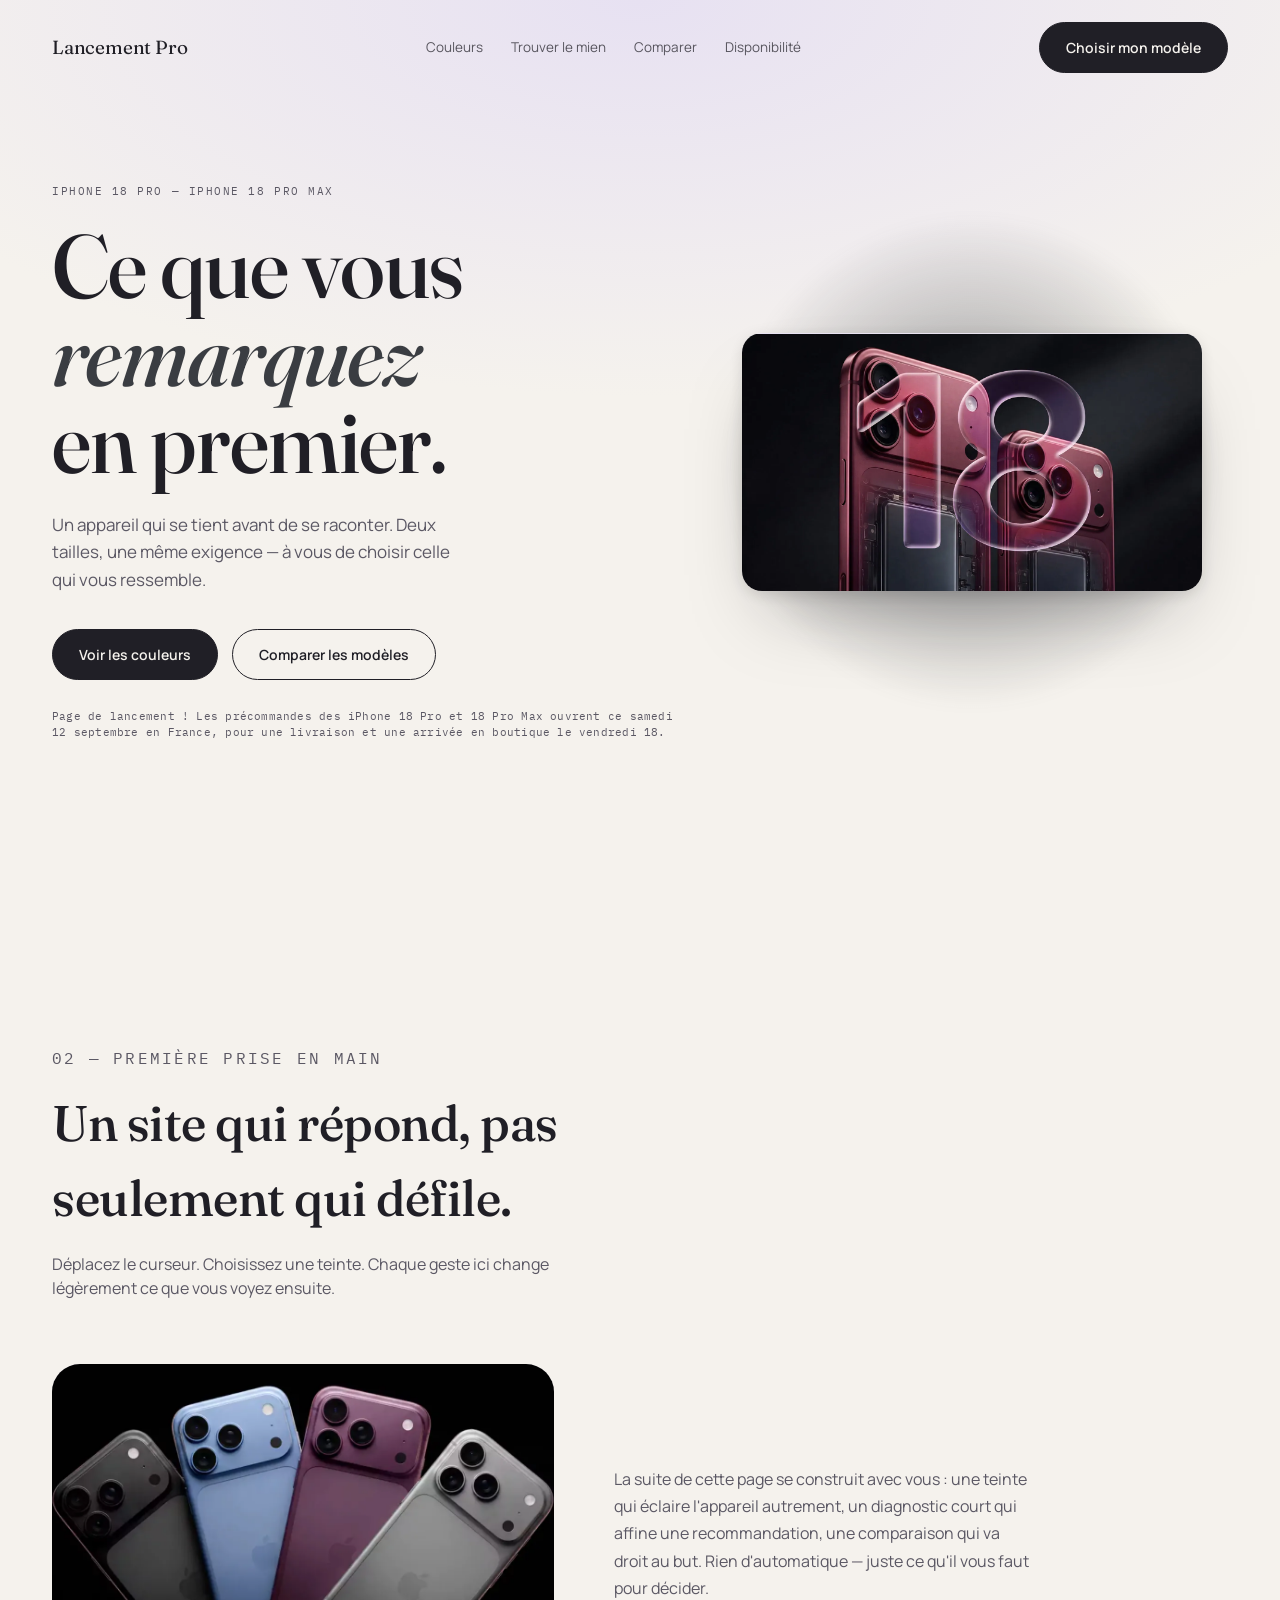
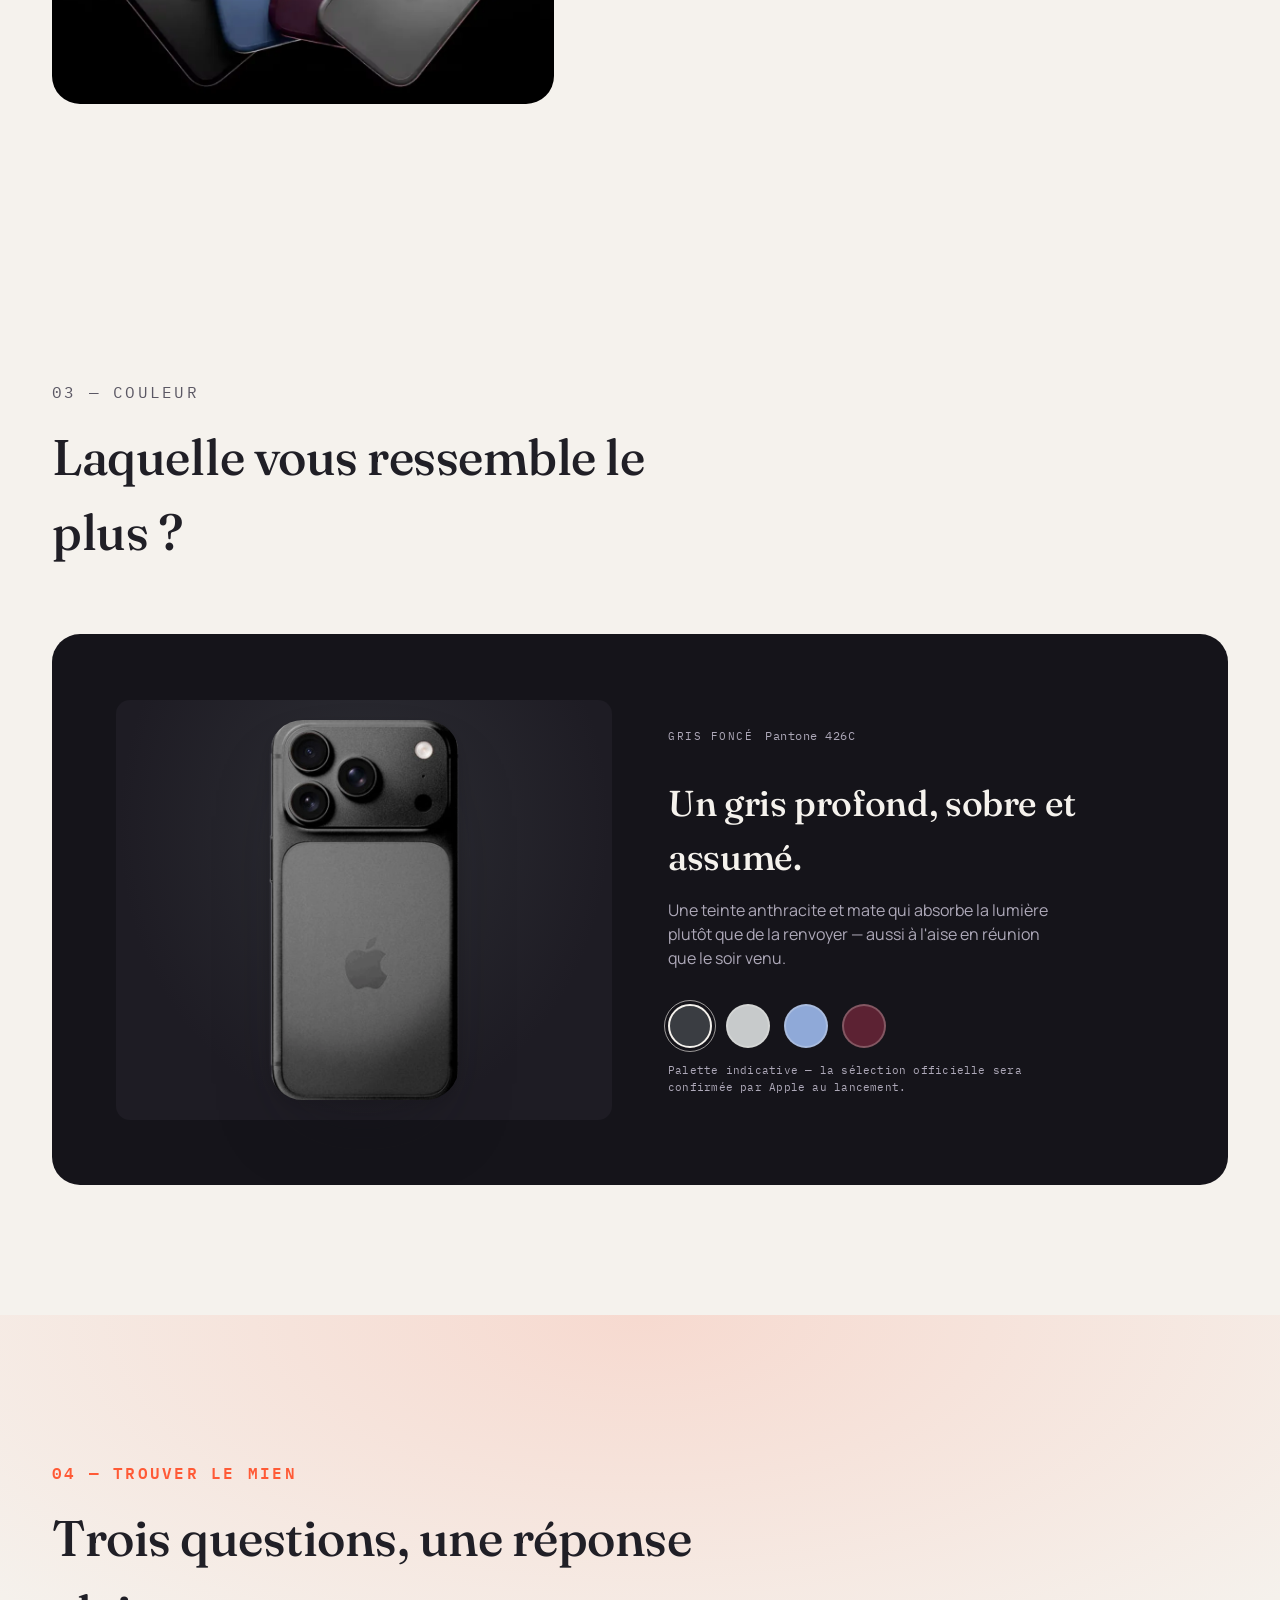
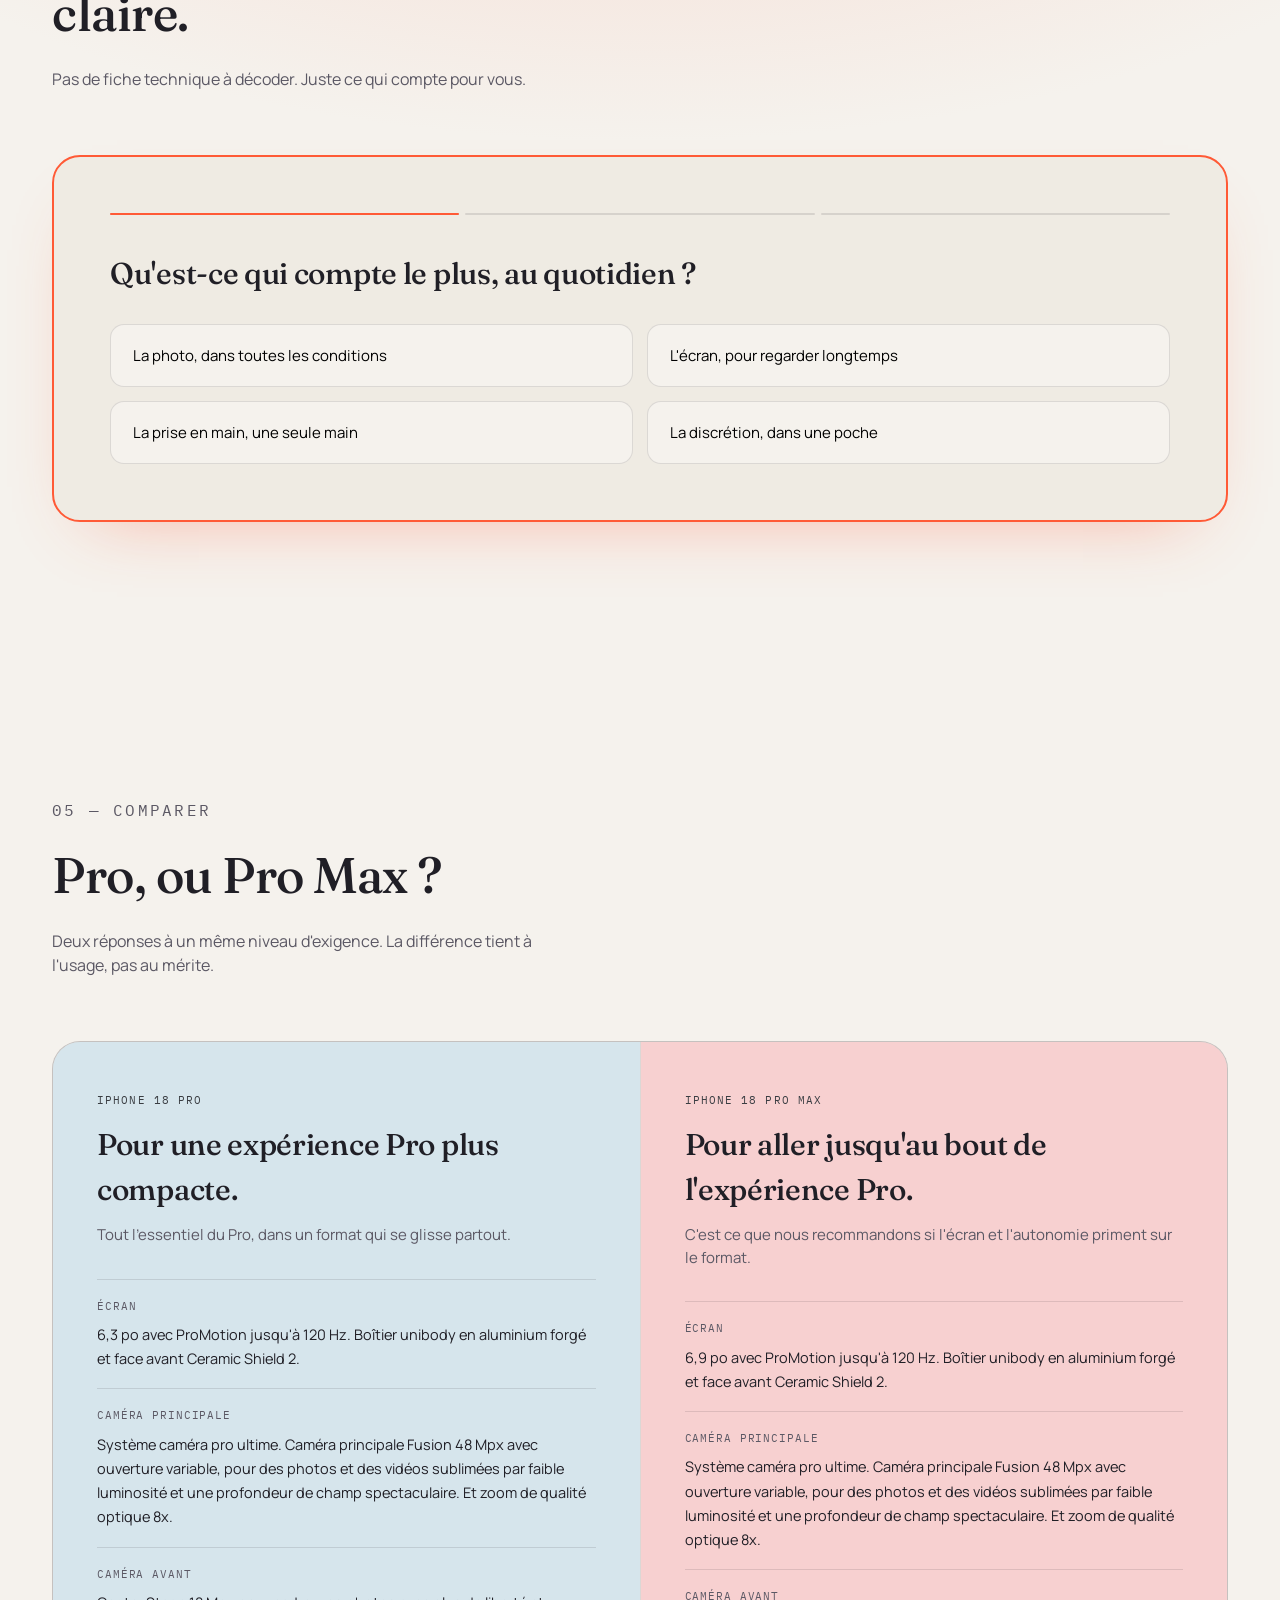
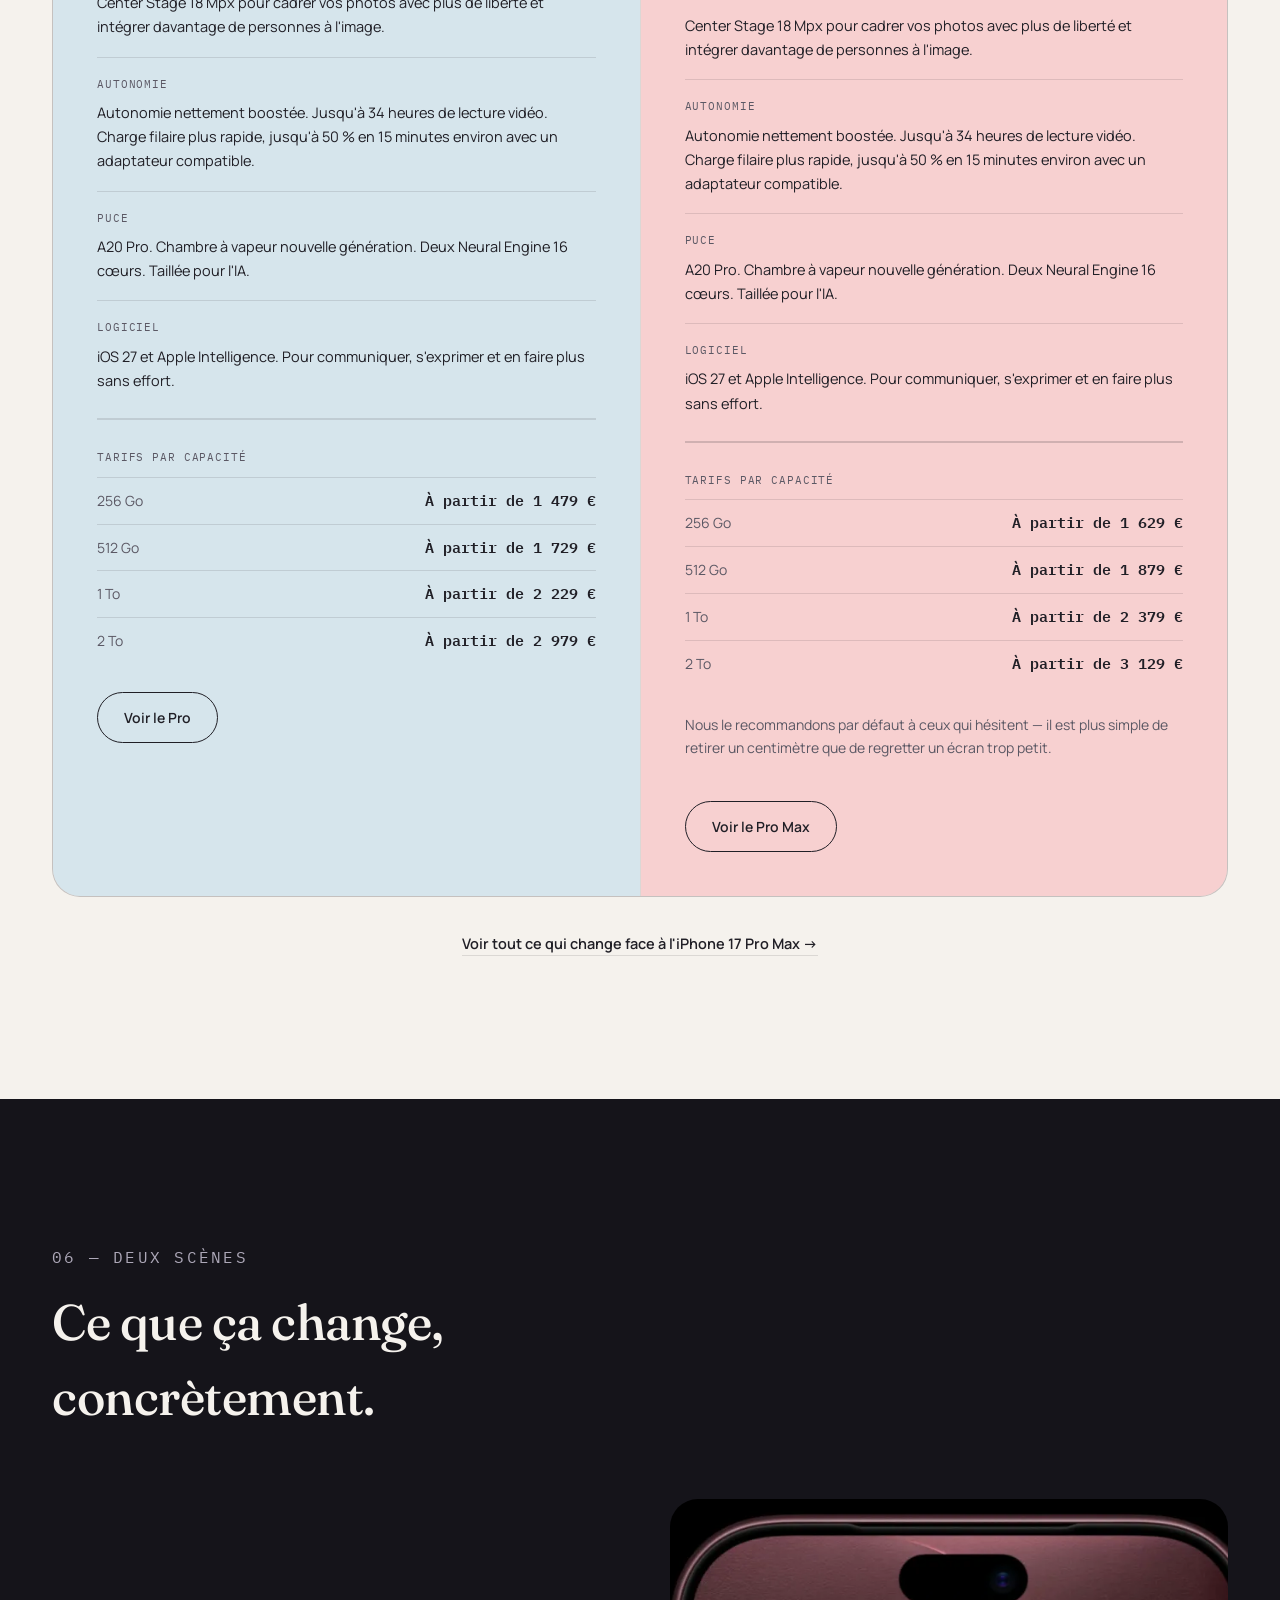
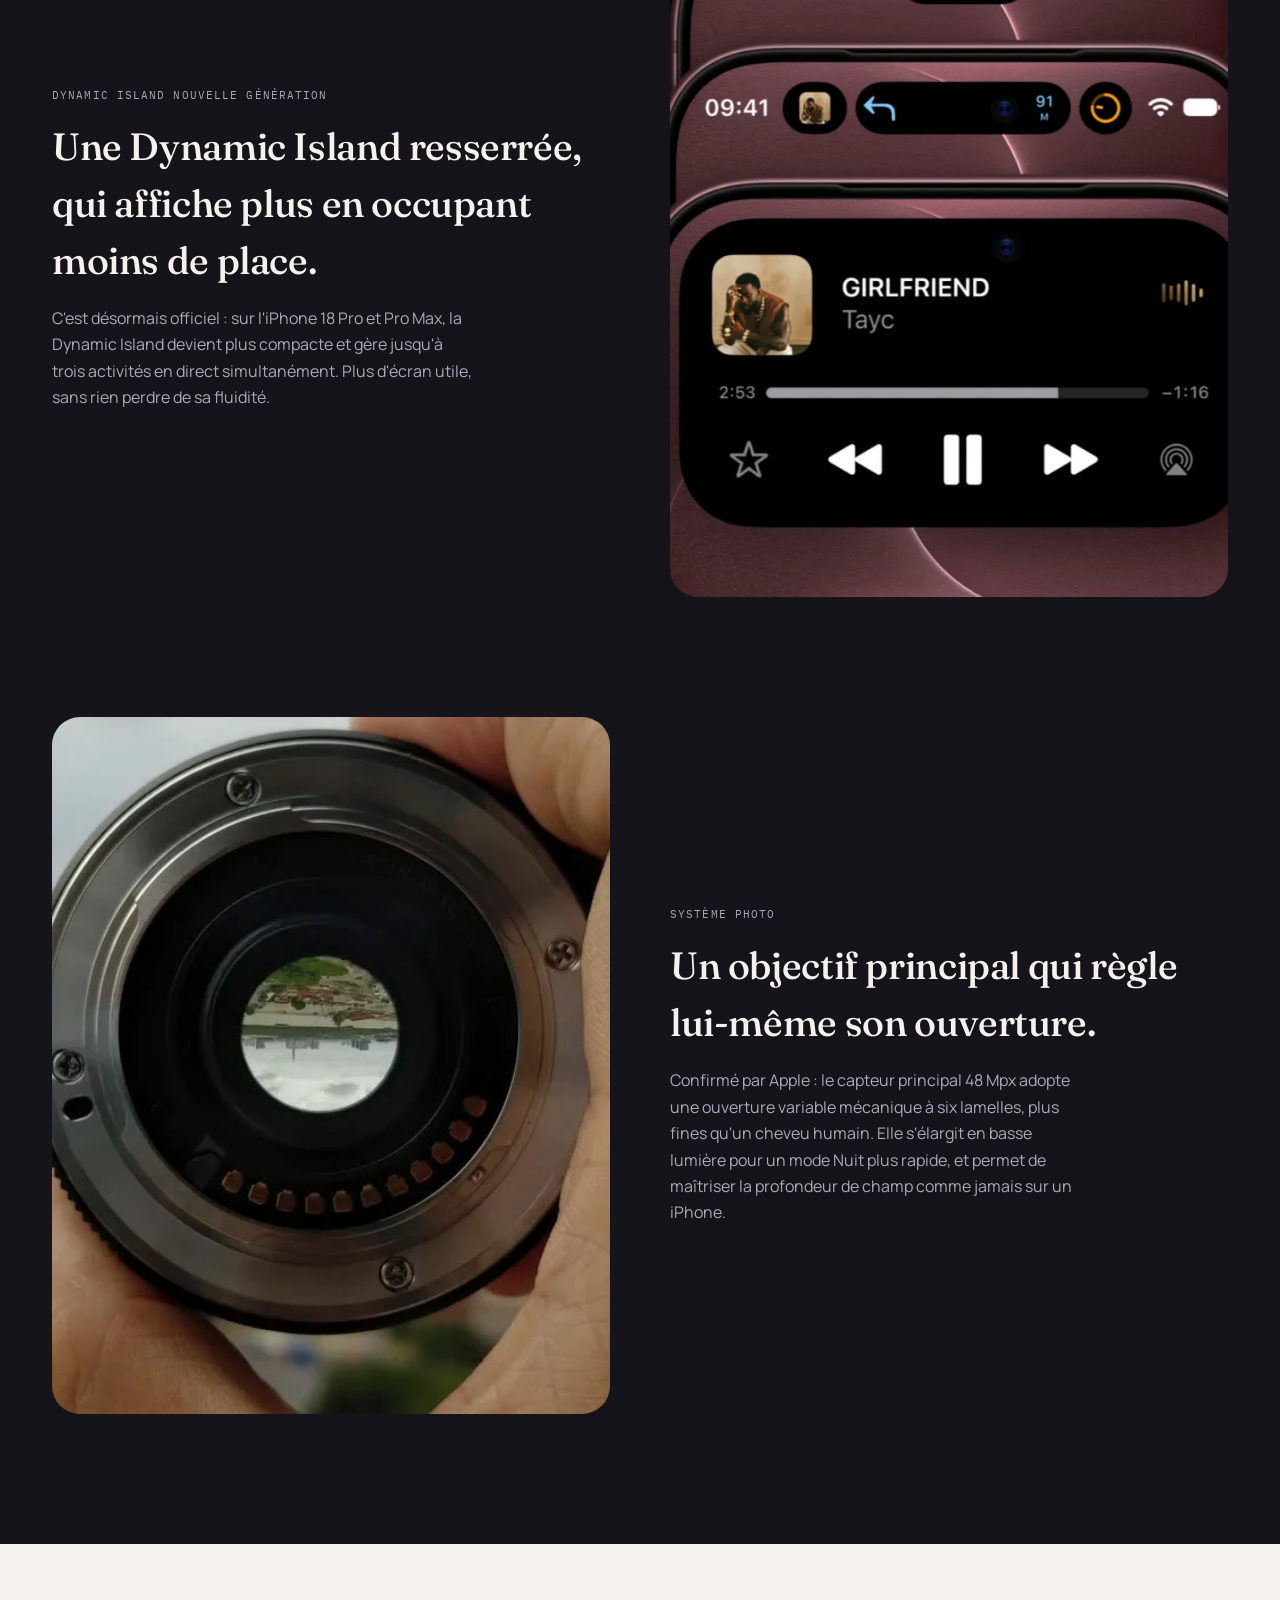
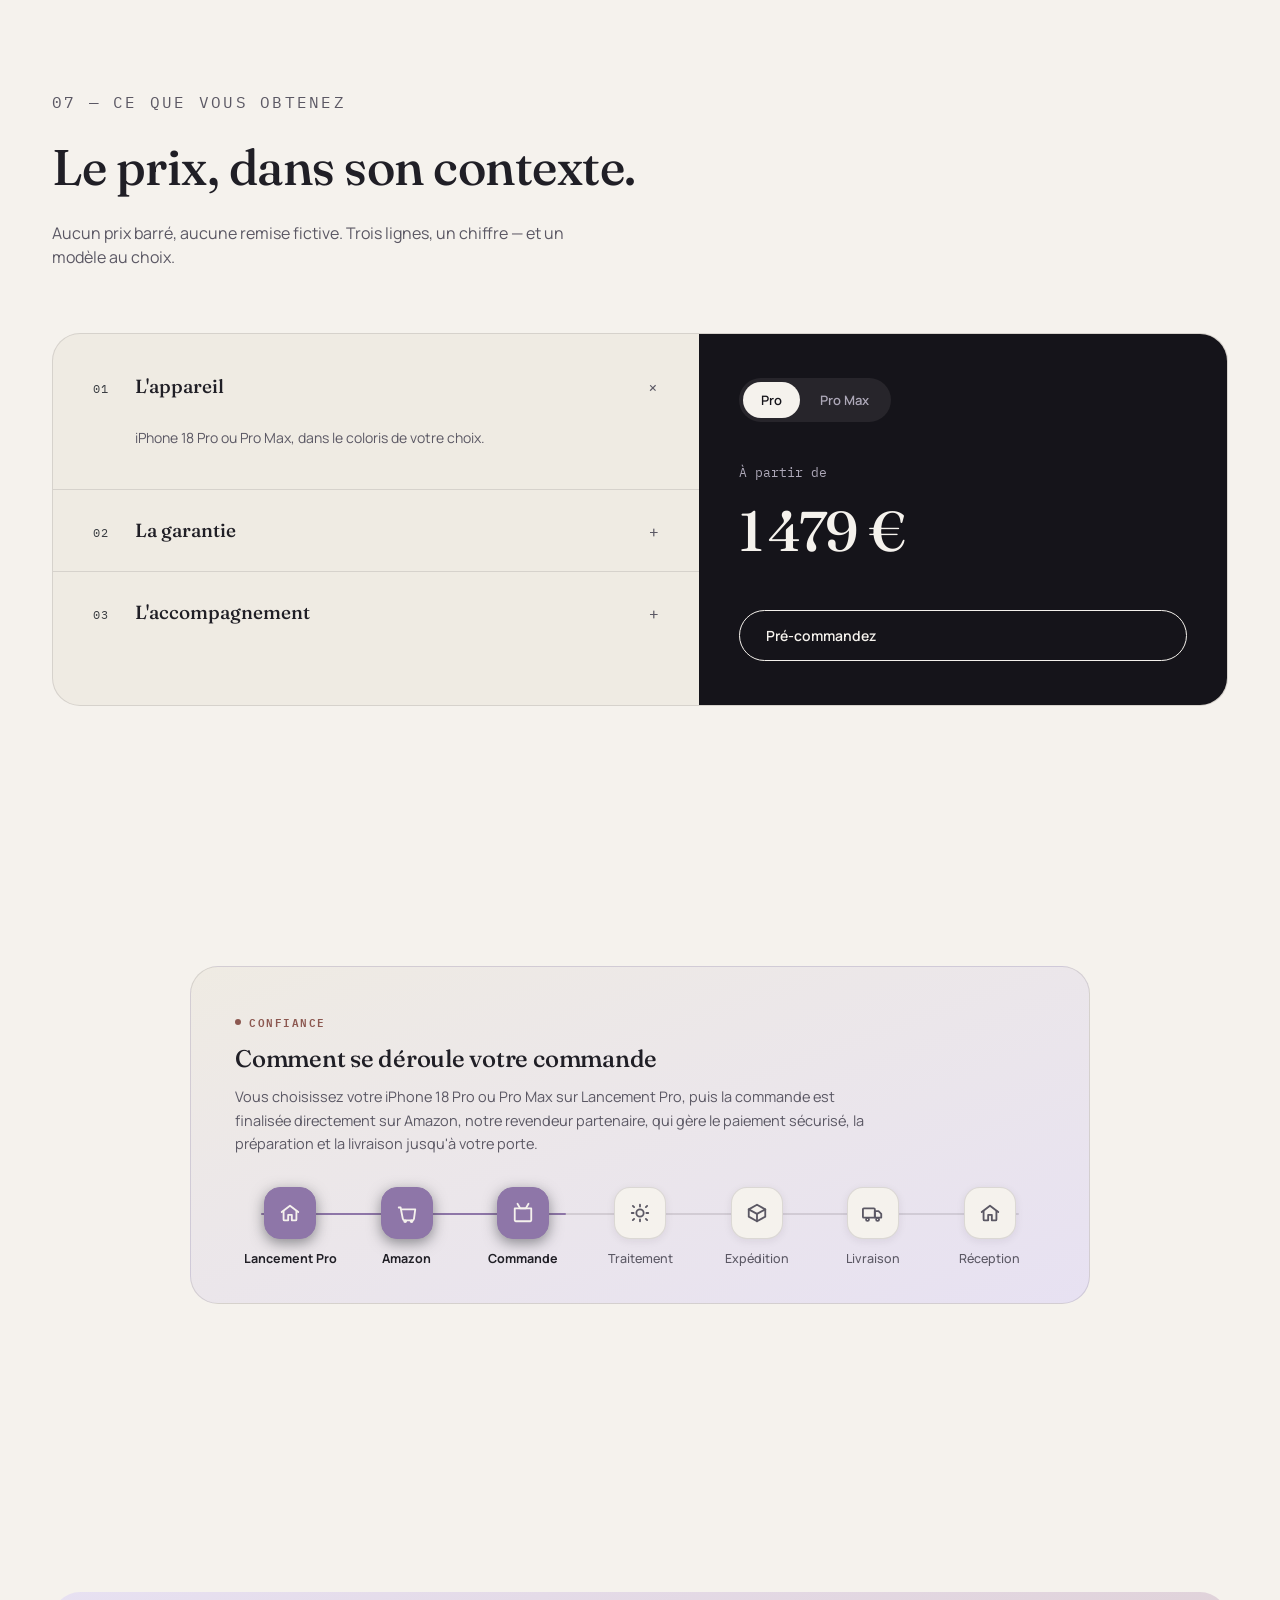
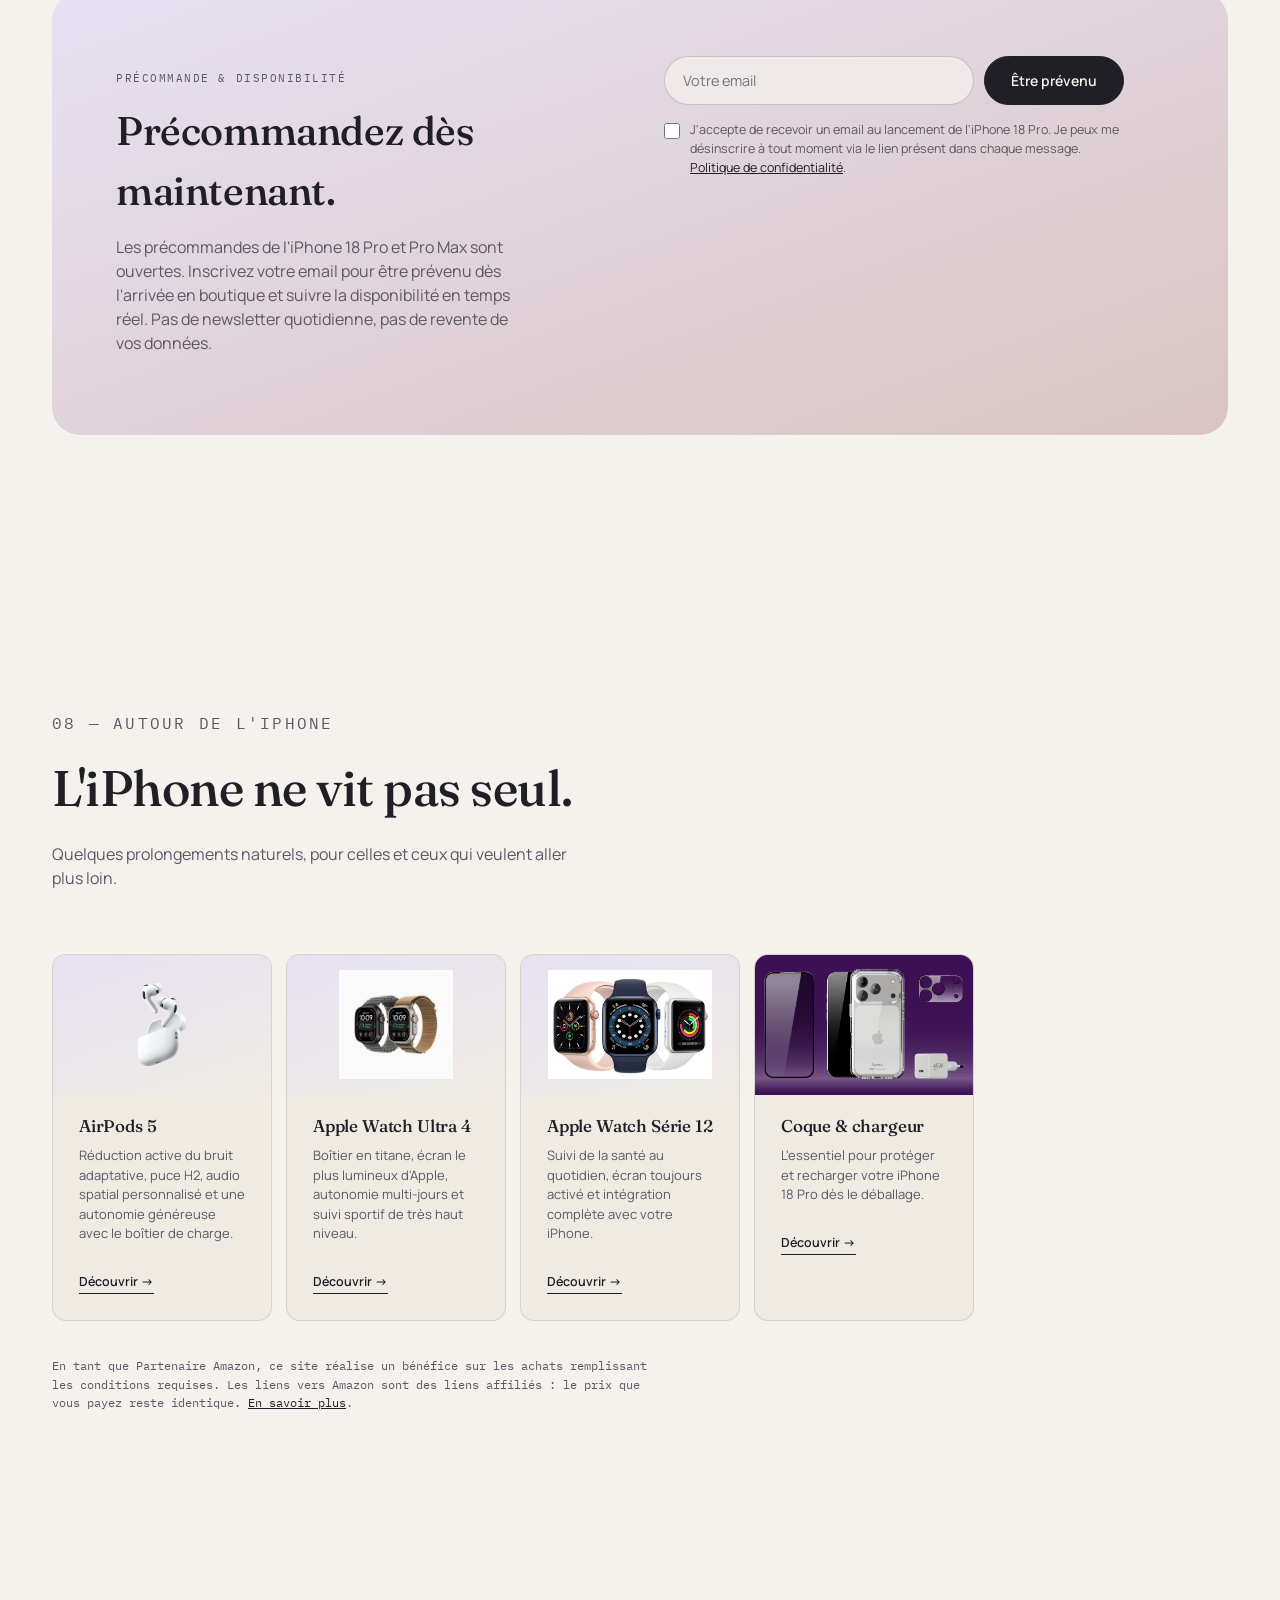
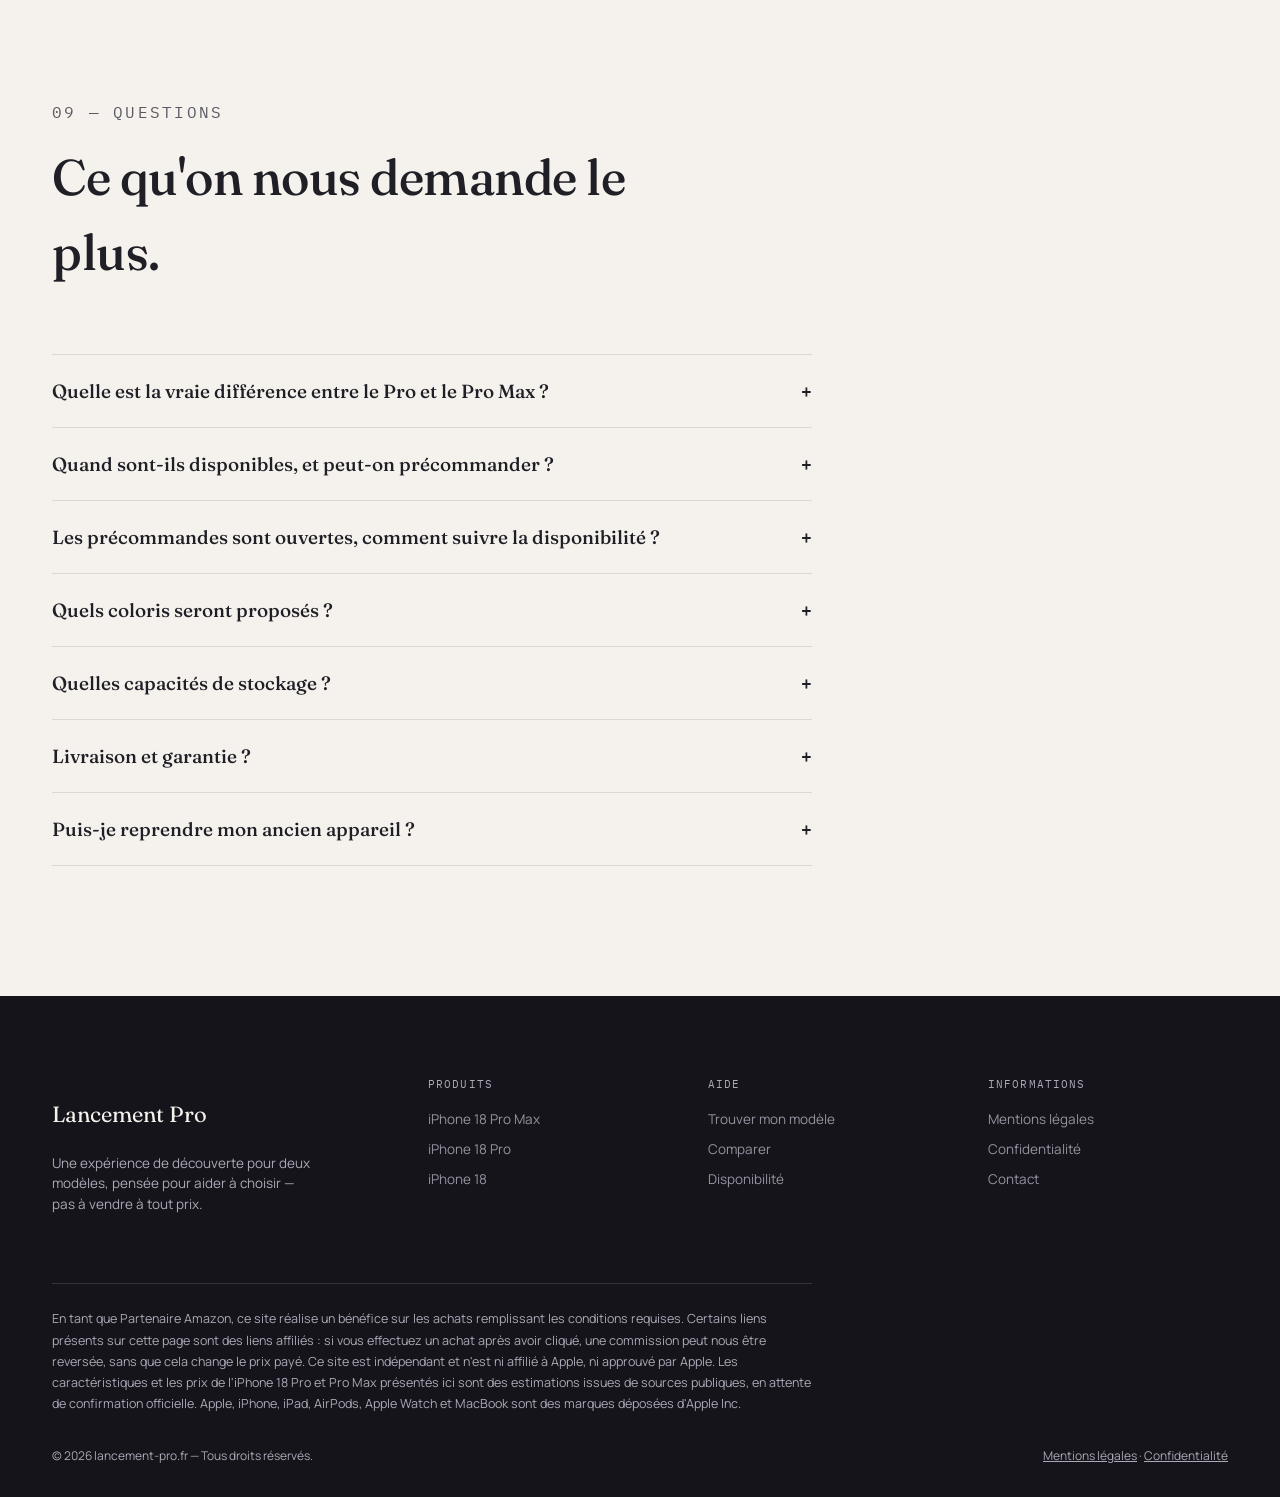
<file: index.html>
<!DOCTYPE html>
<html lang="fr">
<head>
<meta charset="UTF-8">
<meta name="viewport" content="width=device-width, initial-scale=1.0">

<!-- ============================================================
     À RENSEIGNER AVANT MISE EN LIGNE
     Remplacez partout https://www.lancement-pro.fr par votre domaine réel.
     Un simple rechercher/remplacer suffit.
     ============================================================ -->

<title>iPhone 18 Pro et Pro Max : date de sortie, précommande et prix</title>
<meta name="description" content="iPhone 18 Pro et Pro Max : date de sortie estimée, précommande, disponibilité et prix attendu, coloris et appareil photo. Comparatif des deux modèles et diagnostic pour choisir le vôtre avant le lancement officiel.">
<link rel="canonical" href="https://www.lancement-pro.fr/">
<meta name="robots" content="index, follow, max-image-preview:large">
<meta name="theme-color" content="#F5F2ED">

<!-- Open Graph / partage social -->
<meta property="og:type" content="website">
<meta property="og:locale" content="fr_FR">
<meta property="og:site_name" content="Lancement Pro">
<meta property="og:title" content="iPhone 18 Pro et Pro Max : date de sortie, précommande et prix">
<meta property="og:description" content="Date de sortie estimée, précommande, disponibilité et prix attendu, coloris et appareil photo. Comparatif Pro / Pro Max et diagnostic pour choisir votre modèle.">
<meta property="og:url" content="https://www.lancement-pro.fr/">
<meta property="og:image" content="https://www.lancement-pro.fr/images/hero-iphone-18-pro-max.webp">
<meta property="og:image:alt" content="iPhone 18 Pro Max présenté dans quatre coloris">
<meta name="twitter:card" content="summary_large_image">
<meta name="twitter:title" content="iPhone 18 Pro Max : date de sortie, précommande et prix">
<meta name="twitter:description" content="Date de sortie estimée, précommande, disponibilité et prix attendu, coloris et appareil photo. Comparatif Pro / Pro Max.">
<meta name="twitter:image" content="https://www.lancement-pro.fr/images/hero-iphone-18-pro-max.webp">

<!-- Favicon : déposez ces fichiers à la racine (voir README) -->
<link rel="icon" href="/favicon.ico" sizes="any">
<link rel="icon" href="/favicon.svg" type="image/svg+xml">
<link rel="apple-touch-icon" href="/apple-touch-icon.png">

<!-- Polices : chargement non bloquant -->
<link rel="preconnect" href="https://fonts.googleapis.com">
<link rel="preconnect" href="https://fonts.gstatic.com" crossorigin>
<link rel="preload" as="style" href="https://fonts.googleapis.com/css2?family=Fraunces:ital,opsz,wght@0,9..144,300;0,9..144,400;0,9..144,500;0,9..144,600;1,9..144,400;1,9..144,500&family=Manrope:wght@400;500;600;700&family=IBM+Plex+Mono:wght@400;500&display=swap">
<link rel="stylesheet" href="https://fonts.googleapis.com/css2?family=Fraunces:ital,opsz,wght@0,9..144,300;0,9..144,400;0,9..144,500;0,9..144,600;1,9..144,400;1,9..144,500&family=Manrope:wght@400;500;600;700&family=IBM+Plex+Mono:wght@400;500&display=swap" media="print" onload="this.media='all'">
<noscript><link rel="stylesheet" href="https://fonts.googleapis.com/css2?family=Fraunces:ital,opsz,wght@0,9..144,300;0,9..144,400;0,9..144,500;0,9..144,600;1,9..144,400;1,9..144,500&family=Manrope:wght@400;500;600;700&family=IBM+Plex+Mono:wght@400;500&display=swap"></noscript>

<!-- Marque la page comme « JS actif » le plus tôt possible.
     Sans JS, les blocs .reveal restent visibles : le contenu ne disparaît jamais. -->
<script>document.documentElement.classList.add('js');</script>

<style>
/* ================= TOKENS ================= */
:root{
  --ivoire:#F5F2ED;
  --ivoire-2:#EFEBE3;
  --encre:#15141A;
  --encre-2:#1E1C24;
  --lavande:#E7E1F2;
  --argent:#C9CDD6;
  --rose:#D9C4C2;
  --mauve:#8E76A8;
  --accent: var(--mauve);
  --accent-soft: color-mix(in srgb, var(--accent) 22%, transparent);
  --accent-glow: color-mix(in srgb, var(--accent) 55%, transparent);
  --vivid:#FF5A36;
  --vivid-soft: color-mix(in srgb, var(--vivid) 16%, var(--ivoire));
  --vivid-glow: color-mix(in srgb, var(--vivid) 45%, transparent);
  --sky-blue:#8FC7E8;
  --sky-blue-soft: color-mix(in srgb, var(--sky-blue) 30%, var(--ivoire));
  --iphone-red:#8C5850;
  --iphone-red-soft: color-mix(in srgb, var(--iphone-red) 22%, var(--ivoire));
  --text-ink: #201F26;
  --text-ink-soft: #5B5864;
  --text-light: #F5F2ED;
  --text-light-soft: #ADA8B8;
  --line: rgba(32,31,38,0.12);
  --line-light: rgba(245,242,237,0.14);
  --radius-s: 6px;
  --radius-m: 14px;
  --radius-l: 28px;
  --ease: cubic-bezier(.22,1,.36,1);
  --font-display: "Fraunces", ui-serif, Georgia, serif;
  --font-body: "Manrope", ui-sans-serif, system-ui, sans-serif;
  --font-mono: "IBM Plex Mono", ui-monospace, monospace;
}

*,*::before,*::after{box-sizing:border-box;}
html{scroll-behavior:smooth;}
@media (prefers-reduced-motion: reduce){
  html{scroll-behavior:auto;}
  *,*::before,*::after{animation-duration:0.01ms !important;animation-iteration-count:1 !important;transition-duration:0.01ms !important;scroll-behavior:auto !important;}
}
body{
  margin:0;
  background:var(--ivoire);
  color:var(--text-ink);
  font-family:var(--font-body);
  font-size:16px;
  line-height:1.5;
  -webkit-font-smoothing:antialiased;
  overflow-x:hidden;
}
img{max-width:100%;display:block;height:auto;}
a{color:inherit;}
button{font-family:inherit;}
::selection{background:var(--accent-soft);color:var(--text-ink);}

.wrap{max-width:1240px;margin:0 auto;padding:0 32px;}
@media (max-width:720px){.wrap{padding:0 20px;}}

.eyebrow{
  font-family:var(--font-mono);
  font-size:11px;
  letter-spacing:0.14em;
  text-transform:uppercase;
  color:var(--text-ink-soft);
}
.eyebrow.on-dark{color:var(--text-light-soft);}
#diagnostic .eyebrow{color:var(--vivid);font-weight:600;}

h1,h2,h3{
  font-family:var(--font-display);
  font-weight:500;
  letter-spacing:-0.01em;
  margin:0;
}

.btn{
  display:inline-flex;
  align-items:center;
  gap:10px;
  padding:14px 26px;
  border-radius:999px;
  border:1px solid var(--text-ink);
  background:transparent;
  color:var(--text-ink);
  font-family:var(--font-body);
  font-weight:600;
  font-size:14px;
  cursor:pointer;
  text-decoration:none;
  transition:background .35s var(--ease), color .35s var(--ease), border-color .35s var(--ease), transform .2s var(--ease);
}
.btn:hover{background:var(--text-ink);color:var(--ivoire);}
.btn:active{transform:scale(0.98);}
.btn:focus-visible{outline:2px solid var(--accent);outline-offset:3px;}
.btn.primary{background:var(--text-ink);color:var(--ivoire);}
.btn.primary:hover{background:var(--accent);border-color:var(--accent);color:var(--encre);}
.btn.on-dark{border-color:var(--text-light);color:var(--text-light);}
.btn.on-dark:hover{background:var(--text-light);color:var(--encre);}

/* ================= NAV ================= */
header.site-nav{
  position:fixed;top:0;left:0;right:0;z-index:100;
  padding:22px 0;
  transition:padding .4s var(--ease), background .4s var(--ease), border-color .4s var(--ease);
  border-bottom:1px solid transparent;
}
header.site-nav.scrolled{
  padding:14px 0;
  background:rgba(245,242,237,0.86);
  backdrop-filter:blur(14px);
  -webkit-backdrop-filter:blur(14px);
  border-color:var(--line);
}
.nav-inner{display:flex;align-items:center;justify-content:space-between;gap:24px;}
.nav-mark{font-family:var(--font-display);font-size:19px;letter-spacing:-0.01em;text-decoration:none;}
.nav-links{display:flex;gap:28px;list-style:none;margin:0;padding:0;font-size:13.5px;}
/* Élément masqué à la demande, conservé dans le code pour réactivation ultérieure */
.nav-item-hidden{display:none;}
.nav-links a{text-decoration:none;opacity:.72;transition:opacity .25s;}
.nav-links a:hover,.nav-links a:focus-visible{opacity:1;}
.nav-cta{display:flex;align-items:center;gap:14px;}

/* Bouton hamburger — visible uniquement en dessous de 860px */
.nav-toggle{
  display:none;
  align-items:center;justify-content:center;
  width:44px;height:44px;
  padding:0;
  background:none;border:1px solid var(--line);border-radius:999px;
  cursor:pointer;
  transition:background .25s, border-color .25s;
}
.nav-toggle:focus-visible{outline:2px solid var(--accent);outline-offset:3px;}
.nav-toggle .bars{position:relative;width:18px;height:12px;display:block;}
.nav-toggle .bars span{
  position:absolute;left:0;width:100%;height:1.5px;
  background:var(--text-ink);border-radius:2px;
  transition:transform .3s var(--ease), opacity .2s var(--ease);
}
.nav-toggle .bars span:nth-child(1){top:0;}
.nav-toggle .bars span:nth-child(2){top:5px;}
.nav-toggle .bars span:nth-child(3){top:10px;}
.nav-toggle[aria-expanded="true"] .bars span:nth-child(1){transform:translateY(5px) rotate(45deg);}
.nav-toggle[aria-expanded="true"] .bars span:nth-child(2){opacity:0;}
.nav-toggle[aria-expanded="true"] .bars span:nth-child(3){transform:translateY(-5px) rotate(-45deg);}

/* Panneau de navigation mobile */
.nav-panel{
  display:none;
  position:fixed;inset:0;
  z-index:99;
  background:var(--ivoire);
  padding:104px 20px 40px;
  overflow-y:auto;
  opacity:0;
  transform:translateY(-12px);
  transition:opacity .3s var(--ease), transform .3s var(--ease);
}
.nav-panel.open{opacity:1;transform:translateY(0);}
.nav-panel ul{list-style:none;margin:0;padding:0;display:flex;flex-direction:column;gap:4px;}
.nav-panel a:not(.btn){
  display:block;
  padding:16px 0;
  font-family:var(--font-display);
  font-size:26px;
  font-weight:500;
  letter-spacing:-0.01em;
  text-decoration:none;
  border-bottom:1px solid var(--line);
}
.nav-panel a:not(.btn):focus-visible{outline:2px solid var(--accent);outline-offset:2px;}
.nav-panel .btn{margin-top:28px;width:100%;justify-content:center;}
body.nav-open{overflow:hidden;}

@media (max-width:860px){
  .nav-links{display:none;}
  .nav-cta .btn{display:none;}
  .nav-toggle{display:inline-flex;}
  .nav-panel:not([hidden]){display:block;}
}

/* ================= HERO ================= */
.hero{
  position:relative;
  min-height:100svh;
  display:flex;
  flex-direction:column;
  justify-content:center;
  background:radial-gradient(ellipse 120% 80% at 50% 0%, var(--lavande) 0%, var(--ivoire) 55%);
  padding-top:120px;
  padding-bottom:96px;
  overflow:hidden;
}
.hero-grid{
  display:grid;
  grid-template-columns:1.1fr 0.9fr;
  align-items:center;
  gap:40px;
  position:relative;
  z-index:2;
}
@media (max-width:900px){
  .hero-grid{grid-template-columns:1fr;text-align:left;}
}
@media (max-width:720px){
  .hero{min-height:auto;padding-top:132px;padding-bottom:72px;}
}
.hero-kicker{margin-bottom:22px;}
.hero h1{
  font-size:clamp(44px, 7vw, 92px);
  line-height:0.98;
  color:var(--text-ink);
}
.hero h1 em{font-style:italic;color:var(--accent);transition:color .5s var(--ease);}
.hero-sub{
  margin-top:26px;
  max-width:420px;
  font-size:17px;
  color:var(--text-ink-soft);
  line-height:1.6;
}
.hero-actions{display:flex;gap:14px;margin-top:36px;flex-wrap:wrap;}
.hero-note{margin-top:28px;font-family:var(--font-mono);font-size:11px;color:var(--text-ink-soft);letter-spacing:.02em;}

.hero-stage{
  position:relative;
  display:flex;align-items:center;justify-content:center;
  min-height:420px;
}
@media (max-width:720px){.hero-stage{min-height:280px;}}
.hero-stage .halo{
  position:absolute;
  width:520px;height:520px;
  max-width:100%;
  border-radius:50%;
  background:radial-gradient(circle, var(--accent-glow) 0%, transparent 68%);
  filter:blur(6px);
  transition:background 1s var(--ease);
  pointer-events:none;
}
.product-figure{
  position:relative;
  width:260px;
  aspect-ratio:0.5;
  will-change:transform;
  transition:transform .15s ease-out;
}
.hero-figure{width:100%;max-width:460px;aspect-ratio:801/450;}
.product-figure img{
  width:100%;height:100%;object-fit:cover;
  border-radius:34px;
  box-shadow:0 40px 80px -30px rgba(21,20,26,0.35), 0 4px 16px rgba(21,20,26,0.12);
}
.hero-figure img{object-fit:contain;border-radius:20px;background:linear-gradient(160deg,var(--lavande),var(--ivoire-2));}
/* ================= REVEAL ================= */
/* Masqué uniquement si JS est actif : sans JS le contenu reste lisible. */
.js .reveal{opacity:0;transform:translateY(28px);transition:opacity .9s var(--ease), transform .9s var(--ease);}
.js .reveal.in{opacity:1;transform:translateY(0);}
.reveal-delay-1{transition-delay:.08s;}
.reveal-delay-2{transition-delay:.16s;}
.reveal-delay-3{transition-delay:.24s;}

/* ================= SECTION SHELL ================= */
section{position:relative;padding:130px 0;}
@media (max-width:720px){section{padding:88px 0;}}
.section-head{max-width:640px;margin-bottom:64px;}
.section-head h2{font-size:clamp(30px,4.2vw,50px);margin-top:14px;}
.section-head p{margin-top:16px;color:var(--text-ink-soft);font-size:16px;max-width:520px;}

.dark-section{background:var(--encre);color:var(--text-light);}
.dark-section .section-head h2{color:var(--text-light);}
.dark-section .section-head p{color:var(--text-light-soft);}

/* ================= FIRST INTERACTION ================= */
.interaction-strip{
  display:grid;grid-template-columns:0.9fr 1.1fr;gap:60px;align-items:center;
}
@media (max-width:900px){.interaction-strip{grid-template-columns:1fr;gap:36px;}}
.orb-field{
  position:relative;height:340px;border-radius:var(--radius-l);
  background:linear-gradient(160deg, var(--lavande), var(--ivoire-2));
  overflow:hidden;
  display:flex;align-items:center;justify-content:center;
}
.orb{
  position:absolute;border-radius:50%;
  background:radial-gradient(circle at 30% 30%, #fff, var(--accent-soft) 60%, transparent 75%);
  transition:transform .4s var(--ease), background 1s var(--ease);
}
.orb1{width:180px;height:180px;top:20%;left:14%;}
.orb2{width:110px;height:110px;bottom:14%;right:18%;}
.orb3{width:70px;height:70px;top:50%;right:36%;}
.orb-product{
  position:absolute;
  inset:0;
  z-index:2;
  overflow:hidden;
  transition:transform .3s ease-out;
  will-change:transform;
}
.orb-product img{width:100%;height:100%;object-fit:cover;display:block;transform:scale(1.02);}
.interaction-copy{max-width:420px;color:var(--text-ink-soft);font-size:16px;line-height:1.7;}

/* ================= COLOR EXPERIENCE ================= */
.color-lab{
  border-radius:var(--radius-l);
  background:var(--encre);
  color:var(--text-light);
  padding:64px;
  display:grid;grid-template-columns:1fr 1fr;gap:56px;align-items:center;
  overflow:hidden;
  position:relative;
}
@media (max-width:900px){.color-lab{grid-template-columns:1fr;padding:40px 24px;gap:40px;}}
.chamber{
  position:relative;
  height:420px;
  border-radius:var(--radius-m);
  background:radial-gradient(ellipse at 50% 30%, var(--accent-glow) 0%, transparent 70%), var(--encre-2);
  display:flex;align-items:center;justify-content:center;
  transition:background 1s var(--ease);
}
.chamber .product-figure{width:190px;}
.color-copy h3{font-size:clamp(26px,3vw,36px);color:var(--text-light);}
.color-copy p{color:var(--text-light-soft);margin-top:14px;max-width:400px;min-height:48px;}
.color-note{margin-top:22px;font-family:var(--font-mono);font-size:11px;color:var(--text-light-soft);letter-spacing:.02em;}
.color-pantone{font-family:var(--font-mono);font-size:12px;color:var(--text-light-soft);letter-spacing:.04em;margin-left:10px;}
.color-badge{
  display:inline-flex;align-items:center;
  margin-left:12px;padding:3px 10px;
  border-radius:999px;background:var(--accent);color:var(--encre);
  font-family:var(--font-mono);font-size:10px;font-weight:600;
  letter-spacing:.08em;text-transform:uppercase;
  vertical-align:middle;
}
.color-copy .eyebrow-row{display:flex;align-items:center;flex-wrap:wrap;gap:2px;}
.swatches{display:flex;gap:14px;margin-top:34px;flex-wrap:wrap;}
.swatch{
  width:44px;height:44px;border-radius:50%;
  border:2px solid rgba(245,242,237,0.25);
  cursor:pointer;
  transition:transform .25s var(--ease), border-color .25s var(--ease);
  position:relative;
}
.swatch:hover{transform:scale(1.08);}
.swatch.active{border-color:var(--text-light);}
.swatch.active::after{
  content:'';position:absolute;inset:-6px;border-radius:50%;border:1px solid var(--text-light);opacity:.6;
}
.swatch:focus-visible{outline:2px solid var(--text-light);outline-offset:4px;}

/* ================= DIAGNOSTIC ================= */
#diagnostic{
  background: radial-gradient(ellipse 110% 70% at 50% 0%, var(--vivid-soft) 0%, transparent 65%);
}
.diagnostic{
  border:2px solid var(--vivid);
  border-radius:var(--radius-l);
  padding:56px;
  background:var(--ivoire-2);
  box-shadow:0 30px 70px -40px var(--vivid-glow);
}
@media (max-width:720px){.diagnostic{padding:28px;}}
.diag-progress{display:flex;gap:6px;margin-bottom:36px;}
.diag-progress span{height:2px;flex:1;background:var(--line);border-radius:2px;overflow:hidden;position:relative;}
.diag-progress span::after{content:'';position:absolute;inset:0;background:var(--vivid);transform:scaleX(0);transform-origin:left;transition:transform .5s var(--ease);}
.diag-progress span.done::after{transform:scaleX(1);}
.diag-question{display:none;}
.diag-question.active{display:block;animation:fadeIn .5s var(--ease);}
@keyframes fadeIn{from{opacity:0;transform:translateY(10px);}to{opacity:1;transform:translateY(0);}}
.diag-question h3{font-size:clamp(22px,3vw,30px);margin-bottom:28px;}
.diag-options{display:grid;grid-template-columns:1fr 1fr;gap:14px;}
@media (max-width:600px){.diag-options{grid-template-columns:1fr;}}
.diag-option{
  text-align:left;
  padding:20px 22px;
  border-radius:var(--radius-m);
  border:1px solid var(--line);
  background:var(--ivoire);
  cursor:pointer;
  font-family:var(--font-body);
  font-size:15px;
  transition:border-color .25s, background .25s, transform .2s;
}
.diag-option:hover{border-color:var(--vivid);transform:translateY(-2px);}
.diag-option:focus-visible{outline:2px solid var(--vivid);outline-offset:2px;}
.diag-option:disabled{opacity:.55;cursor:default;}
.diag-option.selected:disabled{opacity:1;}
.diag-option.selected{
  background:var(--vivid);
  border-color:var(--vivid);
  color:#fff;
  transform:translateY(-2px);
  box-shadow:0 14px 30px -14px var(--vivid-glow);
}
.diag-result{display:none;}
.diag-result.active{display:block;animation:fadeIn .6s var(--ease);}
.diag-result-card{
  display:flex;gap:28px;align-items:center;
  padding:32px;border-radius:var(--radius-m);
  background:var(--ivoire);border:2px solid var(--vivid);
}
@media (max-width:600px){.diag-result-card{flex-direction:column;align-items:flex-start;}}
.diag-result-card .tag{font-family:var(--font-mono);font-size:11px;letter-spacing:.1em;text-transform:uppercase;color:var(--vivid);}
.diag-result-card h3{font-family:var(--font-display);font-size:26px;margin-top:8px;font-weight:500;color:var(--vivid);}
.diag-result-card p{color:var(--text-ink-soft);margin-top:10px;font-size:14.5px;}
.diag-restart{margin-top:20px;background:none;border:none;text-decoration:underline;cursor:pointer;color:var(--vivid);font-size:13px;padding:6px 0;}
.diag-restart:focus-visible{outline:2px solid var(--vivid);outline-offset:2px;}

/* ================= COMPARISON ================= */
.compare-grid{display:grid;grid-template-columns:1fr 1fr;gap:1px;background:var(--line);border-radius:var(--radius-l);overflow:hidden;border:1px solid var(--line);}
@media (max-width:820px){.compare-grid{grid-template-columns:1fr;}}
.compare-col{background:var(--ivoire);padding:44px;}
@media (max-width:600px){.compare-col{padding:28px;}}
#colPro{background:var(--sky-blue-soft);}
.compare-col.recommended{background:#F7D0D0;color:var(--text-ink);}
.compare-col.recommended .compare-row{border-color:rgba(32,31,38,0.12);}
.compare-badge{font-family:var(--font-mono);font-size:11px;letter-spacing:.1em;text-transform:uppercase;color:var(--accent);}
.compare-col.recommended .compare-badge{color:var(--accent);}
.compare-col h3{font-size:30px;margin-top:12px;}
.compare-col .compare-lede{margin-top:12px;color:var(--text-ink-soft);font-size:15px;}
.compare-col.recommended .compare-lede{color:var(--text-ink-soft);}
.compare-rows{margin-top:32px;display:flex;flex-direction:column;}
.compare-row{
  padding:18px 0;border-top:1px solid var(--line);
}
.compare-row-label{
  display:block;font-family:var(--font-mono);font-size:11px;letter-spacing:.08em;
  text-transform:uppercase;color:var(--text-ink-soft);margin-bottom:8px;
}
.compare-row-value{font-family:var(--font-body);font-size:14.5px;line-height:1.6;color:var(--text-ink);}
.compare-pricing{margin-top:8px;border-top:2px solid var(--line);padding-top:6px;}
.compare-col.recommended .compare-pricing{border-color:rgba(32,31,38,0.18);}
.compare-pricing-label{
  padding-top:12px;font-family:var(--font-mono);font-size:11px;letter-spacing:.08em;
  text-transform:uppercase;color:var(--text-ink-soft);
}
.price-tier{
  display:flex;justify-content:space-between;align-items:baseline;gap:16px;
  padding:12px 0;border-top:1px solid var(--line);
}
.compare-col.recommended .price-tier{border-color:rgba(32,31,38,0.12);}
.price-tier span:first-child{font-family:var(--font-body);font-size:14px;color:var(--text-ink-soft);}
.price-tier span:last-child{font-family:var(--font-mono);font-size:14.5px;font-weight:600;color:var(--text-ink);}
.compare-why{margin-top:28px;font-size:14px;color:var(--text-ink-soft);line-height:1.6;}
.compare-col.recommended .compare-why{color:var(--text-ink-soft);}
.compare-cta{margin-top:28px;}
.compare-more{margin-top:36px;text-align:center;font-size:14.5px;}
.compare-more a{text-decoration:none;font-weight:600;border-bottom:1px solid var(--line);padding-bottom:2px;transition:border-color .25s var(--ease), opacity .25s var(--ease);}
.compare-more a:hover,.compare-more a:focus-visible{border-color:var(--text-ink);}

/* ================= MOMENTS ================= */
.moment{
  display:grid;grid-template-columns:1fr 1fr;gap:60px;align-items:center;
}
.moment:nth-of-type(even){direction:rtl;}
.moment:nth-of-type(even) > *{direction:ltr;}
@media (max-width:900px){.moment,.moment:nth-of-type(even){grid-template-columns:1fr;direction:ltr;gap:36px;}}
.moment + .moment{margin-top:120px;}
@media (max-width:900px){.moment + .moment{margin-top:80px;}}
.moment-media{
  aspect-ratio:4/5;border-radius:var(--radius-l);
  background:linear-gradient(160deg, var(--lavande), var(--argent));
  position:relative;overflow:hidden;
}
.moment-media img{width:100%;height:100%;object-fit:cover;}
.moment-tag{font-family:var(--font-mono);font-size:11px;letter-spacing:.1em;text-transform:uppercase;color:var(--text-light-soft);}
.moment-copy h3{font-size:clamp(26px,3.4vw,38px);margin-top:14px;}
.moment-copy p{margin-top:16px;color:var(--text-light-soft);max-width:420px;line-height:1.65;}

/* ================= PRICE / VALUE ================= */
.value-ledger{
  display:grid;grid-template-columns:1.1fr 0.9fr;gap:0;
  border:1px solid var(--line);border-radius:var(--radius-l);
  overflow:hidden;background:var(--ivoire-2);
}
@media (max-width:860px){.value-ledger{grid-template-columns:1fr;}}
.ledger-list{padding:12px 0;}
.ledger-item{
  border-bottom:1px solid var(--line);
  padding:26px 40px;
  cursor:pointer;
  position:relative;
}
@media (max-width:600px){.ledger-item{padding:22px 24px;}}
.ledger-item:last-child{border-bottom:none;}
.ledger-row{display:flex;align-items:baseline;gap:18px;}
.ledger-index{
  font-family:var(--font-mono);font-size:12px;color:var(--accent);
  letter-spacing:.05em;flex-shrink:0;width:24px;
}
.ledger-title{
  font-family:var(--font-display);font-size:19px;font-weight:500;
  flex:1;
}
.ledger-plus{
  font-family:var(--font-mono);font-size:16px;color:var(--text-ink-soft);
  transition:transform .35s var(--ease);flex-shrink:0;
}
.ledger-item.open .ledger-plus{transform:rotate(45deg);}
.ledger-desc{
  max-height:0;overflow:hidden;transition:max-height .4s var(--ease);
  margin-left:42px;
}
.ledger-item.open .ledger-desc{max-height:200px;}
.ledger-desc p{padding-top:12px;font-size:14px;color:var(--text-ink-soft);line-height:1.6;max-width:420px;}

.price-panel{
  background:var(--encre);color:var(--text-light);
  padding:44px 40px;
  display:flex;flex-direction:column;justify-content:center;
  position:relative;
}
.price-toggle{
  display:inline-flex;background:rgba(245,242,237,0.08);border-radius:999px;padding:4px;gap:2px;
  margin-bottom:28px;width:fit-content;
}
.price-toggle button{
  font-family:var(--font-body);font-weight:600;font-size:13px;
  padding:9px 18px;border-radius:999px;border:none;background:transparent;
  color:var(--text-light-soft);cursor:pointer;transition:background .3s,color .3s;
}
.price-toggle button.active{background:var(--text-light);color:var(--encre);}
.price-toggle button:focus-visible{outline:2px solid var(--text-light);outline-offset:3px;}
.price-amount-row{font-family:var(--font-mono);font-size:13px;color:var(--text-light-soft);}
.price-amount{
  display:block;font-family:var(--font-display);font-weight:500;
  font-size:clamp(40px,5vw,56px);color:var(--text-light);margin-top:6px;
  letter-spacing:-0.01em;
}
.price-preorder-cta{margin-top:24px;}

/* ================= UPCOMING / EMAIL ================= */
.upcoming{
  border-radius:var(--radius-l);
  background:linear-gradient(160deg, var(--lavande) 0%, var(--rose) 100%);
  padding:64px;display:grid;grid-template-columns:1fr 1fr;gap:48px;align-items:start;
}
@media (max-width:900px){.upcoming{grid-template-columns:1fr;padding:36px 26px;gap:32px;}}
.upcoming .eyebrow{color:var(--text-ink-soft);}
.upcoming h2{font-size:clamp(28px,3.6vw,40px);margin-top:14px;}
.upcoming p{margin-top:14px;color:var(--text-ink-soft);max-width:400px;}
@media (prefers-reduced-motion: reduce){.signup-dot{animation:none;}}
.email-form{display:flex;flex-direction:column;gap:16px;max-width:460px;}
.email-row{display:flex;gap:10px;flex-wrap:wrap;}
.email-row input[type="email"]{
  flex:1;min-width:200px;padding:14px 18px;border-radius:999px;
  border:1px solid rgba(32,31,38,0.2);background:rgba(245,242,237,0.7);
  font-family:var(--font-body);font-size:14.5px;color:var(--text-ink);
}
.email-row input[type="email"]:focus-visible{outline:2px solid var(--text-ink);outline-offset:1px;}
.email-consent{display:flex;gap:10px;align-items:flex-start;font-size:12.5px;color:var(--text-ink-soft);line-height:1.5;}
.email-consent input[type="checkbox"]{
  margin:2px 0 0;width:16px;height:16px;flex-shrink:0;
  accent-color:var(--encre);cursor:pointer;
}
.email-consent label{cursor:pointer;}
.email-consent a{color:var(--text-ink);}
.email-msg{font-size:13px;font-family:var(--font-mono);min-height:18px;}
.email-msg.success{color:#3B6B4E;}
.email-msg.error{color:#B54A3F;}
/* Champ anti-robot : masqué visuellement, jamais rempli par un humain */
.hp-field{position:absolute;left:-9999px;width:1px;height:1px;overflow:hidden;}

/* ================= FAQ ================= */
.faq-list{border-top:1px solid var(--line);max-width:760px;}
.faq-item{border-bottom:1px solid var(--line);}
.faq-item h3{margin:0;font-size:inherit;font-weight:inherit;}
.faq-q{
  width:100%;text-align:left;background:none;border:none;cursor:pointer;
  display:flex;justify-content:space-between;align-items:center;gap:20px;
  padding:24px 0;font-family:var(--font-display);font-size:19px;font-weight:500;color:var(--text-ink);
}
.faq-q:focus-visible{outline:2px solid var(--accent);outline-offset:2px;}
.faq-q .plus{font-family:var(--font-mono);font-size:18px;transition:transform .3s var(--ease);flex-shrink:0;}
.faq-item.open .faq-q .plus{transform:rotate(45deg);}
.faq-a{max-height:0;overflow:hidden;transition:max-height .4s var(--ease);}
.faq-a p{padding-bottom:24px;color:var(--text-ink-soft);font-size:15px;max-width:600px;line-height:1.6;margin:0;}

/* ================= ECOSYSTEM ================= */
.eco-strip{display:flex;gap:14px;overflow-x:auto;padding-bottom:8px;scrollbar-width:none;}
.eco-strip::-webkit-scrollbar{display:none;}
.eco-card{
  flex:0 0 220px;border-radius:var(--radius-m);
  background:var(--ivoire-2);border:1px solid var(--line);
  padding:26px;
  overflow:hidden;
}
.eco-card .eco-dot{width:10px;height:10px;border-radius:50%;background:var(--accent);margin-bottom:18px;}
.eco-card .eco-photo{
  height:140px;margin:-26px -26px 18px -26px;
  display:flex;align-items:center;justify-content:center;
  background:linear-gradient(160deg, var(--lavande) 0%, var(--ivoire-2) 100%);
  overflow:hidden;
}
.eco-card .eco-photo img{max-width:78%;max-height:78%;object-fit:contain;width:auto;height:auto;}
.eco-card .eco-photo.cover-photo{padding:0;}
.eco-card .eco-photo.cover-photo img{width:100%;height:100%;max-width:100%;max-height:100%;object-fit:cover;}
.eco-card h3{font-family:var(--font-display);font-weight:500;font-size:17px;}
.eco-card p{margin-top:8px;font-size:13px;color:var(--text-ink-soft);}
.eco-card .eco-cta{
  display:inline-flex;align-items:center;gap:6px;
  margin-top:16px;
  font-family:var(--font-body);font-weight:600;font-size:12.5px;
  color:var(--text-ink);text-decoration:none;
  padding-bottom:2px;border-bottom:1px solid var(--text-ink);
  transition:color .25s, border-color .25s, gap .25s;
}
.eco-card .eco-cta:hover{color:var(--accent);border-color:var(--accent);gap:9px;}
.eco-card .eco-cta:focus-visible{outline:2px solid var(--accent);outline-offset:3px;}

/* Mention Partenaire Amazon */
.affiliate-note{
  margin-top:28px;
  font-family:var(--font-mono);
  font-size:11.5px;
  line-height:1.6;
  color:var(--text-ink-soft);
  max-width:620px;
}
.affiliate-note a{color:var(--text-ink);}

/* ================= FOOTER ================= */
footer{background:var(--encre);color:var(--text-light-soft);padding:80px 0 32px;}
.footer-grid{display:grid;grid-template-columns:1.4fr repeat(3,1fr);gap:40px;}
@media (max-width:800px){.footer-grid{grid-template-columns:1fr 1fr;}}
.footer-mark{font-family:var(--font-display);font-size:22px;color:var(--text-light);}
.footer-intro{margin-top:14px;max-width:260px;font-size:13.5px;}
.footer-col h2{font-family:var(--font-mono);font-size:11px;font-weight:400;letter-spacing:.1em;text-transform:uppercase;color:var(--text-light-soft);margin:0 0 16px;}
.footer-col ul{list-style:none;padding:0;margin:0;display:flex;flex-direction:column;gap:10px;font-size:13.5px;}
.footer-col a{text-decoration:none;opacity:.85;}
.footer-col a:hover,.footer-col a:focus-visible{opacity:1;text-decoration:underline;}
.footer-disclosure{
  margin-top:56px;padding-top:24px;border-top:1px solid var(--line-light);
  font-size:12.5px;line-height:1.7;max-width:760px;
}
.footer-disclosure a{color:var(--text-light);}
.footer-bottom{margin-top:32px;display:flex;justify-content:space-between;flex-wrap:wrap;gap:12px;font-size:12px;}

/* ================= BANDEAU COOKIES ================= */
/* N'apparaît que si une mesure d'audience est configurée (voir le JS). */
.cookie-banner{
  display:none;
  position:fixed;left:16px;right:16px;bottom:16px;z-index:200;
  max-width:560px;margin:0 auto;
  background:var(--encre);color:var(--text-light);
  border-radius:var(--radius-m);
  padding:24px;
  box-shadow:0 24px 60px -20px rgba(21,20,26,0.5);
}
.cookie-banner.show{display:block;}
.cookie-banner p{margin:0;font-size:13.5px;line-height:1.6;color:var(--text-light-soft);}
.cookie-banner a{color:var(--text-light);}
.cookie-actions{display:flex;gap:10px;margin-top:18px;flex-wrap:wrap;}
.cookie-actions .btn{padding:11px 20px;font-size:13px;}

.sr-only{position:absolute;width:1px;height:1px;padding:0;margin:-1px;overflow:hidden;clip:rect(0,0,0,0);white-space:nowrap;border:0;}
.skip-link{
  position:absolute;left:16px;top:-60px;z-index:300;
  background:var(--encre);color:var(--text-light);
  padding:12px 20px;border-radius:999px;font-size:13px;text-decoration:none;
  transition:top .2s var(--ease);
}
.skip-link:focus{top:16px;}

/* ================= RENFORTS MOBILE-FIRST ================= */
/* Zones tactiles agrandies (norme ~44px) sans changer l'apparence visuelle */
@media (max-width:600px){
  .eco-card .eco-cta{
    padding:10px 0;margin:8px -4px -8px;padding-left:4px;padding-right:4px;
    min-height:44px;display:inline-flex;align-items:center;
  }
  .price-toggle button{padding:12px 20px;min-height:44px;}
  .diag-restart{padding:12px 0;min-height:44px;display:inline-flex;align-items:center;}
  .faq-q{padding:20px 0;min-height:44px;}
  .swatch{width:48px;height:48px;}
  .compare-cta{min-height:46px;}
  .btn{min-height:46px;}
  .nav-toggle{min-width:44px;min-height:44px;}
}

/* Prise en compte des encoches / zones sûres iOS (notch, barre de gestes) */
@supports (padding: max(0px)){
  header.site-nav{padding-left:max(0px, env(safe-area-inset-left));padding-right:max(0px, env(safe-area-inset-right));}
  .cookie-banner{
    left:max(16px, calc(16px + env(safe-area-inset-left)));
    right:max(16px, calc(16px + env(safe-area-inset-right)));
    bottom:max(16px, calc(16px + env(safe-area-inset-bottom)));
  }
  .nav-panel{padding-bottom:max(40px, calc(40px + env(safe-area-inset-bottom)));}
}

/* Empêche tout débordement horizontal résiduel sur très petits écrans */
@media (max-width:380px){
  .wrap{padding:0 16px;}
  .diagnostic{padding:20px;}
  .compare-col{padding:22px;}
}
</style>
</head>
<body>

<a href="#contenu" class="skip-link">Aller au contenu principal</a>

<!-- ================= NAV ================= -->
<header class="site-nav" id="siteNav">
  <div class="wrap nav-inner">
    <a href="#top" class="nav-mark">Lancement Pro</a>
    <nav aria-label="Navigation principale">
      <ul class="nav-links">
        <!-- Lien masqué du menu à la demande — conservé dans le code pour réactivation ultérieure (retirer class="nav-item-hidden") -->
        <li class="nav-item-hidden"><a href="#pro-max">Pro Max</a></li>
        <li><a href="#couleurs">Couleurs</a></li>
        <li><a href="#diagnostic">Trouver le mien</a></li>
        <li><a href="iphone-18-pro-vs-17-pro-max.html">Comparer</a></li>
        <li><a href="#disponibilite">Disponibilité</a></li>
      </ul>
    </nav>
    <div class="nav-cta">
      <a href="#comparer" class="btn primary">Choisir mon modèle</a>
      <button type="button" class="nav-toggle" id="navToggle" aria-expanded="false" aria-controls="navPanel" aria-label="Ouvrir le menu">
        <span class="bars" aria-hidden="true"><span></span><span></span><span></span></span>
      </button>
    </div>
  </div>
</header>

<!-- Menu mobile -->
<div class="nav-panel" id="navPanel" hidden>
  <nav aria-label="Navigation mobile">
    <ul>
      <!-- Lien masqué du menu à la demande — conservé dans le code pour réactivation ultérieure (retirer class="nav-item-hidden") -->
      <li class="nav-item-hidden"><a href="#pro-max">Pro Max</a></li>
      <li><a href="#couleurs">Couleurs</a></li>
      <li><a href="#diagnostic">Trouver le mien</a></li>
      <li><a href="iphone-18-pro-vs-17-pro-max.html">Comparer</a></li>
      <li><a href="#disponibilite">Disponibilité</a></li>
      <li><a href="#ecosysteme">Autour de l'iPhone</a></li>
    </ul>
    <a href="#comparer" class="btn primary">Choisir mon modèle</a>
  </nav>
</div>

<main id="contenu">

<!-- ================= HERO ================= -->
<section class="hero" id="top">
  <div class="wrap hero-grid">
    <div>
      <p class="eyebrow hero-kicker">iPhone 18 Pro — iPhone 18 Pro Max</p>
      <h1>Ce que vous <em id="heroEm">remarquez</em><br>en premier.</h1>
      <p class="hero-sub">Un appareil qui se tient avant de se raconter. Deux tailles, une même exigence — à vous de choisir celle qui vous ressemble.</p>
      <div class="hero-actions">
        <a href="#couleurs" class="btn primary">Voir les couleurs</a>
        <a href="#comparer" class="btn">Comparer les modèles</a>
      </div>
      <p class="hero-note">Page de lancement&nbsp;! Les précommandes des iPhone 18 Pro et 18 Pro Max ouvrent ce samedi 12 septembre en France, pour une livraison et une arrivée en boutique le vendredi 18.</p>
    </div>
    <div class="hero-stage">
      <div class="halo" id="heroHalo"></div>
      <div class="product-figure hero-figure" id="heroProduct">
        <img src="images/hero-iphone-18-pro-max.webp" width="801" height="450" alt="iPhone 18 Pro Max présenté dans quatre coloris" fetchpriority="high" decoding="async">
      </div>
    </div>
  </div>
</section>

<!-- ================= FIRST INTERACTION ================= -->
<section>
  <div class="wrap">
    <div class="section-head reveal">
      <p class="eyebrow">02 — Première prise en main</p>
      <h2>Un site qui répond, pas seulement qui défile.</h2>
      <p>Déplacez le curseur. Choisissez une teinte. Chaque geste ici change légèrement ce que vous voyez ensuite.</p>
    </div>
    <div class="interaction-strip">
      <div class="orb-field reveal" id="orbField">
        <div class="orb orb1"></div>
        <div class="orb orb2"></div>
        <div class="orb orb3"></div>
        <div class="orb-product" id="orbProduct">
          <img src="images/orb-iphone-18-pro-max.webp" width="640" height="274" alt="iPhone 18 Pro Max vu de dos, quatre coloris alignés" loading="lazy" decoding="async">
        </div>
      </div>
      <div class="reveal reveal-delay-1">
        <p class="interaction-copy">La suite de cette page se construit avec vous&nbsp;: une teinte qui éclaire l'appareil autrement, un diagnostic court qui affine une recommandation, une comparaison qui va droit au but. Rien d'automatique — juste ce qu'il vous faut pour décider.</p>
      </div>
    </div>
  </div>
</section>

<!-- ================= COLOR EXPERIENCE ================= -->
<section id="couleurs">
  <div class="wrap">
    <div class="section-head reveal">
      <p class="eyebrow">03 — Couleur</p>
      <h2>Laquelle vous ressemble le plus&nbsp;?</h2>
    </div>
    <div class="color-lab reveal">
      <div class="chamber" id="chamber">
        <div class="product-figure">
          <img id="chamberImg" src="images/color-grisfonce.webp" alt="iPhone 18 Pro Max, coloris gris foncé" loading="lazy" decoding="async">
        </div>
      </div>
      <div class="color-copy">
        <p class="eyebrow-row">
          <span class="eyebrow on-dark" id="colorEyebrow">Gris foncé</span><span class="color-pantone" id="colorPantone">Pantone 426C</span>
        </p>
        <h3 id="colorTitle">Un gris profond, sobre et assumé.</h3>
        <p id="colorDesc">Une teinte anthracite et mate qui absorbe la lumière plutôt que de la renvoyer — aussi à l'aise en réunion que le soir venu.</p>
        <div class="swatches" id="swatchGroup" role="group" aria-label="Choix de couleur">
          <!-- swatches injectés par le script -->
        </div>
        <p class="color-note">Palette indicative — la sélection officielle sera confirmée par Apple au lancement.</p>
      </div>
    </div>
  </div>
</section>

<!-- ================= DIAGNOSTIC ================= -->
<section id="diagnostic">
  <div class="wrap">
    <div class="section-head reveal">
      <p class="eyebrow">04 — Trouver le mien</p>
      <h2>Trois questions, une réponse claire.</h2>
      <p>Pas de fiche technique à décoder. Juste ce qui compte pour vous.</p>
    </div>

    <div class="diagnostic reveal">
      <div class="diag-progress" aria-hidden="true">
        <span class="step-dot done" data-step="1"></span>
        <span class="step-dot" data-step="2"></span>
        <span class="step-dot" data-step="3"></span>
      </div>

      <div class="diag-question active" data-q="1">
        <h3>Qu'est-ce qui compte le plus, au quotidien&nbsp;?</h3>
        <div class="diag-options">
          <button type="button" class="diag-option" data-score="max">La photo, dans toutes les conditions</button>
          <button type="button" class="diag-option" data-score="max">L'écran, pour regarder longtemps</button>
          <button type="button" class="diag-option" data-score="pro">La prise en main, une seule main</button>
          <button type="button" class="diag-option" data-score="pro">La discrétion, dans une poche</button>
        </div>
      </div>

      <div class="diag-question" data-q="2">
        <h3>Une journée chargée ressemble à quoi&nbsp;?</h3>
        <div class="diag-options">
          <button type="button" class="diag-option" data-score="max">Beaucoup de vidéo, de son, de lecture</button>
          <button type="button" class="diag-option" data-score="max">Un usage intense, sans recharger</button>
          <button type="button" class="diag-option" data-score="pro">Des allers-retours, léger et rapide</button>
          <button type="button" class="diag-option" data-score="pro">Un usage mesuré, sans y penser</button>
        </div>
      </div>

      <div class="diag-question" data-q="3">
        <h3>Et le geste, en main&nbsp;?</h3>
        <div class="diag-options">
          <button type="button" class="diag-option" data-score="max">Plus grand, plus immersif</button>
          <button type="button" class="diag-option" data-score="pro">Plus compact, plus vif</button>
          <button type="button" class="diag-option" data-score="max">Peu importe, si l'expérience suit</button>
          <button type="button" class="diag-option" data-score="pro">Ce qui tient dans une poche</button>
        </div>
      </div>

      <div class="diag-result" id="diagResult" role="status" aria-live="polite">
        <div class="diag-result-card">
          <div>
            <span class="tag" id="resultTag">D'après vos réponses</span>
            <h3 id="resultTitle">iPhone 18 Pro Max</h3>
            <p id="resultDesc">Vous cherchez l'expérience la plus complète — écran, autonomie, image. C'est le sens du Pro Max.</p>
          </div>
        </div>
        <button type="button" class="diag-restart" id="diagRestart">Recommencer le diagnostic</button>
      </div>
    </div>
  </div>
</section>

<!-- ================= COMPARISON ================= -->
<section id="comparer">
  <div class="wrap">
    <div class="section-head reveal">
      <p class="eyebrow">05 — Comparer</p>
      <h2 id="pro-max">Pro, ou Pro Max&nbsp;?</h2>
      <p>Deux réponses à un même niveau d'exigence. La différence tient à l'usage, pas au mérite.</p>
    </div>
    <div class="compare-grid reveal">
      <div class="compare-col" id="colPro">
        <span class="compare-badge">iPhone 18 Pro</span>
        <h3>Pour une expérience Pro plus compacte.</h3>
        <p class="compare-lede">Tout l'essentiel du Pro, dans un format qui se glisse partout.</p>
        <div class="compare-rows">
          <div class="compare-row">
            <span class="compare-row-label">Écran</span>
            <span class="compare-row-value">6,3 po avec ProMotion jusqu'à 120 Hz. Boîtier unibody en aluminium forgé et face avant Ceramic Shield 2.</span>
          </div>
          <div class="compare-row">
            <span class="compare-row-label">Caméra principale</span>
            <span class="compare-row-value">Système caméra pro ultime. Caméra principale Fusion 48 Mpx avec ouverture variable, pour des photos et des vidéos sublimées par faible luminosité et une profondeur de champ spectaculaire. Et zoom de qualité optique 8x.</span>
          </div>
          <div class="compare-row">
            <span class="compare-row-label">Caméra avant</span>
            <span class="compare-row-value">Center Stage 18 Mpx pour cadrer vos photos avec plus de liberté et intégrer davantage de personnes à l'image.</span>
          </div>
          <div class="compare-row">
            <span class="compare-row-label">Autonomie</span>
            <span class="compare-row-value">Autonomie nettement boostée. Jusqu'à 34 heures de lecture vidéo. Charge filaire plus rapide, jusqu'à 50&nbsp;% en 15 minutes environ avec un adaptateur compatible.</span>
          </div>
          <div class="compare-row">
            <span class="compare-row-label">Puce</span>
            <span class="compare-row-value">A20 Pro. Chambre à vapeur nouvelle génération. Deux Neural Engine 16 cœurs. Taillée pour l'IA.</span>
          </div>
          <div class="compare-row">
            <span class="compare-row-label">Logiciel</span>
            <span class="compare-row-value">iOS 27 et Apple Intelligence. Pour communiquer, s'exprimer et en faire plus sans effort.</span>
          </div>
          <div class="compare-pricing">
            <p class="compare-pricing-label">Tarifs par capacité</p>
            <div class="price-tier"><span>256 Go</span><span>À partir de 1 479 €</span></div>
            <div class="price-tier"><span>512 Go</span><span>À partir de 1 729 €</span></div>
            <div class="price-tier"><span>1 To</span><span>À partir de 2 229 €</span></div>
            <div class="price-tier"><span>2 To</span><span>À partir de 2 979 €</span></div>
          </div>
        </div>
        <a href="iphone-18-pro-vs-17-pro-max.html" class="btn compare-cta">Voir le Pro</a>
      </div>
      <div class="compare-col recommended" id="colMax">
        <span class="compare-badge">iPhone 18 Pro Max</span>
        <h3>Pour aller jusqu'au bout de l'expérience Pro.</h3>
        <p class="compare-lede">C'est ce que nous recommandons si l'écran et l'autonomie priment sur le format.</p>
        <div class="compare-rows">
          <div class="compare-row">
            <span class="compare-row-label">Écran</span>
            <span class="compare-row-value">6,9 po avec ProMotion jusqu'à 120 Hz. Boîtier unibody en aluminium forgé et face avant Ceramic Shield 2.</span>
          </div>
          <div class="compare-row">
            <span class="compare-row-label">Caméra principale</span>
            <span class="compare-row-value">Système caméra pro ultime. Caméra principale Fusion 48 Mpx avec ouverture variable, pour des photos et des vidéos sublimées par faible luminosité et une profondeur de champ spectaculaire. Et zoom de qualité optique 8x.</span>
          </div>
          <div class="compare-row">
            <span class="compare-row-label">Caméra avant</span>
            <span class="compare-row-value">Center Stage 18 Mpx pour cadrer vos photos avec plus de liberté et intégrer davantage de personnes à l'image.</span>
          </div>
          <div class="compare-row">
            <span class="compare-row-label">Autonomie</span>
            <span class="compare-row-value">Autonomie nettement boostée. Jusqu'à 34 heures de lecture vidéo. Charge filaire plus rapide, jusqu'à 50&nbsp;% en 15 minutes environ avec un adaptateur compatible.</span>
          </div>
          <div class="compare-row">
            <span class="compare-row-label">Puce</span>
            <span class="compare-row-value">A20 Pro. Chambre à vapeur nouvelle génération. Deux Neural Engine 16 cœurs. Taillée pour l'IA.</span>
          </div>
          <div class="compare-row">
            <span class="compare-row-label">Logiciel</span>
            <span class="compare-row-value">iOS 27 et Apple Intelligence. Pour communiquer, s'exprimer et en faire plus sans effort.</span>
          </div>
          <div class="compare-pricing">
            <p class="compare-pricing-label">Tarifs par capacité</p>
            <div class="price-tier"><span>256 Go</span><span>À partir de 1 629 €</span></div>
            <div class="price-tier"><span>512 Go</span><span>À partir de 1 879 €</span></div>
            <div class="price-tier"><span>1 To</span><span>À partir de 2 379 €</span></div>
            <div class="price-tier"><span>2 To</span><span>À partir de 3 129 €</span></div>
          </div>
        </div>
        <p class="compare-why">Nous le recommandons par défaut à ceux qui hésitent — il est plus simple de retirer un centimètre que de regretter un écran trop petit.</p>
        <a href="iphone-18-pro-vs-17-pro-max.html" class="btn compare-cta">Voir le Pro Max</a>
      </div>
    </div>
    <p class="compare-more reveal">
      <a href="iphone-18-pro-vs-17-pro-max.html">Voir tout ce qui change face à l'iPhone 17 Pro Max →</a>
    </p>
  </div>
</section>

<!-- ================= MOMENTS ================= -->
<section class="dark-section">
  <div class="wrap">
    <div class="section-head reveal">
      <p class="eyebrow on-dark">06 — Deux scènes</p>
      <h2>Ce que ça change, concrètement.</h2>
    </div>

    <div class="moment reveal">
      <div class="moment-media">
        <img src="images/scene-ecran.webp" width="800" height="450" alt="Écran de l'iPhone 18 Pro Max sans îlot dynamique, Face ID intégré sous la dalle" loading="lazy" decoding="async">
      </div>
      <div class="moment-copy">
        <p class="moment-tag">Dynamic Island nouvelle génération</p>
        <h3>Une Dynamic Island resserrée, qui affiche plus en occupant moins de place.</h3>
        <p>C'est désormais officiel&nbsp;: sur l'iPhone 18 Pro et Pro Max, la Dynamic Island devient plus compacte et gère jusqu'à trois activités en direct simultanément. Plus d'écran utile, sans rien perdre de sa fluidité.</p>
      </div>
    </div>

    <div class="moment reveal">
      <div class="moment-media">
        <img src="images/scene-camera.webp" width="1300" height="614" alt="Détail du module photo arrière de l'iPhone 18 Pro Max" loading="lazy" decoding="async">
      </div>
      <div class="moment-copy">
        <p class="moment-tag">Système photo</p>
        <h3>Un objectif principal qui règle lui-même son ouverture.</h3>
        <p>Confirmé par Apple&nbsp;: le capteur principal 48&nbsp;Mpx adopte une ouverture variable mécanique à six lamelles, plus fines qu'un cheveu humain. Elle s'élargit en basse lumière pour un mode Nuit plus rapide, et permet de maîtriser la profondeur de champ comme jamais sur un iPhone.</p>
      </div>
    </div>
  </div>
</section>

<!-- ================= VALUE / PRICE ================= -->
<section>
  <div class="wrap">
    <div class="section-head reveal">
      <p class="eyebrow">07 — Ce que vous obtenez</p>
      <h2>Le prix, dans son contexte.</h2>
      <p>Aucun prix barré, aucune remise fictive. Trois lignes, un chiffre — et un modèle au choix.</p>
    </div>

    <div class="value-ledger reveal">
      <div class="ledger-list">
        <div class="ledger-item open" data-ledger>
          <div class="ledger-row">
            <span class="ledger-index">01</span>
            <span class="ledger-title">L'appareil</span>
            <span class="ledger-plus" aria-hidden="true">+</span>
          </div>
          <div class="ledger-desc"><p>iPhone 18 Pro ou Pro Max, dans le coloris de votre choix.</p></div>
        </div>
        <div class="ledger-item" data-ledger>
          <div class="ledger-row">
            <span class="ledger-index">02</span>
            <span class="ledger-title">La garantie</span>
            <span class="ledger-plus" aria-hidden="true">+</span>
          </div>
          <div class="ledger-desc"><p>Un an de garantie constructeur contre les défauts de fabrication, dès la sortie de la boîte — batterie comprise en cas de perte de capacité anormale. Pour aller plus loin (casse, dégât des eaux), AppleCare+ prend le relais.</p></div>
        </div>
        <div class="ledger-item" data-ledger>
          <div class="ledger-row">
            <span class="ledger-index">03</span>
            <span class="ledger-title">L'accompagnement</span>
            <span class="ledger-plus" aria-hidden="true">+</span>
          </div>
          <div class="ledger-desc"><p>Le transfert depuis votre ancien téléphone se fait sans y penser — Démarrage rapide sans fil, restauration iCloud, ou câble depuis un Mac ou un PC. Identifiant Apple, mots de passe et applications retrouvent leur place automatiquement.</p></div>
        </div>
      </div>

      <div class="price-panel">
        <div class="price-toggle" role="group" aria-label="Choix du modèle">
          <button type="button" class="active" data-price-model="pro" data-price="1479">Pro</button>
          <button type="button" data-price-model="promax" data-price="1629">Pro Max</button>
        </div>
        <p class="price-amount-row">
          À partir de
          <span class="price-amount" id="priceAmount">0 €</span>
        </p>
        <a href="https://www.amazon.fr/dp/B0HJBG9HKM?th=1&amp;linkCode=ll2&amp;tag=danybgv-21&amp;linkId=f405892b29eed7d1bedb0ce7a63fd329&amp;ref_=as_li_ss_tl" class="btn on-dark price-preorder-cta" id="pricePreorderCta" rel="sponsored nofollow noopener" target="_blank">Pré-commandez</a>
      </div>
    </div>
  </div>
</section>

<!-- ================= ORDER TRACK ILLUSTRATION ================= -->
<style>
.lp-track{max-width:900px;margin:0 auto 28px;padding:36px clamp(20px,4vw,44px);border-radius:var(--radius-l);background:linear-gradient(160deg, var(--ivoire-2) 0%, var(--lavande) 100%);border:1px solid var(--line);}
.lp-track-eyebrow{display:flex;align-items:center;gap:8px;font-family:var(--font-mono);font-size:11px;letter-spacing:0.14em;text-transform:uppercase;color:var(--iphone-red);font-weight:600;}
.lp-track-eyebrow::before{content:"";width:6px;height:6px;border-radius:50%;background:var(--iphone-red);}
.lp-track-title{margin-top:10px;font-family:var(--font-display);font-weight:500;font-size:clamp(19px,2.4vw,24px);color:var(--text-ink);}
.lp-track-desc{margin-top:8px;color:var(--text-ink-soft);font-size:14.5px;line-height:1.6;max-width:640px;}
.lp-track-row{display:flex;align-items:flex-start;justify-content:space-between;gap:6px;margin-top:32px;position:relative;}
.lp-track-row::before{content:"";position:absolute;top:26px;left:26px;right:26px;height:2px;background:var(--line);z-index:0;border-radius:2px;}
.lp-track-row::after{content:"";position:absolute;top:26px;left:26px;width:calc(((100% - 52px) / 6) * 2 + 52px);height:2px;background:var(--mauve);z-index:0;border-radius:2px;}
.lp-track-step{position:relative;z-index:1;display:flex;flex-direction:column;align-items:center;gap:12px;flex:1;min-width:0;}
.lp-track-icon{width:52px;height:52px;border-radius:16px;display:flex;align-items:center;justify-content:center;background:var(--text-light);border:1px solid var(--line);color:var(--text-ink-soft);flex-shrink:0;box-shadow:0 2px 8px rgba(32,31,38,0.08);transition:transform .3s var(--ease);}
.lp-track-step.brand .lp-track-icon{background:var(--encre);color:var(--text-light);border-color:var(--encre);box-shadow:0 4px 14px rgba(21,20,26,0.28);}
.lp-track-step.done .lp-track-icon{background:var(--mauve);color:var(--text-light);border-color:var(--mauve);box-shadow:0 4px 14px var(--accent-glow);}
.lp-track-icon svg{width:22px;height:22px;}
.lp-track-label{font-family:var(--font-body);font-size:12.5px;color:var(--text-ink-soft);text-align:center;line-height:1.3;font-weight:500;}
.lp-track-step.brand .lp-track-label,.lp-track-step.done .lp-track-label{color:var(--text-ink);font-weight:700;}
@media (max-width:700px){.lp-track{padding:24px 18px;}.lp-track-row{gap:2px;}.lp-track-label{font-size:10px;}.lp-track-icon{width:38px;height:38px;border-radius:12px;}.lp-track-icon svg{width:17px;height:17px;}.lp-track-row::before,.lp-track-row::after{top:19px;left:19px;}.lp-track-row::after{width:calc(((100% - 38px) / 6) * 2 + 38px);}.lp-track-row::before{right:19px;}}
</style>
<section>
  <div class="wrap">
    <div class="lp-track reveal">
      <p class="lp-track-eyebrow">Confiance</p>
      <h3 class="lp-track-title">Comment se déroule votre commande</h3>
      <p class="lp-track-desc">Vous choisissez votre iPhone 18 Pro ou Pro Max sur Lancement Pro, puis la commande est finalisée directement sur Amazon, notre revendeur partenaire, qui gère le paiement sécurisé, la préparation et la livraison jusqu'à votre porte.</p>
      <div class="lp-track-row">
        <div class="lp-track-step brand done">
          <span class="lp-track-icon"><svg viewBox="0 0 24 24" fill="none" stroke="currentColor" stroke-width="2" stroke-linecap="round" stroke-linejoin="round"><path d="M3 11l9-7 9 7"/><path d="M5 10v9a1 1 0 0 0 1 1h4v-6h4v6h4a1 1 0 0 0 1-1v-9"/></svg></span>
          <span class="lp-track-label">Lancement Pro</span>
        </div>
        <div class="lp-track-step done">
          <span class="lp-track-icon"><svg viewBox="0 0 24 24" fill="none" stroke="currentColor" stroke-width="2" stroke-linecap="round" stroke-linejoin="round"><path d="M3 6h2l2.4 12.2a2 2 0 0 0 2 1.8h8.2a2 2 0 0 0 2-1.6L21 8H6"/><circle cx="10" cy="21" r="1"/><circle cx="17" cy="21" r="1"/></svg></span>
          <span class="lp-track-label">Amazon</span>
        </div>
        <div class="lp-track-step done">
          <span class="lp-track-icon"><svg viewBox="0 0 24 24" fill="none" stroke="currentColor" stroke-width="2" stroke-linecap="round" stroke-linejoin="round"><path d="M6 2l3 5h6l3-5"/><path d="M3 7h18v13a1 1 0 0 1-1 1H4a1 1 0 0 1-1-1z"/></svg></span>
          <span class="lp-track-label">Commande</span>
        </div>
        <div class="lp-track-step">
          <span class="lp-track-icon"><svg viewBox="0 0 24 24" fill="none" stroke="currentColor" stroke-width="2" stroke-linecap="round" stroke-linejoin="round"><circle cx="12" cy="12" r="4"/><path d="M12 3v2M12 19v2M4.2 4.2l1.4 1.4M18.4 18.4l1.4 1.4M3 12h2M19 12h2M4.2 19.8l1.4-1.4M18.4 5.6l1.4-1.4"/></svg></span>
          <span class="lp-track-label">Traitement</span>
        </div>
        <div class="lp-track-step">
          <span class="lp-track-icon"><svg viewBox="0 0 24 24" fill="none" stroke="currentColor" stroke-width="2" stroke-linecap="round" stroke-linejoin="round"><path d="M21 8L12 3 3 8l9 5 9-5z"/><path d="M3 8v8l9 5 9-5V8"/><path d="M12 13v8"/></svg></span>
          <span class="lp-track-label">Expédition</span>
        </div>
        <div class="lp-track-step">
          <span class="lp-track-icon"><svg viewBox="0 0 24 24" fill="none" stroke="currentColor" stroke-width="2" stroke-linecap="round" stroke-linejoin="round"><rect x="1" y="7" width="13" height="10" rx="1"/><path d="M14 10h4l3 3v4h-7z"/><circle cx="6" cy="19" r="1.6"/><circle cx="17" cy="19" r="1.6"/></svg></span>
          <span class="lp-track-label">Livraison</span>
        </div>
        <div class="lp-track-step">
          <span class="lp-track-icon"><svg viewBox="0 0 24 24" fill="none" stroke="currentColor" stroke-width="2" stroke-linecap="round" stroke-linejoin="round"><path d="M3 11l9-7 9 7"/><path d="M5 10v9a1 1 0 0 0 1 1h4v-6h4v6h4a1 1 0 0 0 1-1v-9"/></svg></span>
          <span class="lp-track-label">Réception</span>
        </div>
      </div>
    </div>
  </div>
</section>

<!-- ================= UPCOMING / EMAIL CAPTURE ================= -->
<section id="disponibilite">
  <div class="wrap">
    <div class="upcoming reveal">
      <div>
        <p class="eyebrow">Précommande &amp; disponibilité</p>
        <h2>Précommandez dès maintenant.</h2>
        <p>Les précommandes de l'iPhone 18 Pro et Pro Max sont ouvertes. Inscrivez votre email pour être prévenu dès l'arrivée en boutique et suivre la disponibilité en temps réel. Pas de newsletter quotidienne, pas de revente de vos données.</p>
      </div>

      <!-- ============================================================
           FORMULAIRE BREVO
           ============================================================ -->
      <form class="email-form"
            id="emailForm"
            action="https://7a522e25.sibforms.com/serve/[base64]"
            method="POST"
            data-type="subscription"
            novalidate>
        <div class="email-row">
          <label for="emailInput" class="sr-only">Adresse email</label>
          <input type="email" id="emailInput" name="EMAIL" placeholder="Votre email" required autocomplete="email">
          <button type="submit" class="btn primary">Être prévenu</button>
        </div>

        <div class="email-consent">
          <input type="checkbox" id="emailConsent" name="OPT_IN" value="1" required>
          <label for="emailConsent">J'accepte de recevoir un email au lancement de l'iPhone 18 Pro. Je peux me désinscrire à tout moment via le lien présent dans chaque message. <a href="politique-confidentialite.html">Politique de confidentialité</a>.</label>
        </div>

        <!-- Champ anti-robot : laissé vide par un humain, rempli par les bots -->
        <div class="hp-field" aria-hidden="true">
          <label for="emailCheck">Ne remplissez pas ce champ</label>
          <input type="text" id="emailCheck" name="email_address_check" value="" tabindex="-1" autocomplete="off">
        </div>
        <input type="hidden" name="locale" value="fr">

        <p class="email-msg" id="emailMsg" role="status" aria-live="polite"></p>
      </form>
    </div>
  </div>
</section>

<!-- ================= ECOSYSTEM ================= -->
<section id="ecosysteme">
  <div class="wrap">
    <div class="section-head reveal">
      <p class="eyebrow">08 — Autour de l'iPhone</p>
      <h2>L'iPhone ne vit pas seul.</h2>
      <p>Quelques prolongements naturels, pour celles et ceux qui veulent aller plus loin.</p>
    </div>
    <div class="eco-strip reveal">
      <div class="eco-card">
        <div class="eco-photo"><img src="images/eco-airpods-pro-3.webp" width="814" height="814" alt="AirPods Pro 3" loading="lazy" decoding="async"></div>
        <h3>AirPods 5</h3>
        <p>Réduction active du bruit adaptative, puce H2, audio spatial personnalisé et une autonomie généreuse avec le boîtier de charge.</p>
        <a href="https://www.amazon.fr/Apple-%C3%89couteurs-AirPods-Bo%C3%AEtier-Charge/dp/B0HJB8ZJT5?th=1&amp;linkCode=ll2&amp;tag=danybgv-21&amp;linkId=3c886f550d0531b344feb4586ea0c4fa&amp;ref_=as_li_ss_tl" class="eco-cta" rel="sponsored nofollow noopener" target="_blank">Découvrir →</a>
      </div>
      <div class="eco-card">
        <div class="eco-photo"><img src="images/eco-apple-watch-series-11.webp" width="326" height="381" alt="Apple Watch Series 11" loading="lazy" decoding="async"></div>
        <h3>Apple Watch Ultra 4</h3>
        <p>Boîtier en titane, écran le plus lumineux d'Apple, autonomie multi-jours et suivi sportif de très haut niveau.</p>
        <a href="https://www.amazon.fr/Apple-Cellular-Bo%C3%AEtier-Titane-Naturel/dp/B0HJB4DZQW?&amp;linkCode=ll2&amp;tag=danybgv-21&amp;linkId=3f6dde3ad954998525788f88ea357234&amp;ref_=as_li_ss_tl" class="eco-cta" rel="sponsored nofollow noopener" target="_blank">Découvrir →</a>
      </div>
      <div class="eco-card">
        <div class="eco-photo"><img src="images/eco-ipad.webp" width="1736" height="1903" alt="iPad" loading="lazy" decoding="async"></div>
        <h3>Apple Watch Série 12</h3>
        <p>Suivi de la santé au quotidien, écran toujours activé et intégration complète avec votre iPhone.</p>
        <a href="https://www.amazon.fr/Apple-Watch-Bo%C3%AEtier-Aluminium-Noir/dp/B0HJB6DQ4H?&amp;linkCode=ll2&amp;tag=danybgv-21&amp;linkId=1d1641eafef1a0eebc17b0b72f56aa29&amp;ref_=as_li_ss_tl" class="eco-cta" rel="sponsored nofollow noopener" target="_blank">Découvrir →</a>
      </div>
      <div class="eco-card">
        <div class="eco-photo cover-photo"><img src="images/eco-macbook-neo.webp" width="980" height="654" alt="MacBook Neo 13 pouces" loading="lazy" decoding="async"></div>
        <h3>Coque &amp; chargeur</h3>
        <p>L'essentiel pour protéger et recharger votre iPhone 18 Pro dès le déballage.</p>
        <a href="https://www.amazon.fr/hz/wishlist/ls/Z6L2GEDDLG3F?&amp;linkCode=ll2&amp;tag=danybgv-21&amp;linkId=1578cca4374b5896e2b891a6735ba430&amp;ref_=as_li_ss_tl" class="eco-cta" rel="sponsored nofollow noopener" target="_blank">Découvrir →</a>
      </div>
    </div>

    <p class="affiliate-note">
      En tant que Partenaire Amazon, ce site réalise un bénéfice sur les achats remplissant les conditions requises. Les liens vers Amazon sont des liens affiliés&nbsp;: le prix que vous payez reste identique.
      <a href="mentions-legales.html">En savoir plus</a>.
    </p>
  </div>
</section>

<!-- ================= FAQ ================= -->
<section>
  <div class="wrap">
    <div class="section-head reveal">
      <p class="eyebrow">09 — Questions</p>
      <h2>Ce qu'on nous demande le plus.</h2>
    </div>
    <div class="faq-list reveal">
      <div class="faq-item">
        <h3><button type="button" class="faq-q"><span>Quelle est la vraie différence entre le Pro et le Pro Max&nbsp;?</span><span class="plus" aria-hidden="true">+</span></button></h3>
        <div class="faq-a"><p>Le format d'abord&nbsp;: 6,3 pouces pour le Pro, 6,9 pouces pour le Pro Max. Les deux embarquent la même puce A20 Pro gravée en 2&nbsp;nm, le même capteur principal à ouverture variable et la même Dynamic Island compacte. La vraie différence se joue sur l'autonomie&nbsp;: 36 heures de lecture vidéo pour le Pro, contre 45 heures pour le Pro Max — un record sur iPhone.</p></div>
      </div>
      <div class="faq-item">
        <h3><button type="button" class="faq-q"><span>Quand sont-ils disponibles, et peut-on précommander&nbsp;?</span><span class="plus" aria-hidden="true">+</span></button></h3>
        <div class="faq-a"><p>Apple a officialisé l'iPhone 18 Pro et Pro Max le 9 septembre 2026. Les précommandes sont ouvertes depuis le 12 septembre, et la commercialisation en boutique a démarré le 18 septembre. L'iPhone 18 standard, lui, n'est attendu qu'au printemps 2027.</p></div>
      </div>
      <div class="faq-item">
        <h3><button type="button" class="faq-q"><span>Les précommandes sont ouvertes, comment suivre la disponibilité&nbsp;?</span><span class="plus" aria-hidden="true">+</span></button></h3>
        <div class="faq-a"><p>Inscrivez votre email dans la section « Précommande &amp; disponibilité » de cette page&nbsp;: vous serez prévenu dès que le modèle et la capacité de votre choix sont disponibles, alors que les précommandes de l'iPhone 18 Pro et Pro Max ont ouvert le 12 septembre 2026.</p></div>
      </div>
      <div class="faq-item">
        <h3><button type="button" class="faq-q"><span>Quels coloris seront proposés&nbsp;?</span><span class="plus" aria-hidden="true">+</span></button></h3>
        <div class="faq-a"><p>Les teintes présentées ici — gris foncé, argent, bleu clair, Dark Cherry — servent à illustrer l'expérience. Le Dark Cherry serait la principale nouveauté de cette génération. La palette définitive sera confirmée par Apple au lancement.</p></div>
      </div>
      <div class="faq-item">
        <h3><button type="button" class="faq-q"><span>Quelles capacités de stockage&nbsp;?</span><span class="plus" aria-hidden="true">+</span></button></h3>
        <div class="faq-a"><p>La gamme de capacités attendue va de 128 Go à 1 To ou plus, selon les modèles standard et Pro.</p></div>
      </div>
      <div class="faq-item">
        <h3><button type="button" class="faq-q"><span>Livraison et garantie&nbsp;?</span><span class="plus" aria-hidden="true">+</span></button></h3>
        <div class="faq-a"><p>L'appareil est couvert un an contre les défauts de fabrication et les pannes qui ne viennent pas d'un choc ou d'une mauvaise manipulation — batterie comprise, en cas de perte de capacité anormale. Les dommages accidentels (écran fissuré, dégât des eaux) n'entrent pas dans cette garantie de base&nbsp;; AppleCare+ permet de les couvrir. Les conditions de livraison dépendent du revendeur choisi au moment de l'achat.</p></div>
      </div>
      <div class="faq-item">
        <h3><button type="button" class="faq-q"><span>Puis-je reprendre mon ancien appareil&nbsp;?</span><span class="plus" aria-hidden="true">+</span></button></h3>
        <div class="faq-a"><p>Apple et la plupart des revendeurs proposent une reprise de l'ancien appareil, dont le montant dépend du modèle et de son état. Les conditions exactes seront connues au lancement.</p></div>
      </div>
    </div>
  </div>
</section>

</main>

<!-- ================= FOOTER ================= -->
<footer>
  <div class="wrap">
    <div class="footer-grid">
      <div>
        <p class="footer-mark">Lancement Pro</p>
        <p class="footer-intro">Une expérience de découverte pour deux modèles, pensée pour aider à choisir — pas à vendre à tout prix.</p>
      </div>
      <div class="footer-col">
        <h2>Produits</h2>
        <ul>
          <li><a href="#pro-max">iPhone 18 Pro Max</a></li>
          <li><a href="#comparer">iPhone 18 Pro</a></li>
          <li><a href="#disponibilite">iPhone 18</a></li>
        </ul>
      </div>
      <div class="footer-col">
        <h2>Aide</h2>
        <ul>
          <li><a href="#diagnostic">Trouver mon modèle</a></li>
          <li><a href="#comparer">Comparer</a></li>
          <li><a href="#disponibilite">Disponibilité</a></li>
        </ul>
      </div>
      <div class="footer-col">
        <h2>Informations</h2>
        <ul>
          <li><a href="mentions-legales.html">Mentions légales</a></li>
          <li><a href="politique-confidentialite.html">Confidentialité</a></li>
          <li><a href="mentions-legales.html#contact">Contact</a></li>
        </ul>
      </div>
    </div>

    <p class="footer-disclosure">
      En tant que Partenaire Amazon, ce site réalise un bénéfice sur les achats remplissant les conditions requises.
      Certains liens présents sur cette page sont des liens affiliés&nbsp;: si vous effectuez un achat après avoir cliqué,
      une commission peut nous être reversée, sans que cela change le prix payé.
      Ce site est indépendant et n'est ni affilié à Apple, ni approuvé par Apple.
      Les caractéristiques et les prix de l'iPhone 18 Pro et Pro Max présentés ici sont des estimations issues de sources publiques,
      en attente de confirmation officielle. Apple, iPhone, iPad, AirPods, Apple Watch et MacBook sont des marques déposées d'Apple Inc.
    </p>

    <div class="footer-bottom">
      <span>© 2026 lancement-pro.fr — Tous droits réservés.</span>
      <span><a href="mentions-legales.html">Mentions légales</a> · <a href="politique-confidentialite.html">Confidentialité</a></span>
    </div>
  </div>
</footer>

<!-- ================= BANDEAU COOKIES ================= -->
<div class="cookie-banner" id="cookieBanner" role="dialog" aria-live="polite" aria-label="Gestion des cookies">
  <p>Ce site souhaite déposer des cookies de mesure d'audience et, le cas échéant, de publicité ciblée (Meta/Facebook) pour comprendre quelles pages sont consultées et mesurer l'efficacité de ses campagnes. Aucune donnée n'est revendue. Vous pouvez refuser sans perdre l'accès au contenu.</p>
  <div class="cookie-actions">
    <button type="button" class="btn primary" id="cookieAccept">Accepter</button>
    <button type="button" class="btn on-dark" id="cookieRefuse">Refuser</button>
  </div>
</div>

<!-- ================= DONNÉES STRUCTURÉES ================= -->
<script type="application/ld+json">
{
  "@context": "https://schema.org",
  "@graph": [
    {
      "@type": "WebSite",
      "@id": "https://www.lancement-pro.fr/#website",
      "url": "https://www.lancement-pro.fr/",
      "name": "iPhone 18 Pro",
      "inLanguage": "fr-FR"
    },
    {
      "@type": "WebPage",
      "@id": "https://www.lancement-pro.fr/#webpage",
      "url": "https://www.lancement-pro.fr/",
      "name": "iPhone 18 Pro et Pro Max : date de sortie, précommande et prix",
      "description": "Date de sortie estimée, précommande, disponibilité et prix attendu de l'iPhone 18 Pro et Pro Max. Comparatif des deux modèles et diagnostic pour choisir.",
      "isPartOf": { "@id": "https://www.lancement-pro.fr/#website" },
      "inLanguage": "fr-FR"
    },
    {
      "@type": "FAQPage",
      "@id": "https://www.lancement-pro.fr/#faq",
      "isPartOf": { "@id": "https://www.lancement-pro.fr/#webpage" },
      "mainEntity": [
        {
          "@type": "Question",
          "name": "Quelle est la vraie différence entre l'iPhone 18 Pro et le Pro Max ?",
          "acceptedAnswer": {
            "@type": "Answer",
            "text": "Le format, en priorité. Écran, autonomie et puce (A20 pour le Pro, A20 Pro pour le Pro Max) évoluent avec la taille. Les deux modèles partagent la même finition et la même génération technologique."
          }
        },
        {
          "@type": "Question",
          "name": "Quand l'iPhone 18 Pro et Pro Max seront-ils disponibles, et peut-on précommander ?",
          "acceptedAnswer": {
            "@type": "Answer",
            "text": "Apple lance traditionnellement ses iPhone en septembre, avec une période de précommande qui s'ouvre généralement quelques jours avant la disponibilité en boutique. Une annonce à l'automne 2026 est donc attendue pour l'iPhone 18 Pro et Pro Max, précommandes comprises. Le Pro et le Pro Max ouvriraient le bal, suivis par l'iPhone 18 standard début 2027."
          }
        },
        {
          "@type": "Question",
          "name": "Comment être alerté de l'ouverture des précommandes de l'iPhone 18 Pro Max ?",
          "acceptedAnswer": {
            "@type": "Answer",
            "text": "En s'inscrivant avec son email sur lancement-pro.fr, dans la section Précommande & disponibilité. Un seul message est envoyé, dès l'annonce officielle d'Apple, avec la date de sortie, l'ouverture des précommandes et le prix confirmé."
          }
        },
        {
          "@type": "Question",
          "name": "Quels coloris sont attendus pour l'iPhone 18 Pro ?",
          "acceptedAnswer": {
            "@type": "Answer",
            "text": "Les teintes évoquées à ce jour sont le gris foncé, l'argent, le bleu clair et le Dark Cherry — cette dernière étant présentée comme la principale nouveauté de la gamme. La palette définitive sera confirmée par Apple au lancement."
          }
        },
        {
          "@type": "Question",
          "name": "Quelles capacités de stockage sont prévues ?",
          "acceptedAnswer": {
            "@type": "Answer",
            "text": "La gamme de capacités attendue va de 128 Go à 1 To ou plus, selon les modèles standard et Pro."
          }
        },
        {
          "@type": "Question",
          "name": "Quelle garantie s'applique à l'iPhone 18 Pro ?",
          "acceptedAnswer": {
            "@type": "Answer",
            "text": "L'appareil est couvert un an contre les défauts de fabrication, batterie comprise en cas de perte de capacité anormale. Les dommages accidentels comme un écran fissuré ou un dégât des eaux n'entrent pas dans cette garantie de base : AppleCare+ permet de les couvrir."
          }
        },
        {
          "@type": "Question",
          "name": "Puis-je faire reprendre mon ancien iPhone ?",
          "acceptedAnswer": {
            "@type": "Answer",
            "text": "Apple et la plupart des revendeurs proposent une reprise de l'ancien appareil, dont le montant dépend du modèle et de son état. Les conditions exactes seront connues au lancement."
          }
        }
      ]
    }
  ]
}
</script>

<script>
(function(){
  "use strict";

  /* ============================================================
     CONFIGURATION
     ============================================================ */
  // Laissez vide tant que vous n'avez pas de mesure d'audience.
  // Dès que vous renseignez un identifiant, le bandeau cookies apparaît
  // et le script de mesure n'est chargé qu'après acceptation.
  var ANALYTICS_ID = "";
  // Identifiant du Pixel Meta (Facebook/Instagram Ads). Même logique :
  // vide = rien n'est chargé. Renseigné = chargé uniquement après acceptation du bandeau.
  var META_PIXEL_ID = "";

  var reducedMotion = window.matchMedia('(prefers-reduced-motion: reduce)').matches;

  /* ---------- NAV : ÉTAT AU SCROLL ---------- */
  var nav = document.getElementById('siteNav');
  function onScrollNav(){
    if(window.scrollY > 40){ nav.classList.add('scrolled'); }
    else{ nav.classList.remove('scrolled'); }
  }
  document.addEventListener('scroll', onScrollNav, {passive:true});
  onScrollNav();

  /* ---------- NAV : MENU MOBILE ---------- */
  var navToggle = document.getElementById('navToggle');
  var navPanel = document.getElementById('navPanel');

  function closeMenu(){
    navToggle.setAttribute('aria-expanded','false');
    navToggle.setAttribute('aria-label','Ouvrir le menu');
    navPanel.classList.remove('open');
    document.body.classList.remove('nav-open');
    window.setTimeout(function(){
      if(navToggle.getAttribute('aria-expanded') === 'false'){ navPanel.hidden = true; }
    }, 300);
  }

  function openMenu(){
    navPanel.hidden = false;
    // force un reflow pour que la transition démarre
    void navPanel.offsetWidth;
    navToggle.setAttribute('aria-expanded','true');
    navToggle.setAttribute('aria-label','Fermer le menu');
    navPanel.classList.add('open');
    document.body.classList.add('nav-open');
  }

  navToggle.addEventListener('click', function(){
    if(navToggle.getAttribute('aria-expanded') === 'true'){ closeMenu(); } else { openMenu(); }
  });

  navPanel.querySelectorAll('a').forEach(function(link){
    link.addEventListener('click', closeMenu);
  });

  document.addEventListener('keydown', function(e){
    if(e.key === 'Escape' && navToggle.getAttribute('aria-expanded') === 'true'){
      closeMenu();
      navToggle.focus();
    }
  });

  // Si l'écran repasse en desktop pendant que le menu est ouvert
  window.matchMedia('(min-width: 861px)').addEventListener('change', function(e){
    if(e.matches && navToggle.getAttribute('aria-expanded') === 'true'){ closeMenu(); }
  });

  /* ---------- APPARITION AU SCROLL ---------- */
  var revealEls = document.querySelectorAll('.reveal');
  if('IntersectionObserver' in window && !reducedMotion){
    var io = new IntersectionObserver(function(entries){
      entries.forEach(function(entry){
        if(entry.isIntersecting){
          entry.target.classList.add('in');
          io.unobserve(entry.target);
        }
      });
    }, {threshold:0.15, rootMargin:'0px 0px -60px 0px'});
    revealEls.forEach(function(el){ io.observe(el); });
  } else {
    revealEls.forEach(function(el){ el.classList.add('in'); });
  }

  /* ---------- PARALLAXE DU HERO ---------- */
  var heroStage = document.querySelector('.hero-stage');
  var heroProduct = document.getElementById('heroProduct');
  if(heroStage && heroProduct && !reducedMotion){
    heroStage.addEventListener('mousemove', function(e){
      var rect = heroStage.getBoundingClientRect();
      var x = (e.clientX - rect.left) / rect.width - 0.5;
      var y = (e.clientY - rect.top) / rect.height - 0.5;
      heroProduct.style.transform = 'rotateY(' + (x*10) + 'deg) rotateX(' + (y*-10) + 'deg) translateY(' + (y*-6) + 'px)';
    });
    heroStage.addEventListener('mouseleave', function(){
      heroProduct.style.transform = 'rotateY(0deg) rotateX(0deg) translateY(0)';
    });
  }

  /* ---------- CHAMP D'ORBES ---------- */
  var orbField = document.getElementById('orbField');
  var orbProduct = document.getElementById('orbProduct');
  if(orbField && !reducedMotion){
    var orbs = orbField.querySelectorAll('.orb');
    orbField.addEventListener('mousemove', function(e){
      var rect = orbField.getBoundingClientRect();
      var x = (e.clientX - rect.left) / rect.width - 0.5;
      var y = (e.clientY - rect.top) / rect.height - 0.5;
      orbs.forEach(function(orb, i){
        var factor = (i+1) * 10;
        orb.style.transform = 'translate(' + (x*factor) + 'px,' + (y*factor) + 'px)';
      });
      if(orbProduct){
        orbProduct.style.transform = 'scale(1.06) translate(' + (x*-8) + 'px,' + (y*-8) + 'px)';
      }
    });
    orbField.addEventListener('mouseleave', function(){
      if(orbProduct){ orbProduct.style.transform = 'scale(1) translate(0,0)'; }
    });
  }

  /* ---------- COULEURS ---------- */
  // Coloris non officiels — issus de fuites, en attendant la confirmation d'Apple.
  var colors = [
    {
      id:'grisfonce', name:'Gris foncé', pantone:'Pantone 426C', hex:'#3A3D42',
      title:"Un gris profond, sobre et assumé.",
      desc:"Une teinte anthracite et mate qui absorbe la lumière plutôt que de la renvoyer — aussi à l'aise en réunion que le soir venu.",
      img:'images/color-grisfonce.webp'
    },
    {
      id:'argent', name:'Argent', pantone:'Pantone 427C', hex:'#C7CACB',
      title:"L'argent, intemporel et lumineux.",
      desc:"Un ton clair et poli qui capte chaque reflet, pour un rendu net et précieux en toute circonstance.",
      img:'images/color-argent.webp'
    },
    {
      id:'bleuclair', name:'Bleu clair', pantone:'Pantone 2121', hex:'#8FA9D8',
      title:"Une fraîcheur discrète, presque une brume.",
      desc:"Un bleu pâle et lumineux, à mi-chemin entre le ciel et la lavande — doux au regard, différent de tout ce qu'Apple a proposé jusqu'ici.",
      img:'images/color-bleuclair.webp'
    },
    {
      id:'darkcherry', name:'Dark Cherry', pantone:'Pantone 6076', hex:'#5C2233',
      title:"Dark Cherry, la teinte la plus attendue.",
      desc:"Un rouge profond et veiné, entre le bordeaux et la cerise noire — intense en pleine lumière, presque mystérieux à l'ombre.",
      img:'images/color-darkcherry.webp',
      badge:'Nouveau'
    }
  ];

  var swatchGroup = document.getElementById('swatchGroup');
  var chamberImg = document.getElementById('chamberImg');
  var colorEyebrow = document.getElementById('colorEyebrow');
  var colorPantone = document.getElementById('colorPantone');
  var colorTitle = document.getElementById('colorTitle');
  var colorDesc = document.getElementById('colorDesc');

  function selectColor(c, index){
    document.documentElement.style.setProperty('--accent', c.hex);
    colorEyebrow.textContent = c.name;
    colorPantone.textContent = c.pantone || '';
    var existingBadge = colorEyebrow.parentNode.querySelector('.color-badge');
    if(existingBadge){ existingBadge.remove(); }
    if(c.badge){
      var badgeEl = document.createElement('span');
      badgeEl.className = 'color-badge';
      badgeEl.textContent = c.badge;
      colorEyebrow.parentNode.appendChild(badgeEl);
    }
    colorTitle.textContent = c.title;
    colorDesc.textContent = c.desc;
    chamberImg.src = c.img;
    chamberImg.alt = 'iPhone 18 Pro Max, coloris ' + c.name;
    swatchGroup.querySelectorAll('.swatch').forEach(function(s, i){
      s.classList.toggle('active', i === index);
      s.setAttribute('aria-pressed', i === index ? 'true' : 'false');
    });
  }

  colors.forEach(function(c, i){
    var b = document.createElement('button');
    b.className = 'swatch';
    b.style.background = c.hex;
    b.setAttribute('aria-label', c.name);
    b.setAttribute('aria-pressed', i === 0 ? 'true':'false');
    b.type = 'button';
    if(i === 0) b.classList.add('active');
    b.addEventListener('click', function(){ selectColor(c, i); });
    swatchGroup.appendChild(b);
  });
  selectColor(colors[0], 0);

  /* ---------- DIAGNOSTIC ---------- */
  var diagRoot = document.querySelector('.diagnostic');
  var questions = diagRoot.querySelectorAll('.diag-question');
  var dots = diagRoot.querySelectorAll('.step-dot');
  var resultBox = document.getElementById('diagResult');
  var resultTitle = document.getElementById('resultTitle');
  var resultDesc = document.getElementById('resultDesc');
  var restartBtn = document.getElementById('diagRestart');
  var currentQ = 0;
  var scores = {pro:0, max:0};

  function showQuestion(idx){
    questions.forEach(function(q, i){ q.classList.toggle('active', i === idx); });
    dots.forEach(function(d, i){ d.classList.toggle('done', i <= idx); });
    resultBox.classList.remove('active');
  }

  questions.forEach(function(q){
    q.querySelectorAll('.diag-option').forEach(function(opt){
      opt.addEventListener('click', function(){
        var s = opt.getAttribute('data-score');
        scores[s] = (scores[s] || 0) + 1;
        q.querySelectorAll('.diag-option').forEach(function(o){ o.classList.remove('selected'); o.disabled = true; });
        opt.classList.add('selected');
        currentQ++;
        setTimeout(function(){
          q.querySelectorAll('.diag-option').forEach(function(o){ o.disabled = false; });
          if(currentQ < questions.length){
            showQuestion(currentQ);
          } else {
            questions.forEach(function(qq){ qq.classList.remove('active'); });
            dots.forEach(function(d){ d.classList.add('done'); });
            var recMax = scores.max >= scores.pro;
            resultTitle.textContent = recMax ? 'iPhone 18 Pro Max' : 'iPhone 18 Pro';
            resultDesc.textContent = recMax
              ? "Vous cherchez l'expérience la plus complète — écran, autonomie, image. C'est le sens du Pro Max."
              : "Vous cherchez la même exigence, dans un format plus compact. C'est le sens du Pro.";
            resultBox.classList.add('active');
          }
        }, 450);
      });
    });
  });

  restartBtn.addEventListener('click', function(){
    currentQ = 0;
    scores = {pro:0, max:0};
    diagRoot.querySelectorAll('.diag-option').forEach(function(o){ o.classList.remove('selected'); o.disabled = false; });
    showQuestion(0);
  });

  /* ---------- FAQ ---------- */
  document.querySelectorAll('.faq-item').forEach(function(item){
    var q = item.querySelector('.faq-q');
    var a = item.querySelector('.faq-a');
    q.setAttribute('aria-expanded','false');
    q.addEventListener('click', function(){
      var isOpen = item.classList.contains('open');
      document.querySelectorAll('.faq-item.open').forEach(function(openItem){
        if(openItem !== item){
          openItem.classList.remove('open');
          openItem.querySelector('.faq-a').style.maxHeight = null;
          openItem.querySelector('.faq-q').setAttribute('aria-expanded','false');
        }
      });
      if(isOpen){
        item.classList.remove('open');
        a.style.maxHeight = null;
        q.setAttribute('aria-expanded','false');
      } else {
        item.classList.add('open');
        a.style.maxHeight = a.scrollHeight + 'px';
        q.setAttribute('aria-expanded','true');
      }
    });
  });

  /* ---------- REGISTRE DE VALEUR + PRIX ---------- */
  document.querySelectorAll('.ledger-item').forEach(function(item){
    item.addEventListener('click', function(){
      var wasOpen = item.classList.contains('open');
      document.querySelectorAll('.ledger-item.open').forEach(function(o){ o.classList.remove('open'); });
      if(!wasOpen){ item.classList.add('open'); }
    });
  });

  var priceAmountEl = document.getElementById('priceAmount');
  var pricePreorderCtaEl = document.getElementById('pricePreorderCta');
  var priceToggleBtns = document.querySelectorAll('.price-toggle button');
  var priceAmazonLinks = {
    pro: 'https://www.amazon.fr/dp/B0HJBG9HKM?th=1&linkCode=ll2&tag=danybgv-21&linkId=f405892b29eed7d1bedb0ce7a63fd329&ref_=as_li_ss_tl',
    promax: 'https://www.amazon.fr/dp/B0HJBDGDY1?th=1&linkCode=ll2&tag=danybgv-21&linkId=cdbe8b5d4875ab09635aeb07f25b881c&ref_=as_li_ss_tl'
  };
  var currentPrice = 0;

  function animateCounter(target){
    var start = currentPrice;
    var startTime = null;
    var duration = 700;
    function step(ts){
      if(!startTime) startTime = ts;
      var progress = Math.min((ts - startTime) / duration, 1);
      var eased = 1 - Math.pow(1 - progress, 3);
      var value = Math.round(start + (target - start) * eased);
      priceAmountEl.textContent = value.toLocaleString('fr-FR') + ' €';
      if(progress < 1){ requestAnimationFrame(step); } else { currentPrice = target; }
    }
    if(reducedMotion){
      priceAmountEl.textContent = target.toLocaleString('fr-FR') + ' €';
      currentPrice = target;
    } else {
      requestAnimationFrame(step);
    }
  }

  priceToggleBtns.forEach(function(btn){
    btn.addEventListener('click', function(){
      priceToggleBtns.forEach(function(b){ b.classList.remove('active'); });
      btn.classList.add('active');
      var model = btn.getAttribute('data-price-model');
      if(pricePreorderCtaEl){ pricePreorderCtaEl.href = priceAmazonLinks[model]; }
      animateCounter(parseInt(btn.getAttribute('data-price'), 10));
    });
  });

  var priceSection = document.querySelector('.price-panel');
  if(priceSection && 'IntersectionObserver' in window){
    var priceObserved = false;
    var priceObs = new IntersectionObserver(function(entries){
      entries.forEach(function(entry){
        if(entry.isIntersecting && !priceObserved){
          priceObserved = true;
          animateCounter(1479);
          priceObs.disconnect();
        }
      });
    }, {threshold:0.4});
    priceObs.observe(priceSection);
  } else {
    animateCounter(1399);
  }

  /* ---------- FORMULAIRE EMAIL (Brevo) ---------- */
  var emailForm = document.getElementById('emailForm');
  var emailInput = document.getElementById('emailInput');
  var emailConsent = document.getElementById('emailConsent');
  var emailCheck = document.getElementById('emailCheck');
  var emailMsg = document.getElementById('emailMsg');

  function showEmailError(text){
    emailMsg.textContent = text;
    emailMsg.className = 'email-msg error';
  }

  emailForm.addEventListener('submit', function(e){
    var val = emailInput.value.trim();
    var re = /^[^\s@]+@[^\s@]+\.[^\s@]+$/;

    // Le formulaire n'est pas encore relié à Brevo
    if(emailForm.getAttribute('action').indexOf('XXXXXXXX') !== -1){
      e.preventDefault();
      showEmailError("Le formulaire n'est pas encore relié à Brevo. Renseignez l'identifiant dans l'attribut action.");
      return;
    }
    // Piège à robots rempli : on abandonne silencieusement
    if(emailCheck.value !== ''){
      e.preventDefault();
      return;
    }
    if(!re.test(val)){
      e.preventDefault();
      showEmailError('Une adresse email valide est nécessaire.');
      emailInput.focus();
      return;
    }
    if(!emailConsent.checked){
      e.preventDefault();
      showEmailError("Cochez la case pour donner votre accord avant de valider.");
      emailConsent.focus();
      return;
    }
    // Tout est bon : le navigateur envoie le formulaire à Brevo,
    // qui redirige ensuite vers la page de confirmation (merci.html).
    emailMsg.textContent = 'Envoi en cours…';
    emailMsg.className = 'email-msg';
  });

  /* ---------- BANDEAU COOKIES ---------- */
  var banner = document.getElementById('cookieBanner');
  var STORAGE_KEY = 'consent-mesure-audience';

  function readConsent(){
    try { return window.localStorage.getItem(STORAGE_KEY); }
    catch(err){ return null; }
  }
  function writeConsent(value){
    try { window.localStorage.setItem(STORAGE_KEY, value); }
    catch(err){ /* navigation privée : on ne bloque pas l'utilisateur */ }
  }

  function loadAnalytics(){
    if(!ANALYTICS_ID) return;
    var s = document.createElement('script');
    s.async = true;
    s.src = 'https://www.googletagmanager.com/gtag/js?id=' + ANALYTICS_ID;
    document.head.appendChild(s);
    window.dataLayer = window.dataLayer || [];
    function gtag(){ window.dataLayer.push(arguments); }
    gtag('js', new Date());
    gtag('config', ANALYTICS_ID, { anonymize_ip: true });
  }

  function loadMetaPixel(){
    if(!META_PIXEL_ID) return;
    !function(f,b,e,v,n,t,s){if(f.fbq)return;n=f.fbq=function(){n.callMethod?
    n.callMethod.apply(n,arguments):n.queue.push(arguments)};if(!f._fbq)f._fbq=n;
    n.push=n;n.loaded=!0;n.version='2.0';n.queue=[];t=b.createElement(e);t.async=!0;
    t.src=v;s=b.getElementsByTagName(e)[0];s.parentNode.insertBefore(t,s)}(window,
    document,'script','https://connect.facebook.net/en_US/fbevents.js');
    window.fbq('init', META_PIXEL_ID);
    window.fbq('track', 'PageView');
  }

  if(ANALYTICS_ID || META_PIXEL_ID){
    var stored = readConsent();
    if(stored === 'accepte'){
      loadAnalytics();
      loadMetaPixel();
    } else if(stored !== 'refuse'){
      banner.classList.add('show');
    }
    document.getElementById('cookieAccept').addEventListener('click', function(){
      writeConsent('accepte');
      banner.classList.remove('show');
      loadAnalytics();
      loadMetaPixel();
    });
    document.getElementById('cookieRefuse').addEventListener('click', function(){
      writeConsent('refuse');
      banner.classList.remove('show');
    });
  }

})();
</script>
</body>
</html>
</file>
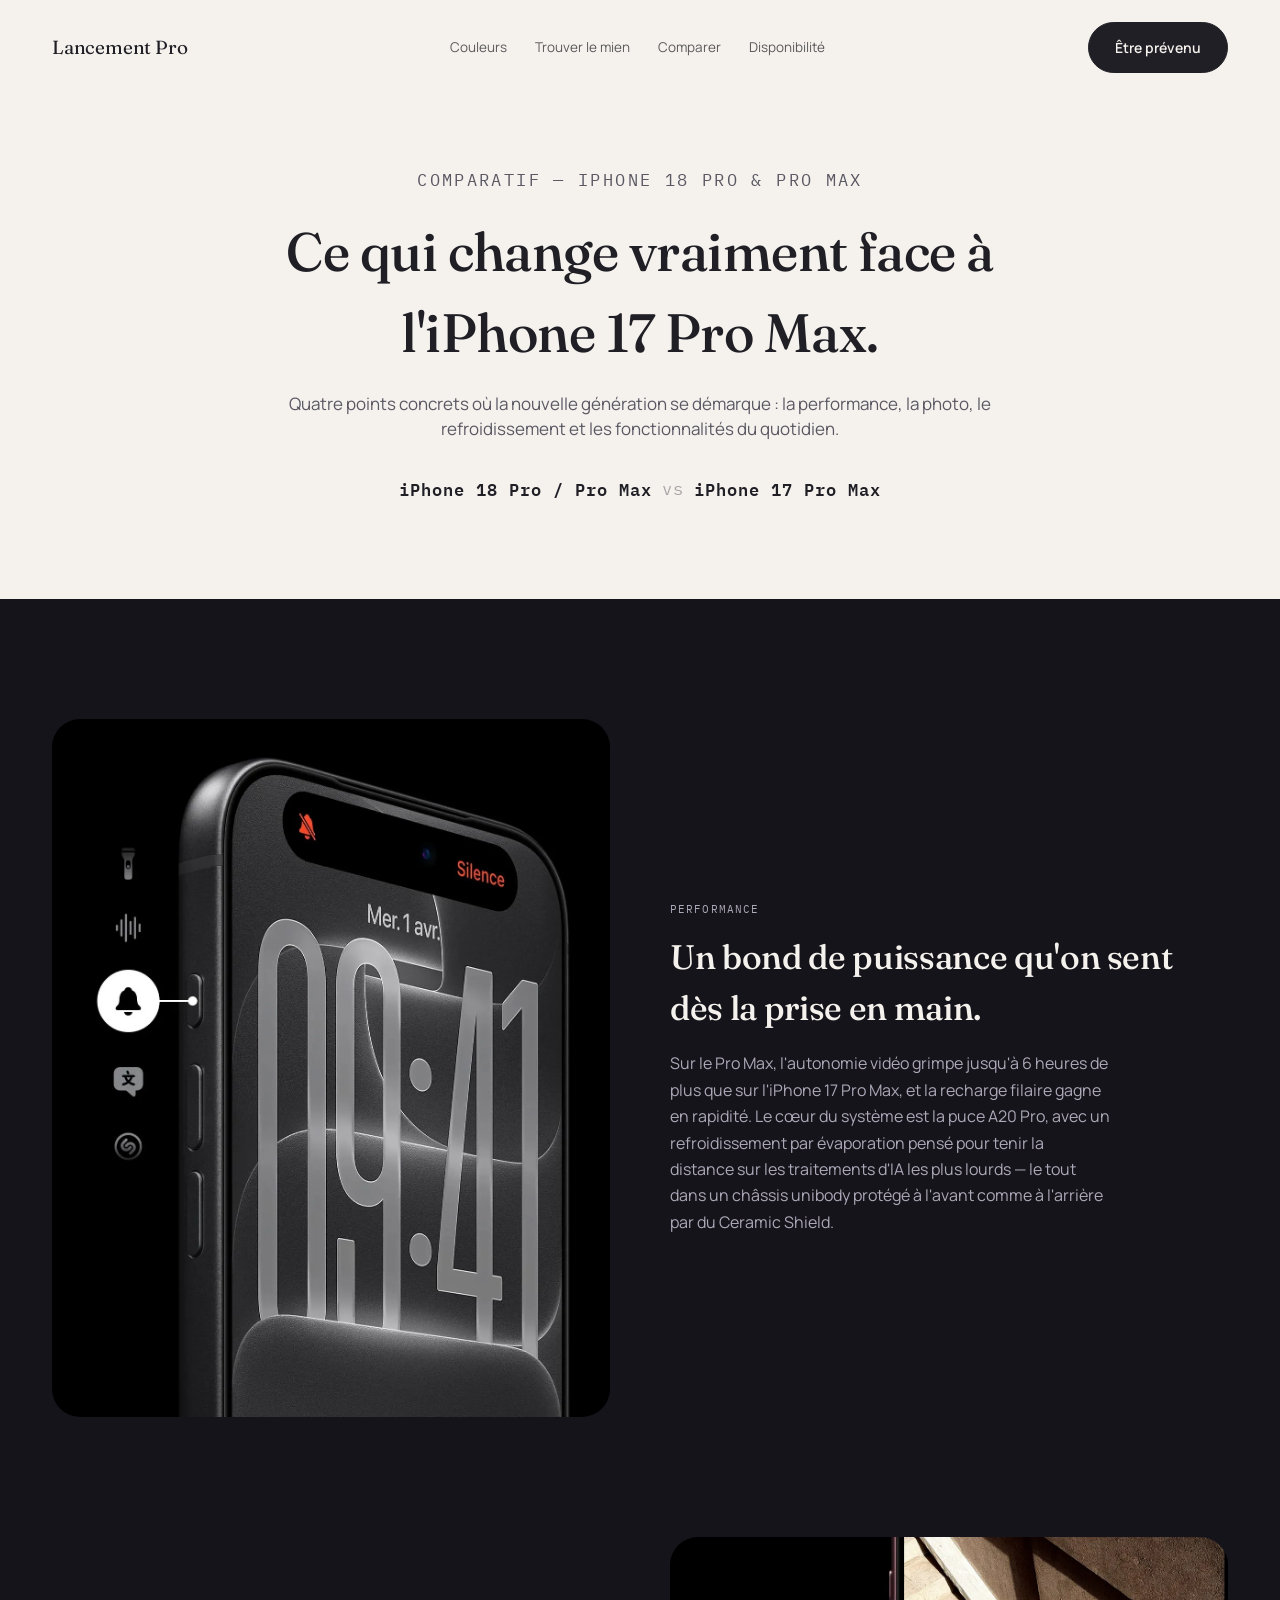
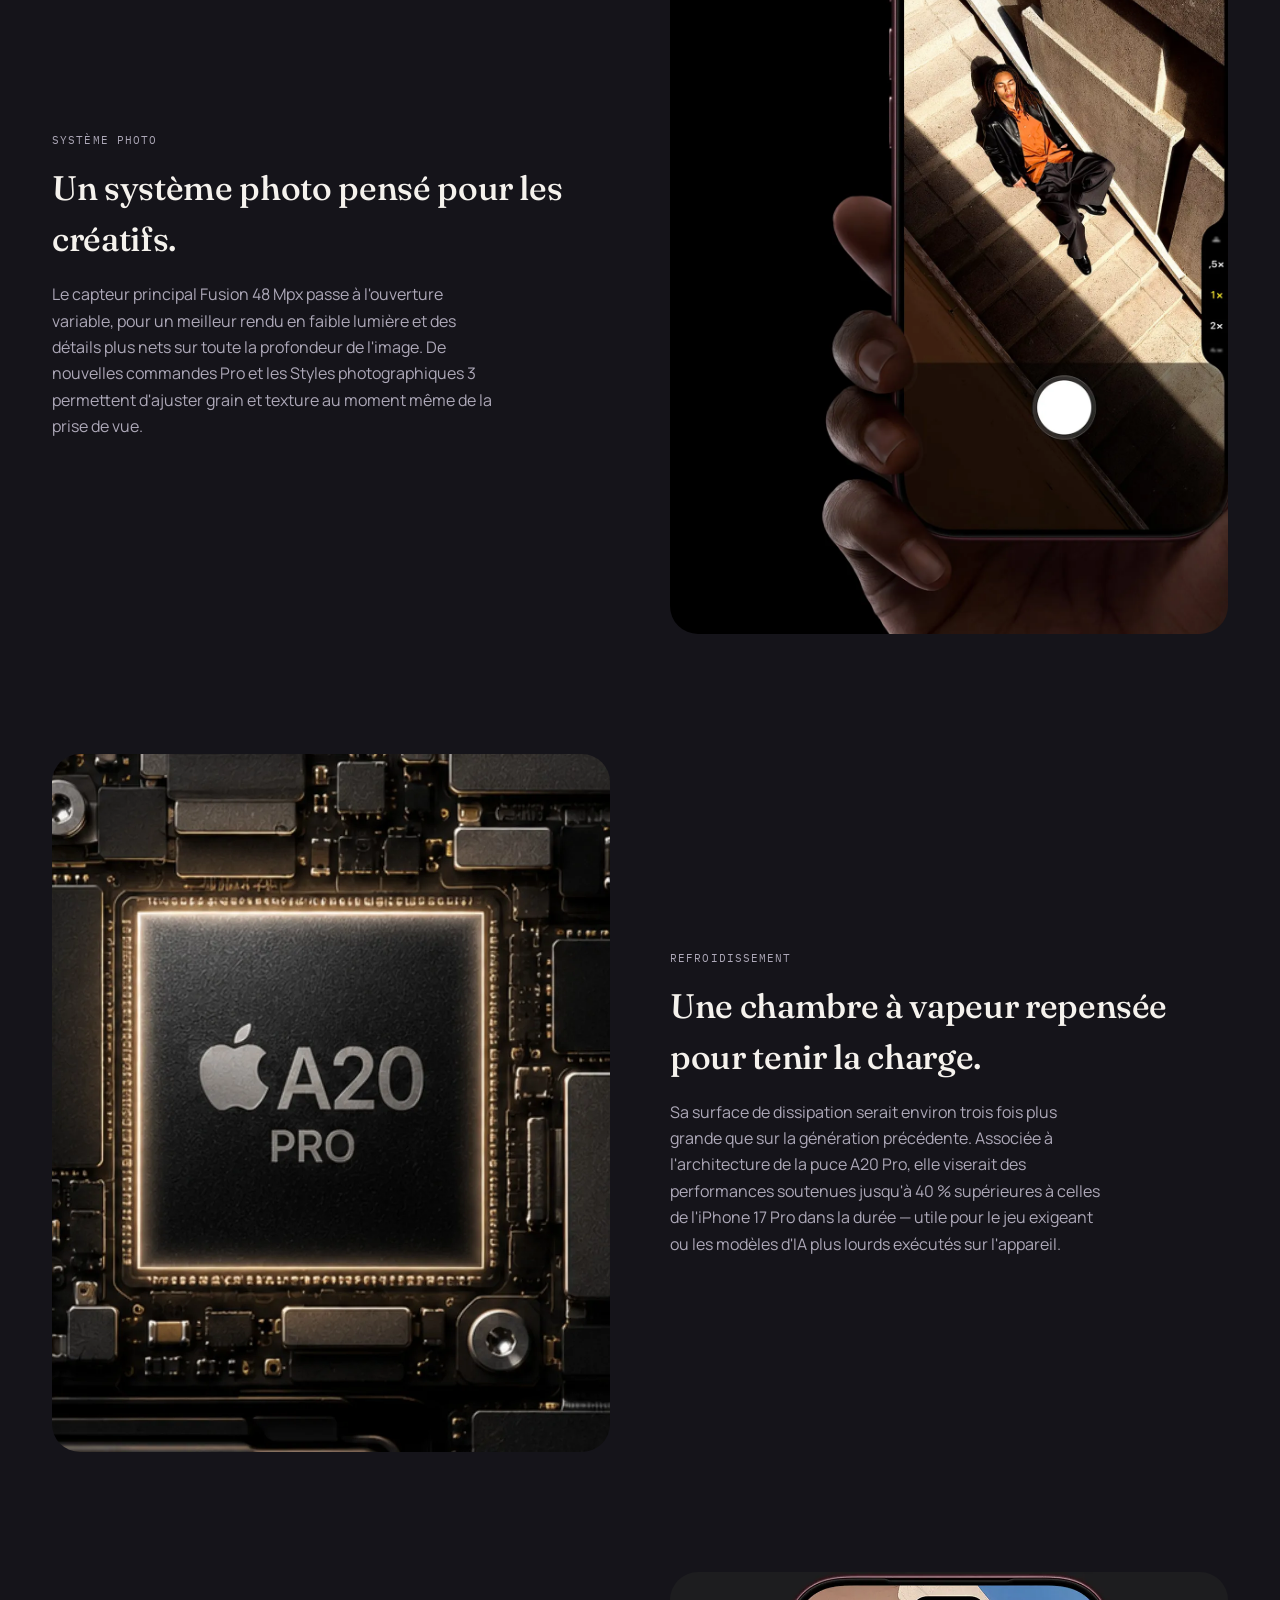
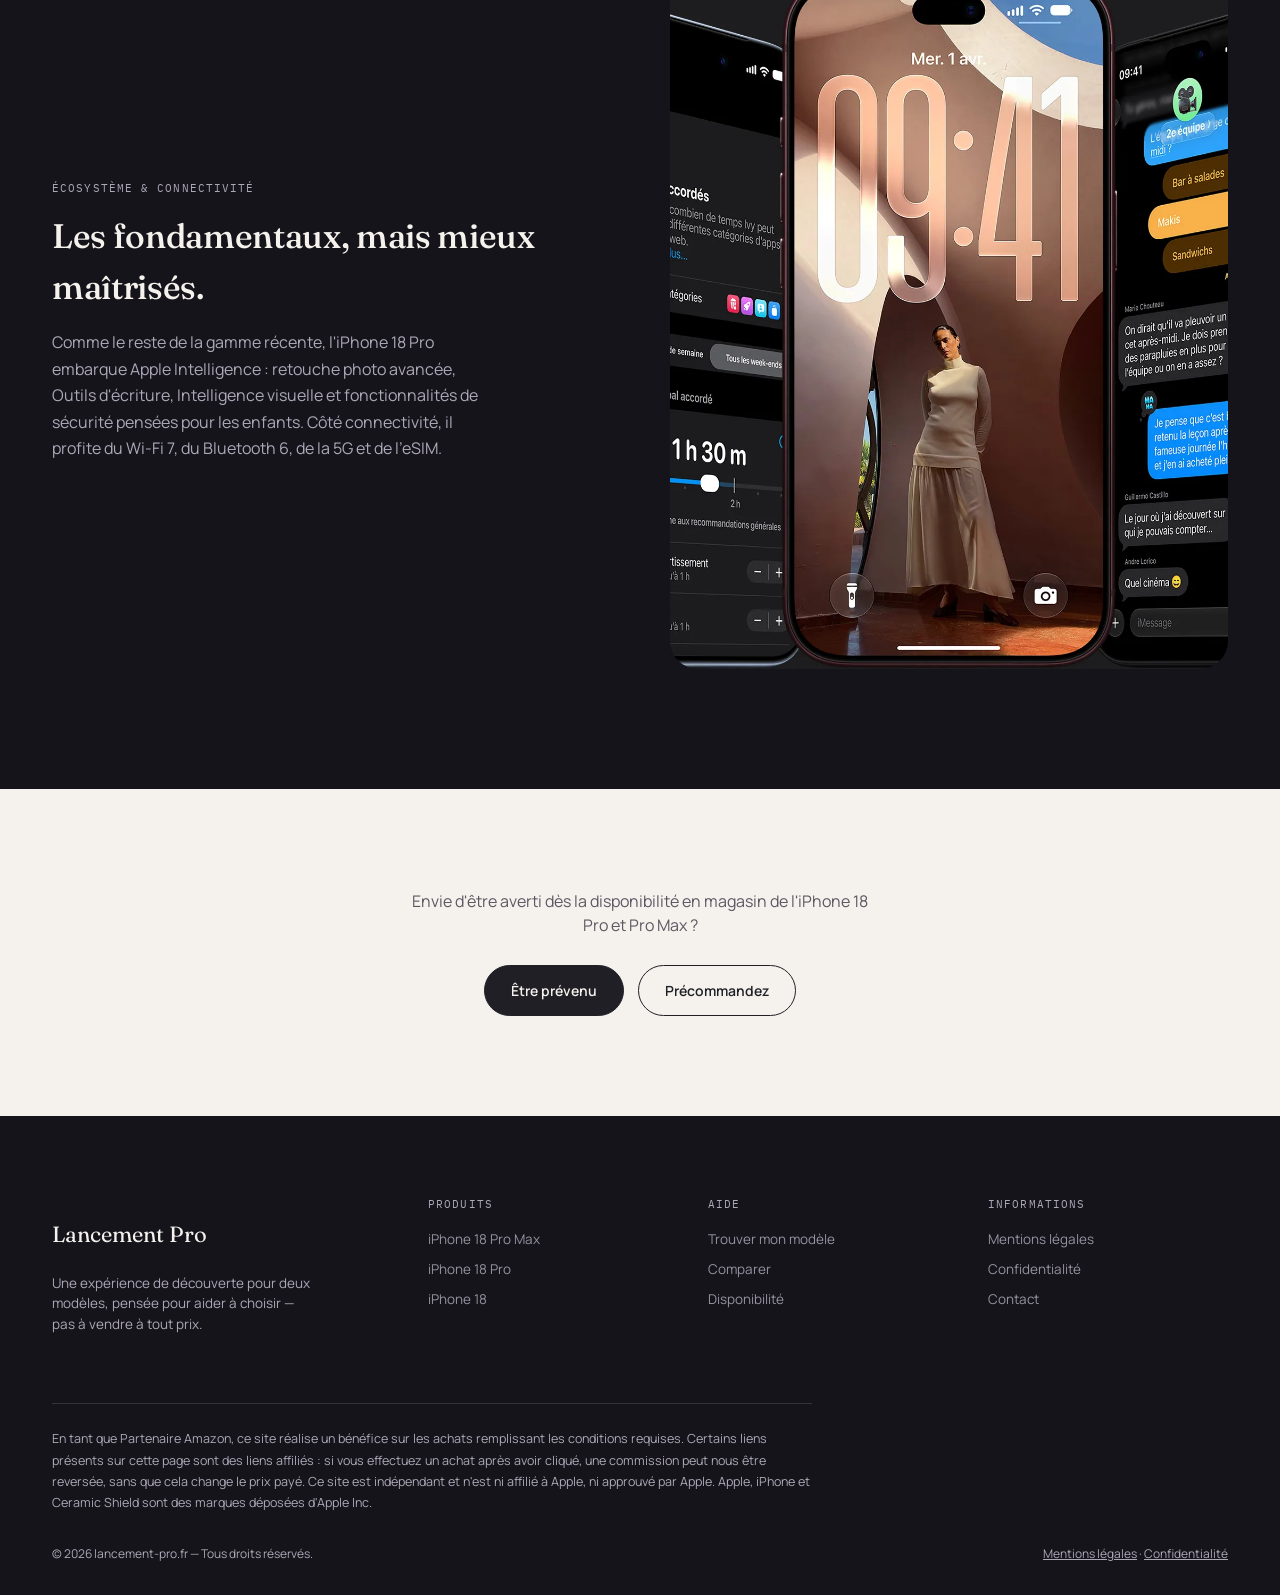
<file: iphone-18-pro-vs-17-pro-max.html>
<!DOCTYPE html>
<html lang="fr">
<head>
<meta charset="UTF-8">
<meta name="viewport" content="width=device-width, initial-scale=1.0">

<title>iPhone 18 Pro et Pro Max vs iPhone 17 Pro Max : ce qui change</title>
<meta name="description" content="Performance, photo, refroidissement et fonctionnalités : les quatre points où l'iPhone 18 Pro et Pro Max se démarquent réellement de l'iPhone 17 Pro Max.">
<link rel="canonical" href="https://www.lancement-pro.fr/iphone-18-pro-vs-17-pro-max.html">
<meta name="robots" content="index, follow, max-image-preview:large">
<meta name="theme-color" content="#F5F2ED">

<meta property="og:type" content="website">
<meta property="og:locale" content="fr_FR">
<meta property="og:site_name" content="Lancement Pro">
<meta property="og:title" content="iPhone 18 Pro et Pro Max vs iPhone 17 Pro Max : ce qui change">
<meta property="og:description" content="Performance, photo, refroidissement et fonctionnalités : ce que la nouvelle génération apporte réellement en plus.">
<meta property="og:url" content="https://www.lancement-pro.fr/iphone-18-pro-vs-17-pro-max.html">
<meta property="og:image" content="https://www.lancement-pro.fr/images/hero-iphone-18-pro-max.webp">

<link rel="icon" href="/favicon.ico" sizes="any">
<link rel="icon" href="/favicon.svg" type="image/svg+xml">
<link rel="apple-touch-icon" href="/apple-touch-icon.png">

<link rel="preconnect" href="https://fonts.googleapis.com">
<link rel="preconnect" href="https://fonts.gstatic.com" crossorigin>
<link rel="preload" as="style" href="https://fonts.googleapis.com/css2?family=Fraunces:ital,opsz,wght@0,9..144,300;0,9..144,400;0,9..144,500;0,9..144,600;1,9..144,400;1,9..144,500&family=Manrope:wght@400;500;600;700&family=IBM+Plex+Mono:wght@400;500&display=swap">
<link rel="stylesheet" href="https://fonts.googleapis.com/css2?family=Fraunces:ital,opsz,wght@0,9..144,300;0,9..144,400;0,9..144,500;0,9..144,600;1,9..144,400;1,9..144,500&family=Manrope:wght@400;500;600;700&family=IBM+Plex+Mono:wght@400;500&display=swap" media="print" onload="this.media='all'">
<noscript><link rel="stylesheet" href="https://fonts.googleapis.com/css2?family=Fraunces:ital,opsz,wght@0,9..144,300;0,9..144,400;0,9..144,500;0,9..144,600;1,9..144,400;1,9..144,500&family=Manrope:wght@400;500;600;700&family=IBM+Plex+Mono:wght@400;500&display=swap"></noscript>

<script>document.documentElement.classList.add('js');</script>

<style>
:root{
  --ivoire:#F5F2ED;
  --ivoire-2:#EFEBE3;
  --encre:#15141A;
  --lavande:#E7E1F2;
  --argent:#C9CDD6;
  --mauve:#8E76A8;
  --accent: var(--mauve);
  --text-ink:#201F26;
  --text-ink-soft:#5B5864;
  --text-light:#F5F2ED;
  --text-light-soft:#ADA8B8;
  --line: rgba(32,31,38,0.12);
  --line-light: rgba(245,242,237,0.14);
  --radius-m:14px;
  --radius-l:28px;
  --ease: cubic-bezier(.22,1,.36,1);
  --font-display:"Fraunces", ui-serif, Georgia, serif;
  --font-body:"Manrope", ui-sans-serif, system-ui, sans-serif;
  --font-mono:"IBM Plex Mono", ui-monospace, monospace;
}
*,*::before,*::after{box-sizing:border-box;}
html{scroll-behavior:smooth;}
@media (prefers-reduced-motion: reduce){
  html{scroll-behavior:auto;}
  *,*::before,*::after{animation-duration:0.01ms !important;animation-iteration-count:1 !important;transition-duration:0.01ms !important;scroll-behavior:auto !important;}
}
body{margin:0;background:var(--ivoire);color:var(--text-ink);font-family:var(--font-body);font-size:16px;line-height:1.5;-webkit-font-smoothing:antialiased;overflow-x:hidden;}
img{max-width:100%;display:block;height:auto;}
a{color:inherit;}
button{font-family:inherit;}
::selection{background:color-mix(in srgb, var(--accent) 22%, transparent);}

.wrap{max-width:1240px;margin:0 auto;padding:0 32px;}
@media (max-width:720px){.wrap{padding:0 20px;}}

.sr-only{position:absolute;width:1px;height:1px;padding:0;margin:-1px;overflow:hidden;clip:rect(0,0,0,0);white-space:nowrap;border:0;}
.skip-link{position:absolute;left:16px;top:-60px;z-index:300;background:var(--encre);color:var(--text-light);padding:12px 20px;border-radius:999px;font-size:13px;text-decoration:none;transition:top .2s var(--ease);}
.skip-link:focus{top:16px;}

.eyebrow{font-family:var(--font-mono);font-size:11px;letter-spacing:0.14em;text-transform:uppercase;color:var(--text-ink-soft);}
.eyebrow.on-dark{color:var(--text-light-soft);}
h1,h2,h3{font-family:var(--font-display);font-weight:500;letter-spacing:-0.01em;margin:0;}

.btn{display:inline-flex;align-items:center;gap:10px;padding:14px 26px;border-radius:999px;border:1px solid var(--text-ink);background:transparent;color:var(--text-ink);font-family:var(--font-body);font-weight:600;font-size:14px;cursor:pointer;text-decoration:none;transition:background .35s var(--ease), color .35s var(--ease), border-color .35s var(--ease), transform .2s var(--ease);}
.btn:hover{background:var(--text-ink);color:var(--ivoire);}
.btn:active{transform:scale(0.98);}
.btn:focus-visible{outline:2px solid var(--accent);outline-offset:3px;}
.btn.primary{background:var(--text-ink);color:var(--ivoire);}
.btn.primary:hover{background:var(--accent);border-color:var(--accent);color:var(--encre);}
.btn.on-dark{border-color:var(--text-light);color:var(--text-light);}
.btn.on-dark:hover{background:var(--text-light);color:var(--encre);}

/* ================= NAV (identique à la page d'accueil) ================= */
header.site-nav{position:fixed;top:0;left:0;right:0;z-index:100;padding:22px 0;transition:padding .4s var(--ease), background .4s var(--ease), border-color .4s var(--ease);border-bottom:1px solid transparent;}
header.site-nav.scrolled{padding:14px 0;background:rgba(245,242,237,0.86);backdrop-filter:blur(14px);-webkit-backdrop-filter:blur(14px);border-color:var(--line);}
.nav-inner{display:flex;align-items:center;justify-content:space-between;gap:24px;}
.nav-mark{font-family:var(--font-display);font-size:19px;letter-spacing:-0.01em;text-decoration:none;}
.nav-links{display:flex;gap:28px;list-style:none;margin:0;padding:0;font-size:13.5px;}
.nav-item-hidden{display:none;}
.nav-links a{text-decoration:none;opacity:.72;transition:opacity .25s;}
.nav-links a:hover,.nav-links a:focus-visible{opacity:1;}
.nav-cta{display:flex;align-items:center;gap:14px;}
.nav-toggle{display:none;align-items:center;justify-content:center;width:44px;height:44px;padding:0;background:none;border:1px solid var(--line);border-radius:999px;cursor:pointer;transition:background .25s, border-color .25s;}
.nav-toggle:focus-visible{outline:2px solid var(--accent);outline-offset:3px;}
.nav-toggle .bars{position:relative;width:18px;height:12px;display:block;}
.nav-toggle .bars span{position:absolute;left:0;width:100%;height:1.5px;background:var(--text-ink);border-radius:2px;transition:transform .3s var(--ease), opacity .2s var(--ease);}
.nav-toggle .bars span:nth-child(1){top:0;}
.nav-toggle .bars span:nth-child(2){top:5px;}
.nav-toggle .bars span:nth-child(3){top:10px;}
.nav-toggle[aria-expanded="true"] .bars span:nth-child(1){transform:translateY(5px) rotate(45deg);}
.nav-toggle[aria-expanded="true"] .bars span:nth-child(2){opacity:0;}
.nav-toggle[aria-expanded="true"] .bars span:nth-child(3){transform:translateY(-5px) rotate(-45deg);}
.nav-panel{display:none;position:fixed;inset:0;z-index:99;background:var(--ivoire);padding:104px 20px 40px;overflow-y:auto;opacity:0;transform:translateY(-12px);transition:opacity .3s var(--ease), transform .3s var(--ease);}
.nav-panel.open{opacity:1;transform:translateY(0);}
.nav-panel ul{list-style:none;margin:0;padding:0;display:flex;flex-direction:column;gap:4px;}
.nav-panel a:not(.btn){display:block;padding:16px 0;font-family:var(--font-display);font-size:26px;font-weight:500;letter-spacing:-0.01em;text-decoration:none;border-bottom:1px solid var(--line);}
.nav-panel a:not(.btn):focus-visible{outline:2px solid var(--accent);outline-offset:2px;}
.nav-panel .btn{margin-top:28px;width:100%;justify-content:center;}
body.nav-open{overflow:hidden;}
@media (max-width:860px){
  .nav-links{display:none;}
  .nav-cta .btn{display:none;}
  .nav-toggle{display:inline-flex;}
  .nav-panel:not([hidden]){display:block;}
}
@supports (padding: max(0px)){
  header.site-nav{padding-left:max(0px, env(safe-area-inset-left));padding-right:max(0px, env(safe-area-inset-right));}
}

/* ================= REVEAL ================= */
.js .reveal{opacity:0;transform:translateY(28px);transition:opacity .9s var(--ease), transform .9s var(--ease);}
.js .reveal.in{opacity:1;transform:translateY(0);}

/* ================= INTRO ================= */
main{padding-top:150px;}
.intro-head{max-width:720px;margin:0 auto 8px;text-align:center;}
.intro-head h1{font-size:clamp(32px,4.6vw,54px);margin-top:16px;}
.intro-head p{margin-top:18px;color:var(--text-ink-soft);font-size:17px;}
.compare-vs-chip{
  display:inline-flex;align-items:center;gap:10px;margin-top:28px;
  font-family:var(--font-mono);font-size:12px;letter-spacing:.06em;
  color:var(--text-ink-soft);
}
.compare-vs-chip strong{color:var(--text-ink);font-weight:600;}
.compare-vs-chip span.sep{opacity:.5;}

/* ================= SECTIONS IMAGE / TEXTE ================= */
.dark-section{background:var(--encre);color:var(--text-light);padding:120px 0;margin-top:80px;}
@media (max-width:720px){.dark-section{padding:80px 0;}}
.moment{display:grid;grid-template-columns:1fr 1fr;gap:60px;align-items:center;}
.moment:nth-of-type(even){direction:rtl;}
.moment:nth-of-type(even) > *{direction:ltr;}
@media (max-width:900px){.moment,.moment:nth-of-type(even){grid-template-columns:1fr;direction:ltr;gap:36px;}}
.moment + .moment{margin-top:120px;}
@media (max-width:900px){.moment + .moment{margin-top:80px;}}
.moment-media{aspect-ratio:4/5;border-radius:var(--radius-l);background:linear-gradient(160deg, var(--lavande), var(--argent));position:relative;overflow:hidden;}
.moment-media img{width:100%;height:100%;object-fit:cover;}
.compare-media-ph{
  display:none;position:absolute;inset:0;align-items:center;justify-content:center;flex-direction:column;
  text-align:center;gap:6px;padding:24px;
  font-family:var(--font-mono);font-size:12px;line-height:1.6;color:rgba(32,31,38,0.55);
}
.compare-media-ph code{font-size:11px;opacity:.85;}
.moment-tag{font-family:var(--font-mono);font-size:11px;letter-spacing:.1em;text-transform:uppercase;color:var(--text-light-soft);}
.moment-copy h3{font-size:clamp(24px,3.2vw,34px);margin-top:14px;}
.moment-copy p{margin-top:16px;color:var(--text-light-soft);max-width:440px;line-height:1.65;}

/* ================= CTA DE FIN ================= */
.compare-end{padding:100px 0;text-align:center;}
.compare-end p{color:var(--text-ink-soft);max-width:480px;margin:0 auto 28px;font-size:16px;}
.compare-end-actions{display:flex;gap:14px;justify-content:center;flex-wrap:wrap;}

/* ================= FOOTER ================= */
footer{background:var(--encre);color:var(--text-light-soft);padding:80px 0 32px;}
.footer-grid{display:grid;grid-template-columns:1.4fr repeat(3,1fr);gap:40px;}
@media (max-width:800px){.footer-grid{grid-template-columns:1fr 1fr;}}
.footer-mark{font-family:var(--font-display);font-size:22px;color:var(--text-light);}
.footer-intro{margin-top:14px;max-width:260px;font-size:13.5px;}
.footer-col h2{font-family:var(--font-mono);font-size:11px;font-weight:400;letter-spacing:.1em;text-transform:uppercase;color:var(--text-light-soft);margin:0 0 16px;}
.footer-col ul{list-style:none;padding:0;margin:0;display:flex;flex-direction:column;gap:10px;font-size:13.5px;}
.footer-col a{text-decoration:none;opacity:.85;}
.footer-col a:hover,.footer-col a:focus-visible{opacity:1;text-decoration:underline;}
.footer-disclosure{margin-top:56px;padding-top:24px;border-top:1px solid var(--line-light);font-size:12.5px;line-height:1.7;max-width:760px;}
.footer-disclosure a{color:var(--text-light);}
.footer-bottom{margin-top:32px;display:flex;justify-content:space-between;flex-wrap:wrap;gap:12px;font-size:12px;}

@media (max-width:380px){.wrap{padding:0 16px;}}
</style>
</head>
<body>

<a href="#contenu" class="skip-link">Aller au contenu principal</a>

<!-- ================= NAV ================= -->
<header class="site-nav" id="siteNav">
  <div class="wrap nav-inner">
    <a href="index.html#top" class="nav-mark">Lancement Pro</a>
    <nav aria-label="Navigation principale">
      <ul class="nav-links">
        <li class="nav-item-hidden"><a href="index.html#pro-max">Pro Max</a></li>
        <li><a href="index.html#couleurs">Couleurs</a></li>
        <li><a href="index.html#diagnostic">Trouver le mien</a></li>
        <li><a href="iphone-18-pro-vs-17-pro-max.html" aria-current="page">Comparer</a></li>
        <li><a href="index.html#disponibilite">Disponibilité</a></li>
      </ul>
    </nav>
    <div class="nav-cta">
      <a href="index.html#disponibilite" class="btn primary">Être prévenu</a>
      <button type="button" class="nav-toggle" id="navToggle" aria-expanded="false" aria-controls="navPanel" aria-label="Ouvrir le menu">
        <span class="bars" aria-hidden="true"><span></span><span></span><span></span></span>
      </button>
    </div>
  </div>
</header>

<div class="nav-panel" id="navPanel" hidden>
  <nav aria-label="Navigation mobile">
    <ul>
      <li class="nav-item-hidden"><a href="index.html#pro-max">Pro Max</a></li>
      <li><a href="index.html#couleurs">Couleurs</a></li>
      <li><a href="index.html#diagnostic">Trouver le mien</a></li>
      <li><a href="iphone-18-pro-vs-17-pro-max.html" aria-current="page">Comparer</a></li>
      <li><a href="index.html#disponibilite">Disponibilité</a></li>
      <li><a href="index.html#ecosysteme">Autour de l'iPhone</a></li>
    </ul>
    <a href="index.html#disponibilite" class="btn primary">Être prévenu</a>
  </nav>
</div>

<main id="contenu">

<section>
  <div class="wrap">
    <div class="intro-head reveal">
      <p class="eyebrow">Comparatif — iPhone 18 Pro &amp; Pro Max</p>
      <h1>Ce qui change vraiment face à l'iPhone 17 Pro Max.</h1>
      <p>Quatre points concrets où la nouvelle génération se démarque : la performance, la photo, le refroidissement et les fonctionnalités du quotidien.</p>
      <p class="compare-vs-chip"><strong>iPhone 18 Pro / Pro Max</strong><span class="sep">vs</span><strong>iPhone 17 Pro Max</strong></p>
    </div>
  </div>
</section>

<!-- ================= SECTIONS IMAGE / TEXTE ================= -->
<section class="dark-section">
  <div class="wrap">

    <div class="moment reveal">
      <div class="moment-media">
        <img src="images/compare-performance.webp" alt="iPhone 18 Pro Max, puce A20 Pro et système photo Fusion 48 Mpx" loading="lazy" decoding="async" onerror="this.style.display='none'; this.nextElementSibling.style.display='flex';">
        <span class="compare-media-ph">Image à ajouter<br><code>images/compare-performance.webp</code></span>
      </div>
      <div class="moment-copy">
        <p class="moment-tag">Performance</p>
        <h3>Un bond de puissance qu'on sent dès la prise en main.</h3>
        <p>Sur le Pro Max, l'autonomie vidéo grimpe jusqu'à 6 heures de plus que sur l'iPhone 17 Pro Max, et la recharge filaire gagne en rapidité. Le cœur du système est la puce A20 Pro, avec un refroidissement par évaporation pensé pour tenir la distance sur les traitements d'IA les plus lourds — le tout dans un châssis unibody protégé à l'avant comme à l'arrière par du Ceramic Shield.</p>
      </div>
    </div>

    <div class="moment reveal">
      <div class="moment-media">
        <img src="images/compare-camera.webp" alt="Module photo Fusion 48 Mpx à ouverture variable de l'iPhone 18 Pro" loading="lazy" decoding="async" onerror="this.style.display='none'; this.nextElementSibling.style.display='flex';">
        <span class="compare-media-ph">Image à ajouter<br><code>images/compare-camera.webp</code></span>
      </div>
      <div class="moment-copy">
        <p class="moment-tag">Système photo</p>
        <h3>Un système photo pensé pour les créatifs.</h3>
        <p>Le capteur principal Fusion 48 Mpx passe à l'ouverture variable, pour un meilleur rendu en faible lumière et des détails plus nets sur toute la profondeur de l'image. De nouvelles commandes Pro et les Styles photographiques 3 permettent d'ajuster grain et texture au moment même de la prise de vue.</p>
      </div>
    </div>

    <div class="moment reveal">
      <div class="moment-media">
        <img src="images/compare-refroidissement.webp" alt="Chambre à vapeur agrandie de l'iPhone 18 Pro" loading="lazy" decoding="async" onerror="this.style.display='none'; this.nextElementSibling.style.display='flex';">
        <span class="compare-media-ph">Image à ajouter<br><code>images/compare-refroidissement.webp</code></span>
      </div>
      <div class="moment-copy">
        <p class="moment-tag">Refroidissement</p>
        <h3>Une chambre à vapeur repensée pour tenir la charge.</h3>
        <p>Sa surface de dissipation serait environ trois fois plus grande que sur la génération précédente. Associée à l'architecture de la puce A20 Pro, elle viserait des performances soutenues jusqu'à 40&nbsp;% supérieures à celles de l'iPhone 17 Pro dans la durée — utile pour le jeu exigeant ou les modèles d'IA plus lourds exécutés sur l'appareil.</p>
      </div>
    </div>

    <div class="moment reveal">
      <div class="moment-media">
        <img src="images/compare-essentiels.webp" alt="Apple Intelligence et connectivité de l'iPhone 18 Pro" loading="lazy" decoding="async" onerror="this.style.display='none'; this.nextElementSibling.style.display='flex';">
        <span class="compare-media-ph">Image à ajouter<br><code>images/compare-essentiels.webp</code></span>
      </div>
      <div class="moment-copy">
        <p class="moment-tag">Écosystème &amp; connectivité</p>
        <h3>Les fondamentaux, mais mieux maîtrisés.</h3>
        <p>Comme le reste de la gamme récente, l'iPhone 18 Pro embarque Apple Intelligence&nbsp;: retouche photo avancée, Outils d'écriture, Intelligence visuelle et fonctionnalités de sécurité pensées pour les enfants. Côté connectivité, il profite du Wi-Fi 7, du Bluetooth 6, de la 5G et de l'eSIM.</p>
      </div>
    </div>

  </div>
</section>

<section class="compare-end">
  <div class="wrap">
    <p>Envie d'être averti dès la disponibilité en magasin de l'iPhone 18 Pro et Pro Max&nbsp;?</p>
    <div class="compare-end-actions">
      <a href="index.html#disponibilite" class="btn primary">Être prévenu</a>
      <a href="https://www.amazon.fr/dp/B0HJBDGDY1?th=1&amp;linkCode=ll2&amp;tag=danybgv-21&amp;linkId=cdbe8b5d4875ab09635aeb07f25b881c&amp;ref_=as_li_ss_tl" class="btn" rel="sponsored nofollow noopener" target="_blank">Précommandez</a>
    </div>
  </div>
</section>

</main>

<footer>
  <div class="wrap">
    <div class="footer-grid">
      <div>
        <p class="footer-mark">Lancement Pro</p>
        <p class="footer-intro">Une expérience de découverte pour deux modèles, pensée pour aider à choisir — pas à vendre à tout prix.</p>
      </div>
      <div class="footer-col">
        <h2>Produits</h2>
        <ul>
          <li><a href="index.html#pro-max">iPhone 18 Pro Max</a></li>
          <li><a href="index.html#comparer">iPhone 18 Pro</a></li>
          <li><a href="index.html#disponibilite">iPhone 18</a></li>
        </ul>
      </div>
      <div class="footer-col">
        <h2>Aide</h2>
        <ul>
          <li><a href="index.html#diagnostic">Trouver mon modèle</a></li>
          <li><a href="index.html#comparer">Comparer</a></li>
          <li><a href="index.html#disponibilite">Disponibilité</a></li>
        </ul>
      </div>
      <div class="footer-col">
        <h2>Informations</h2>
        <ul>
          <li><a href="mentions-legales.html">Mentions légales</a></li>
          <li><a href="politique-confidentialite.html">Confidentialité</a></li>
          <li><a href="mentions-legales.html#contact">Contact</a></li>
        </ul>
      </div>
    </div>

    <p class="footer-disclosure">
      En tant que Partenaire Amazon, ce site réalise un bénéfice sur les achats remplissant les conditions requises.
      Certains liens présents sur cette page sont des liens affiliés&nbsp;: si vous effectuez un achat après avoir cliqué,
      une commission peut nous être reversée, sans que cela change le prix payé.
      Ce site est indépendant et n'est ni affilié à Apple, ni approuvé par Apple.
      Apple, iPhone et Ceramic Shield sont des marques déposées d'Apple Inc.
    </p>

    <div class="footer-bottom">
      <span>© 2026 lancement-pro.fr — Tous droits réservés.</span>
      <span><a href="mentions-legales.html">Mentions légales</a> · <a href="politique-confidentialite.html">Confidentialité</a></span>
    </div>
  </div>
</footer>

<script>
(function(){
  "use strict";
  var reducedMotion = window.matchMedia('(prefers-reduced-motion: reduce)').matches;

  var nav = document.getElementById('siteNav');
  function onScrollNav(){
    if(window.scrollY > 40){ nav.classList.add('scrolled'); }
    else{ nav.classList.remove('scrolled'); }
  }
  document.addEventListener('scroll', onScrollNav, {passive:true});
  onScrollNav();

  var navToggle = document.getElementById('navToggle');
  var navPanel = document.getElementById('navPanel');
  function closeMenu(){
    navToggle.setAttribute('aria-expanded','false');
    navToggle.setAttribute('aria-label','Ouvrir le menu');
    navPanel.classList.remove('open');
    document.body.classList.remove('nav-open');
    window.setTimeout(function(){
      if(navToggle.getAttribute('aria-expanded') === 'false'){ navPanel.hidden = true; }
    }, 300);
  }
  function openMenu(){
    navPanel.hidden = false;
    void navPanel.offsetWidth;
    navToggle.setAttribute('aria-expanded','true');
    navToggle.setAttribute('aria-label','Fermer le menu');
    navPanel.classList.add('open');
    document.body.classList.add('nav-open');
  }
  navToggle.addEventListener('click', function(){
    if(navToggle.getAttribute('aria-expanded') === 'true'){ closeMenu(); } else { openMenu(); }
  });
  navPanel.querySelectorAll('a').forEach(function(link){ link.addEventListener('click', closeMenu); });
  document.addEventListener('keydown', function(e){
    if(e.key === 'Escape' && navToggle.getAttribute('aria-expanded') === 'true'){
      closeMenu();
      navToggle.focus();
    }
  });
  window.matchMedia('(min-width: 861px)').addEventListener('change', function(e){
    if(e.matches && navToggle.getAttribute('aria-expanded') === 'true'){ closeMenu(); }
  });

  var revealEls = document.querySelectorAll('.reveal');
  if('IntersectionObserver' in window && !reducedMotion){
    var io = new IntersectionObserver(function(entries){
      entries.forEach(function(entry){
        if(entry.isIntersecting){
          entry.target.classList.add('in');
          io.unobserve(entry.target);
        }
      });
    }, {threshold:0.15, rootMargin:'0px 0px -60px 0px'});
    revealEls.forEach(function(el){ io.observe(el); });
  } else {
    revealEls.forEach(function(el){ el.classList.add('in'); });
  }
})();
</script>
</body>
</html>
</file>
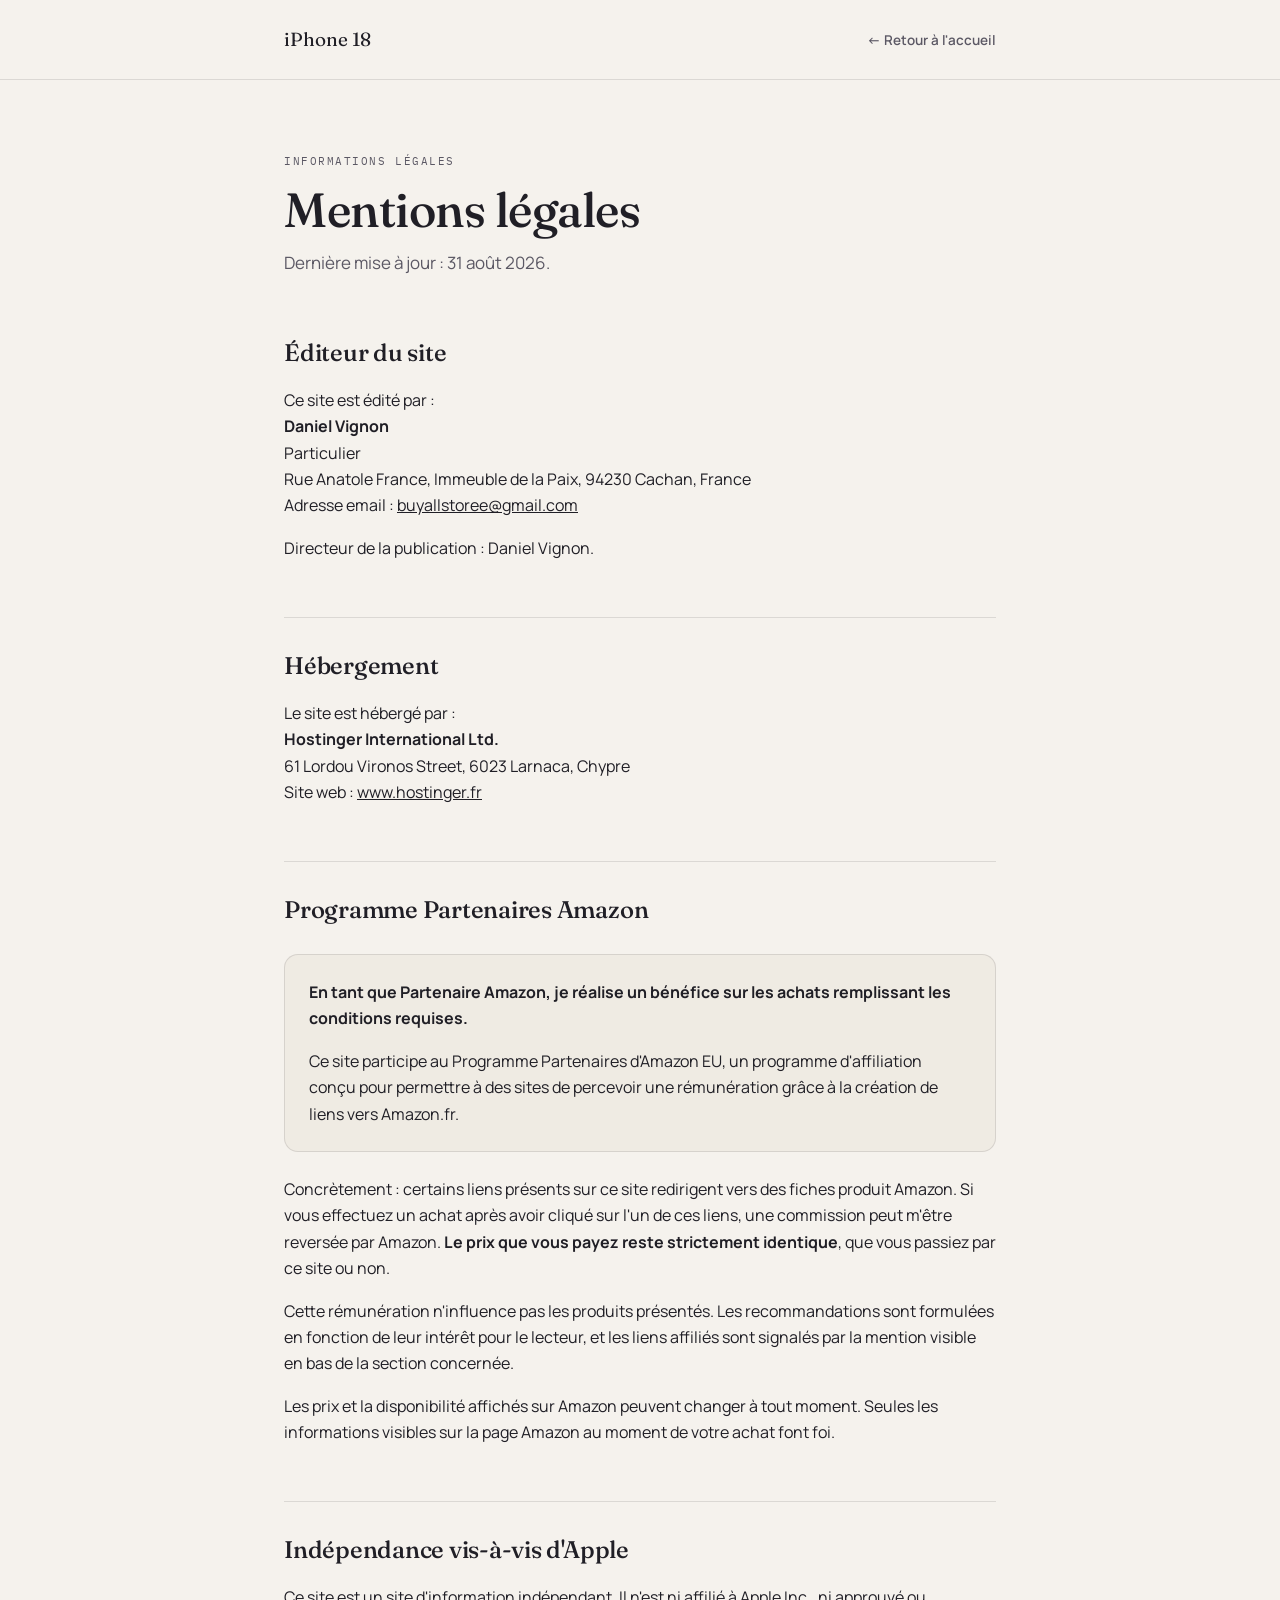
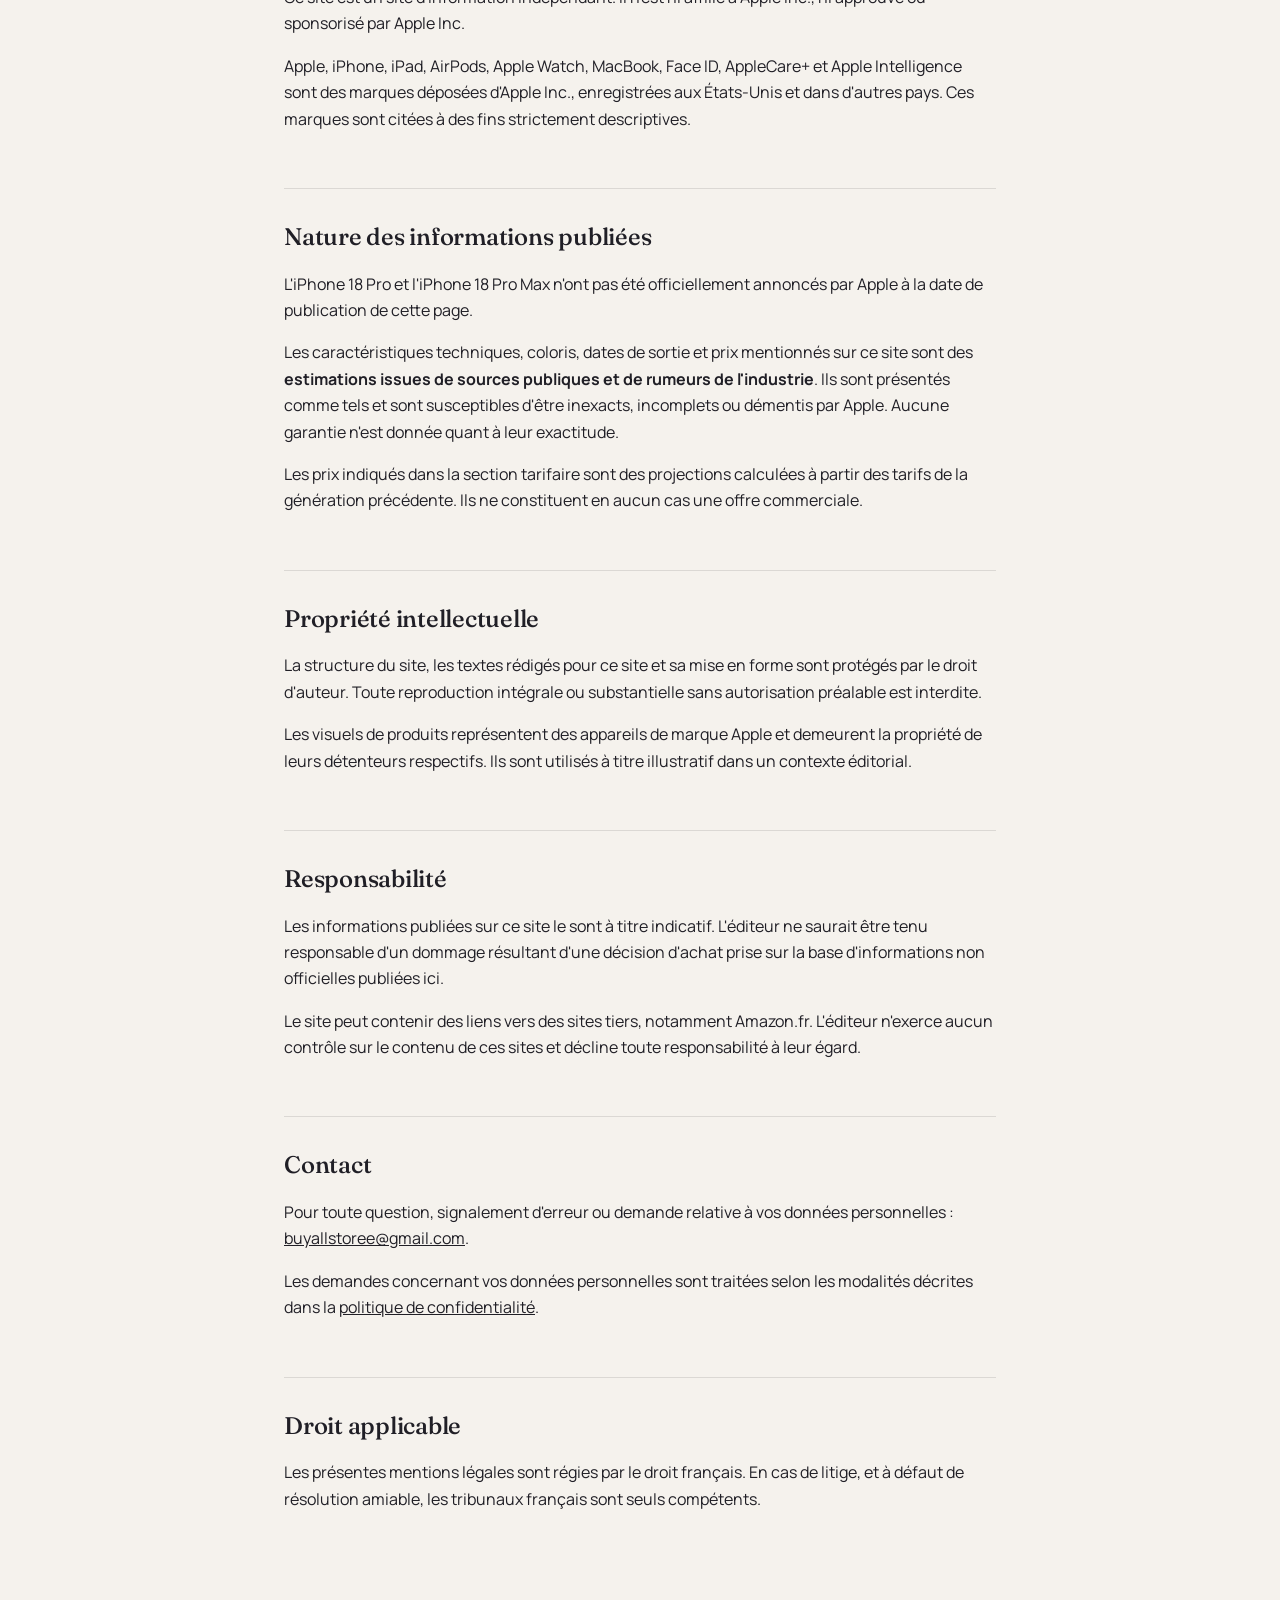
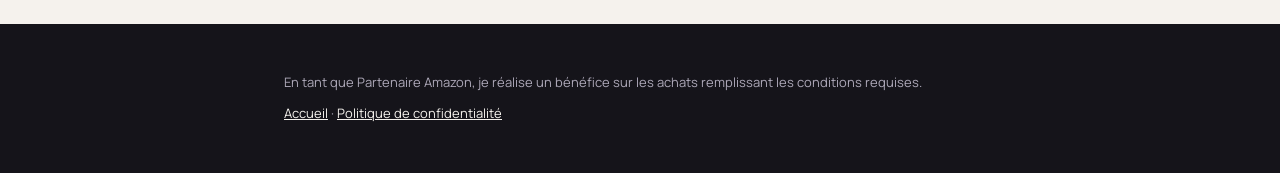
<file: mentions-legales.html>
<!DOCTYPE html>
<html lang="fr">
<head>
<meta charset="UTF-8">
<meta name="viewport" content="width=device-width, initial-scale=1.0">
<title>Mentions légales — iPhone 18 Pro</title>
<meta name="description" content="Mentions légales, éditeur, hébergeur et mention du programme Partenaires Amazon.">
<link rel="canonical" href="https://www.lancement-pro.fr/mentions-legales.html">
<meta name="robots" content="index, follow">
<meta name="theme-color" content="#F5F2ED">
<link rel="icon" href="/favicon.ico" sizes="any">
<link rel="preconnect" href="https://fonts.googleapis.com">
<link rel="preconnect" href="https://fonts.gstatic.com" crossorigin>
<link rel="stylesheet" href="https://fonts.googleapis.com/css2?family=Fraunces:opsz,wght@9..144,400;9..144,500&family=Manrope:wght@400;600;700&family=IBM+Plex+Mono:wght@400&display=swap" media="print" onload="this.media='all'">
<noscript><link rel="stylesheet" href="https://fonts.googleapis.com/css2?family=Fraunces:opsz,wght@9..144,400;9..144,500&family=Manrope:wght@400;600;700&family=IBM+Plex+Mono:wght@400&display=swap"></noscript>
<link rel="stylesheet" href="pages.css">
</head>
<body>

<header class="page-nav">
  <div class="wrap">
    <a href="index.html">iPhone 18</a>
    <a href="index.html" class="back">← Retour à l'accueil</a>
  </div>
</header>

<main>
  <div class="wrap">
    <p class="page-eyebrow">Informations légales</p>
    <h1>Mentions légales</h1>
    <p class="page-lede">Dernière mise à jour : 31 août 2026.</p>

    <h2>Éditeur du site</h2>
    <p>
      Ce site est édité par&nbsp;:<br>
      <strong>Daniel Vignon</strong><br>
      Particulier<br>
      Rue Anatole France, Immeuble de la Paix, 94230 Cachan, France<br>
      Adresse email&nbsp;: <a href="mailto:buyallstoree@gmail.com">buyallstoree@gmail.com</a>
    </p>
    <p>Directeur de la publication&nbsp;: Daniel Vignon.</p>

    <h2>Hébergement</h2>
    <p>
      Le site est hébergé par&nbsp;:<br>
      <strong>Hostinger International Ltd.</strong><br>
      61 Lordou Vironos Street, 6023 Larnaca, Chypre<br>
      Site web&nbsp;: <a href="https://www.hostinger.fr" rel="noopener">www.hostinger.fr</a>
    </p>

    <h2>Programme Partenaires Amazon</h2>
    <div class="callout">
      <p><strong>En tant que Partenaire Amazon, je réalise un bénéfice sur les achats remplissant les conditions requises.</strong></p>
      <p>Ce site participe au Programme Partenaires d'Amazon EU, un programme d'affiliation conçu pour permettre à des sites de percevoir une rémunération grâce à la création de liens vers Amazon.fr.</p>
    </div>
    <p>Concrètement&nbsp;: certains liens présents sur ce site redirigent vers des fiches produit Amazon. Si vous effectuez un achat après avoir cliqué sur l'un de ces liens, une commission peut m'être reversée par Amazon. <strong>Le prix que vous payez reste strictement identique</strong>, que vous passiez par ce site ou non.</p>
    <p>Cette rémunération n'influence pas les produits présentés. Les recommandations sont formulées en fonction de leur intérêt pour le lecteur, et les liens affiliés sont signalés par la mention visible en bas de la section concernée.</p>
    <p>Les prix et la disponibilité affichés sur Amazon peuvent changer à tout moment. Seules les informations visibles sur la page Amazon au moment de votre achat font foi.</p>

    <h2>Indépendance vis-à-vis d'Apple</h2>
    <p>Ce site est un site d'information indépendant. Il n'est ni affilié à Apple Inc., ni approuvé ou sponsorisé par Apple Inc.</p>
    <p>Apple, iPhone, iPad, AirPods, Apple Watch, MacBook, Face ID, AppleCare+ et Apple Intelligence sont des marques déposées d'Apple Inc., enregistrées aux États-Unis et dans d'autres pays. Ces marques sont citées à des fins strictement descriptives.</p>

    <h2>Nature des informations publiées</h2>
    <p>L'iPhone 18 Pro et l'iPhone 18 Pro Max n'ont pas été officiellement annoncés par Apple à la date de publication de cette page.</p>
    <p>Les caractéristiques techniques, coloris, dates de sortie et prix mentionnés sur ce site sont des <strong>estimations issues de sources publiques et de rumeurs de l'industrie</strong>. Ils sont présentés comme tels et sont susceptibles d'être inexacts, incomplets ou démentis par Apple. Aucune garantie n'est donnée quant à leur exactitude.</p>
    <p>Les prix indiqués dans la section tarifaire sont des projections calculées à partir des tarifs de la génération précédente. Ils ne constituent en aucun cas une offre commerciale.</p>

    <h2>Propriété intellectuelle</h2>
    <p>La structure du site, les textes rédigés pour ce site et sa mise en forme sont protégés par le droit d'auteur. Toute reproduction intégrale ou substantielle sans autorisation préalable est interdite.</p>
    <p>Les visuels de produits représentent des appareils de marque Apple et demeurent la propriété de leurs détenteurs respectifs. Ils sont utilisés à titre illustratif dans un contexte éditorial.</p>

    <h2>Responsabilité</h2>
    <p>Les informations publiées sur ce site le sont à titre indicatif. L'éditeur ne saurait être tenu responsable d'un dommage résultant d'une décision d'achat prise sur la base d'informations non officielles publiées ici.</p>
    <p>Le site peut contenir des liens vers des sites tiers, notamment Amazon.fr. L'éditeur n'exerce aucun contrôle sur le contenu de ces sites et décline toute responsabilité à leur égard.</p>

    <h2 id="contact">Contact</h2>
    <p>Pour toute question, signalement d'erreur ou demande relative à vos données personnelles&nbsp;: <a href="mailto:buyallstoree@gmail.com">buyallstoree@gmail.com</a>.</p>
    <p>Les demandes concernant vos données personnelles sont traitées selon les modalités décrites dans la <a href="politique-confidentialite.html">politique de confidentialité</a>.</p>

    <h2>Droit applicable</h2>
    <p>Les présentes mentions légales sont régies par le droit français. En cas de litige, et à défaut de résolution amiable, les tribunaux français sont seuls compétents.</p>
  </div>
</main>

<footer class="page-footer">
  <div class="wrap">
    <p>En tant que Partenaire Amazon, je réalise un bénéfice sur les achats remplissant les conditions requises.</p>
    <p><a href="index.html">Accueil</a> · <a href="politique-confidentialite.html">Politique de confidentialité</a></p>
  </div>
</footer>

</body>
</html>
</file>
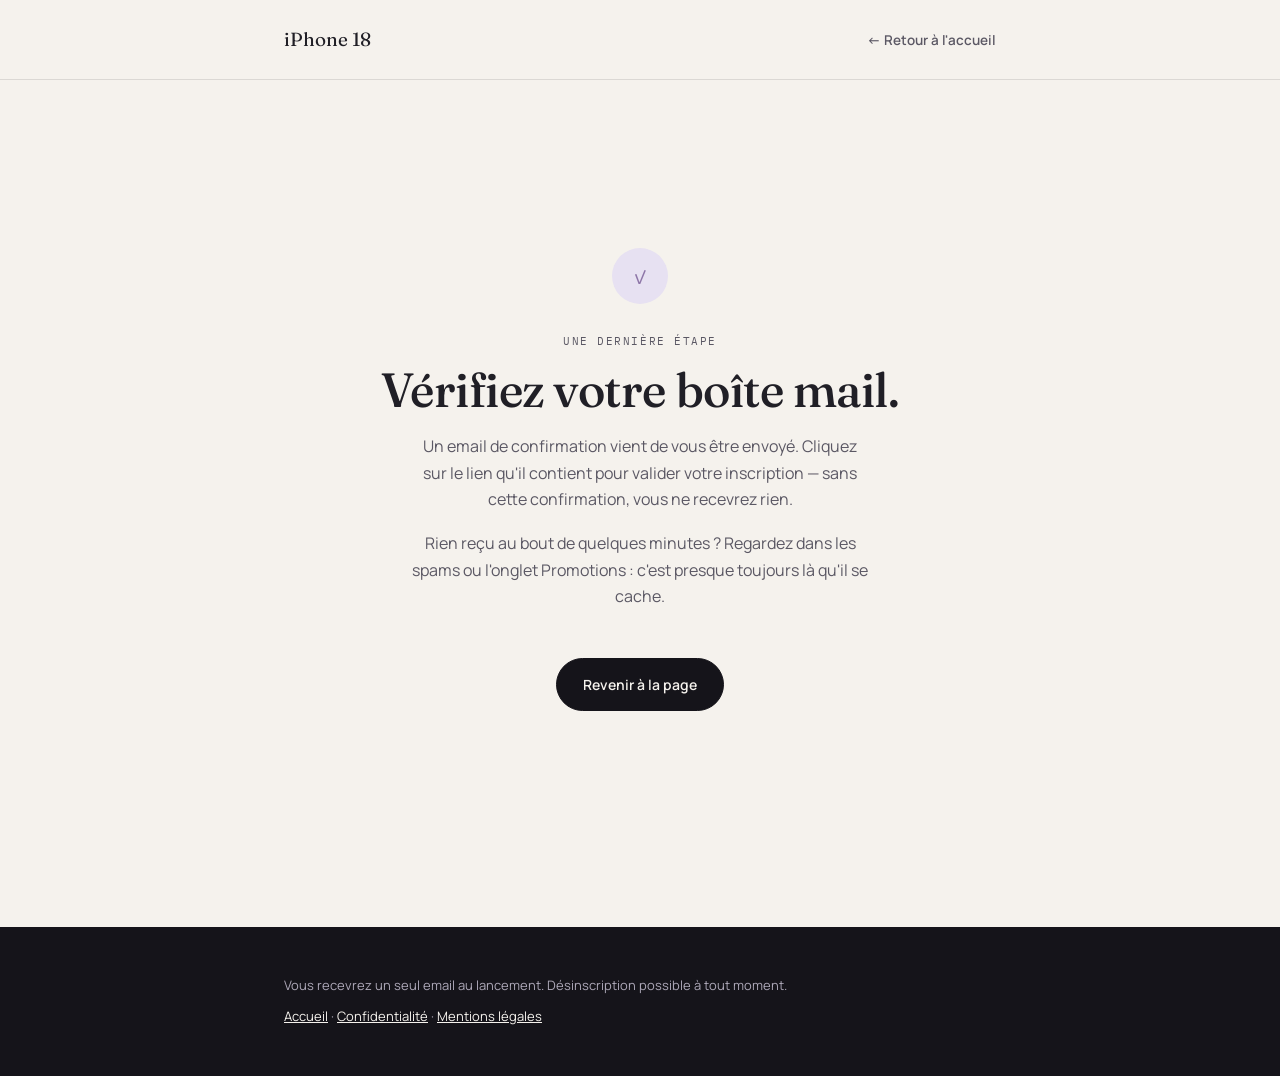
<file: merci.html>
<!DOCTYPE html>
<html lang="fr">
<head>
<meta charset="UTF-8">
<meta name="viewport" content="width=device-width, initial-scale=1.0">
<title>Vérifiez votre boîte mail — iPhone 18 Pro</title>
<meta name="description" content="Votre inscription à l'alerte de lancement de l'iPhone 18 Pro est presque terminée.">
<meta name="robots" content="noindex, follow">
<meta name="theme-color" content="#F5F2ED">
<link rel="icon" href="/favicon.ico" sizes="any">
<link rel="preconnect" href="https://fonts.googleapis.com">
<link rel="preconnect" href="https://fonts.gstatic.com" crossorigin>
<link rel="stylesheet" href="https://fonts.googleapis.com/css2?family=Fraunces:opsz,wght@9..144,400;9..144,500&family=Manrope:wght@400;600;700&family=IBM+Plex+Mono:wght@400&display=swap" media="print" onload="this.media='all'">
<noscript><link rel="stylesheet" href="https://fonts.googleapis.com/css2?family=Fraunces:opsz,wght@9..144,400;9..144,500&family=Manrope:wght@400;600;700&family=IBM+Plex+Mono:wght@400&display=swap"></noscript>
<link rel="stylesheet" href="pages.css">
</head>
<body>

<header class="page-nav">
  <div class="wrap">
    <a href="index.html">iPhone 18</a>
    <a href="index.html" class="back">← Retour à l'accueil</a>
  </div>
</header>

<main>
  <div class="wrap confirm">
    <div class="mark" aria-hidden="true">✓</div>
    <p class="page-eyebrow">Une dernière étape</p>
    <h1>Vérifiez votre boîte mail.</h1>
    <p>Un email de confirmation vient de vous être envoyé. Cliquez sur le lien qu'il contient pour valider votre inscription — sans cette confirmation, vous ne recevrez rien.</p>
    <p style="margin-top:18px;">Rien reçu au bout de quelques minutes&nbsp;? Regardez dans les spams ou l'onglet Promotions&nbsp;: c'est presque toujours là qu'il se cache.</p>
    <a href="index.html" class="btn">Revenir à la page</a>
  </div>
</main>

<footer class="page-footer">
  <div class="wrap">
    <p>Vous recevrez un seul email au lancement. Désinscription possible à tout moment.</p>
    <p><a href="index.html">Accueil</a> · <a href="politique-confidentialite.html">Confidentialité</a> · <a href="mentions-legales.html">Mentions légales</a></p>
  </div>
</footer>

</body>
</html>
</file>
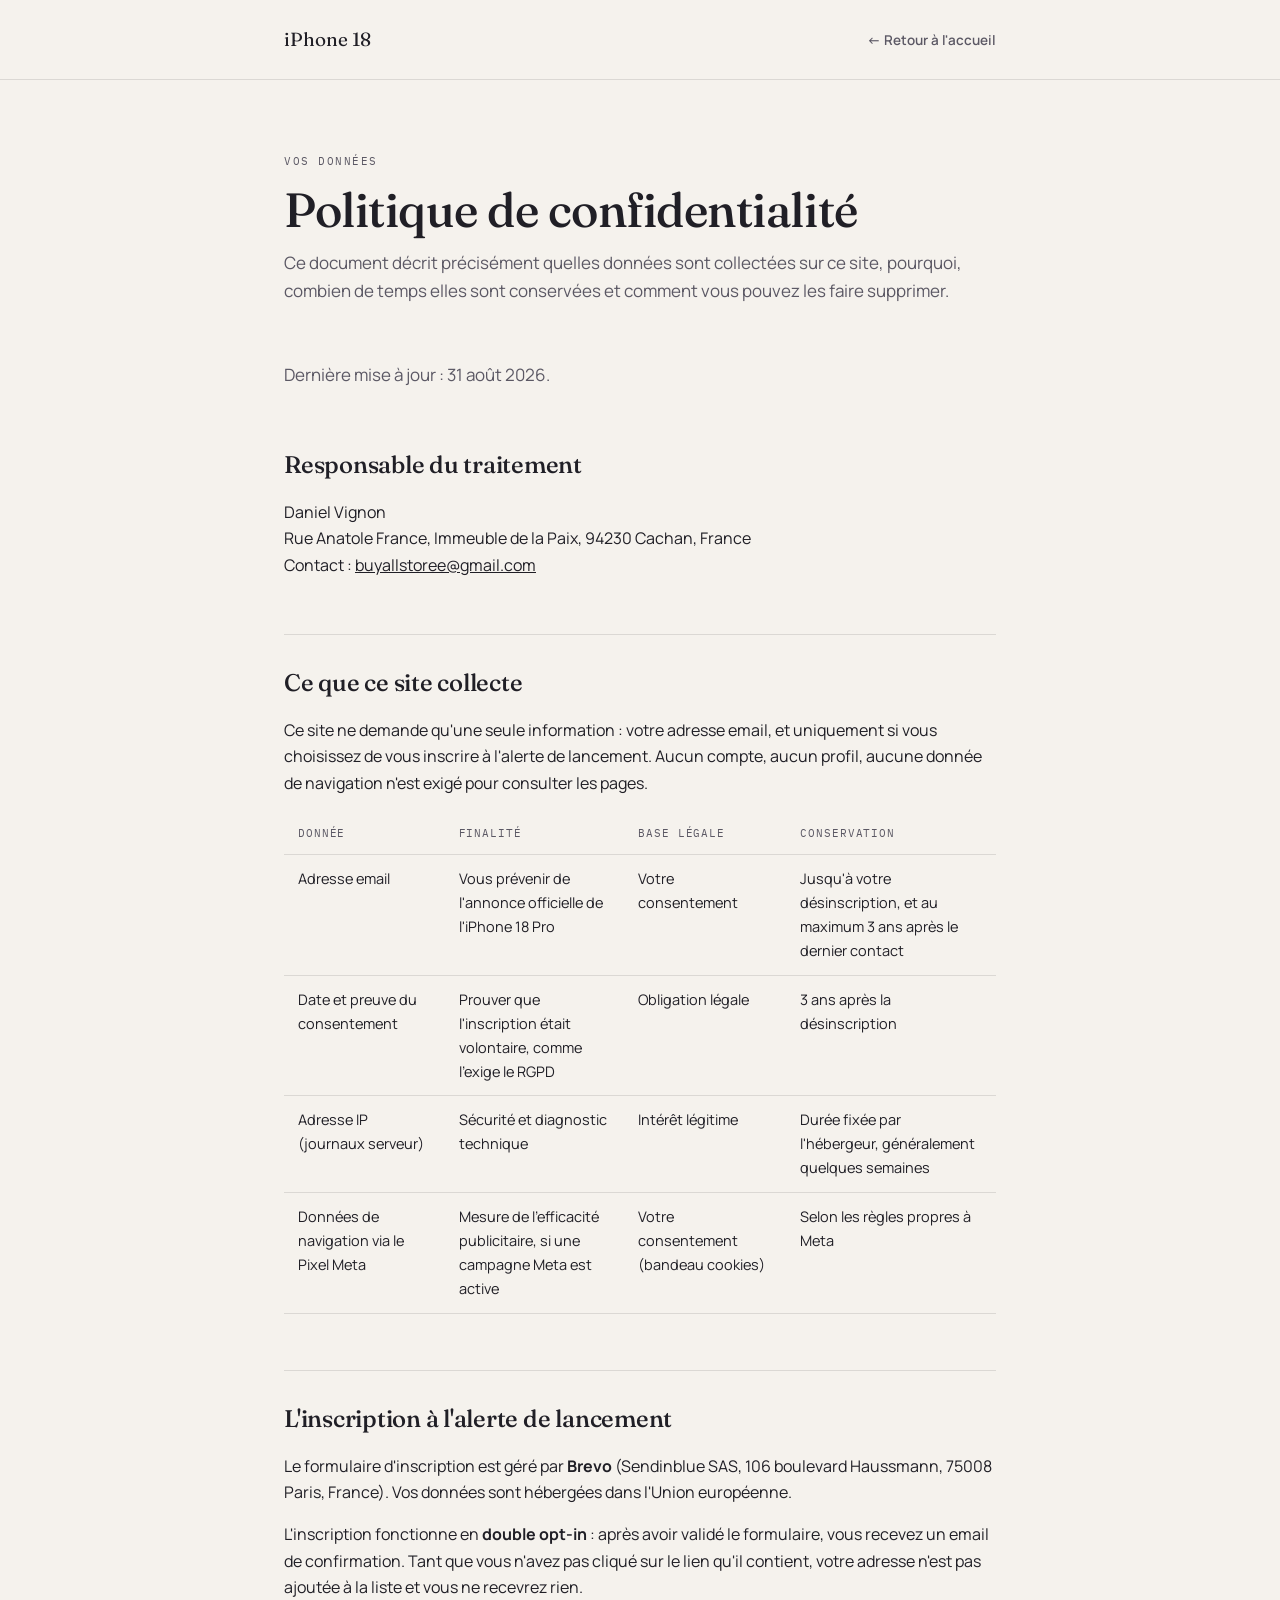
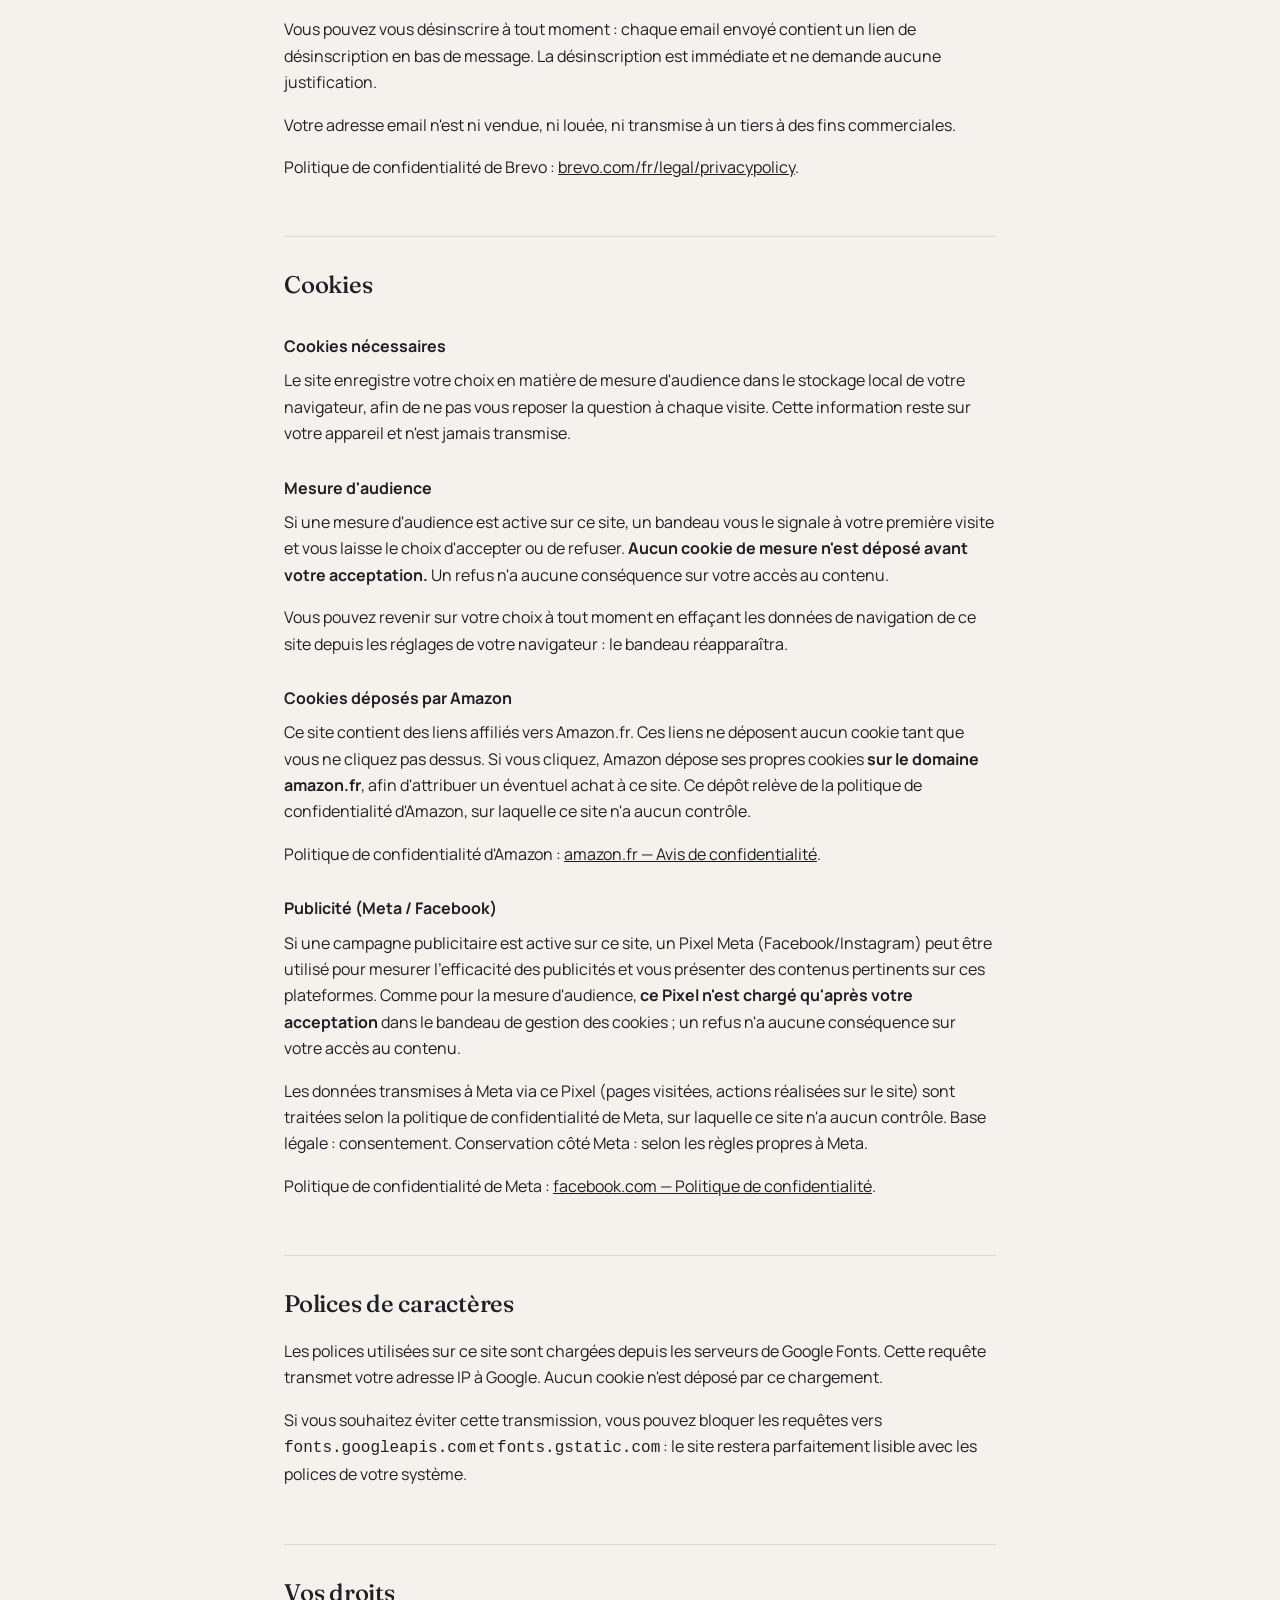
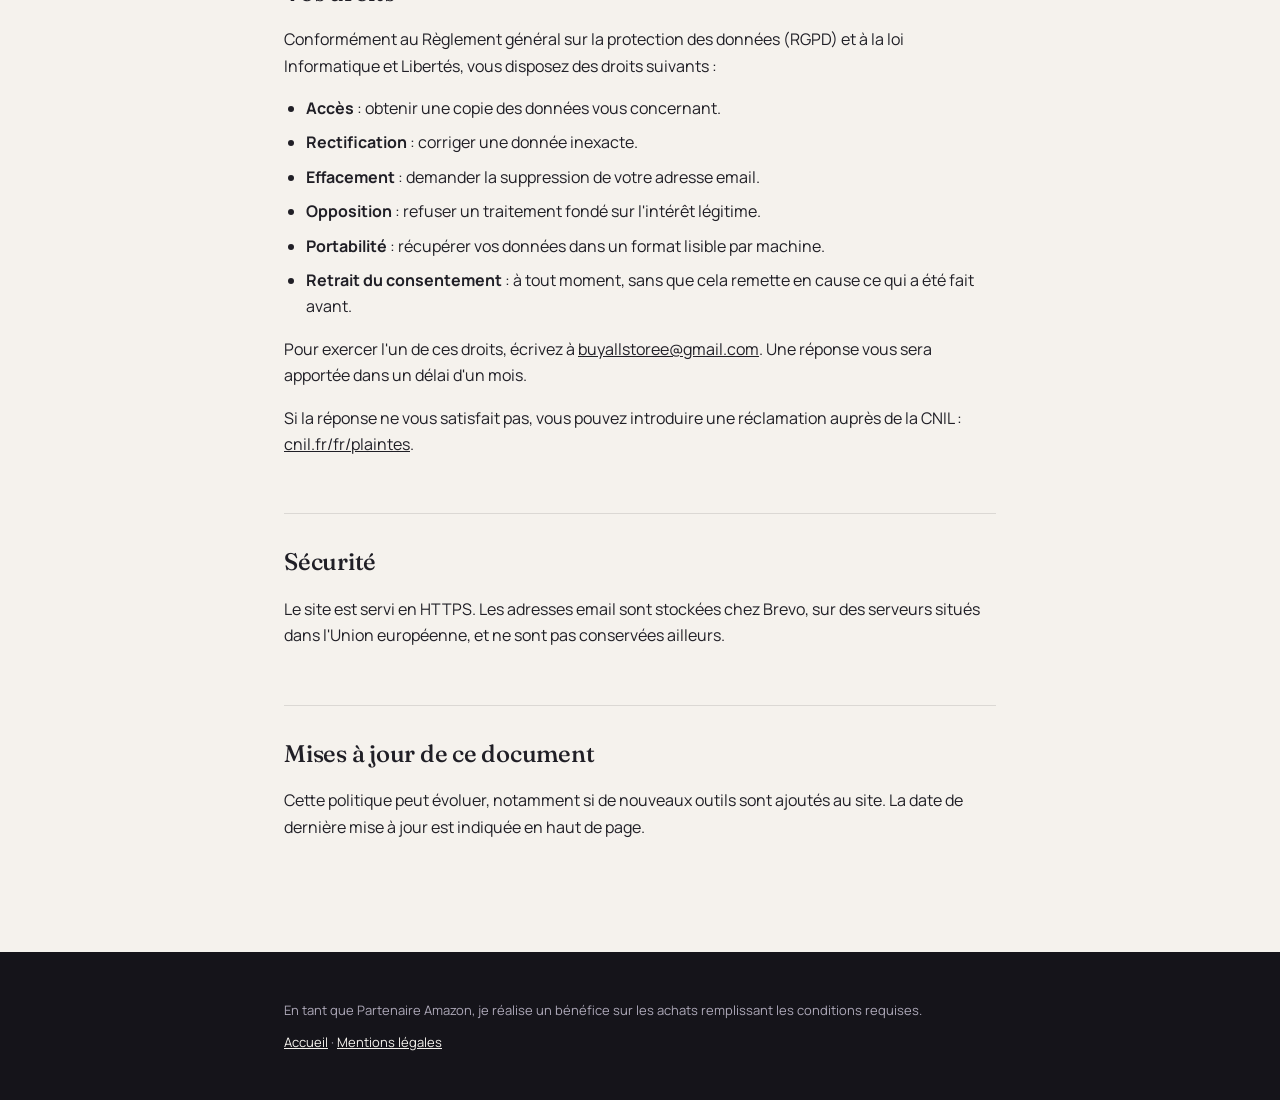
<file: politique-confidentialite.html>
<!DOCTYPE html>
<html lang="fr">
<head>
<meta charset="UTF-8">
<meta name="viewport" content="width=device-width, initial-scale=1.0">
<title>Politique de confidentialité — iPhone 18 Pro</title>
<meta name="description" content="Quelles données sont collectées sur ce site, pourquoi, combien de temps elles sont conservées et comment exercer vos droits.">
<link rel="canonical" href="https://www.lancement-pro.fr/politique-confidentialite.html">
<meta name="robots" content="index, follow">
<meta name="theme-color" content="#F5F2ED">
<link rel="icon" href="/favicon.ico" sizes="any">
<link rel="preconnect" href="https://fonts.googleapis.com">
<link rel="preconnect" href="https://fonts.gstatic.com" crossorigin>
<link rel="stylesheet" href="https://fonts.googleapis.com/css2?family=Fraunces:opsz,wght@9..144,400;9..144,500&family=Manrope:wght@400;600;700&family=IBM+Plex+Mono:wght@400&display=swap" media="print" onload="this.media='all'">
<noscript><link rel="stylesheet" href="https://fonts.googleapis.com/css2?family=Fraunces:opsz,wght@9..144,400;9..144,500&family=Manrope:wght@400;600;700&family=IBM+Plex+Mono:wght@400&display=swap"></noscript>
<link rel="stylesheet" href="pages.css">
</head>
<body>

<header class="page-nav">
  <div class="wrap">
    <a href="index.html">iPhone 18</a>
    <a href="index.html" class="back">← Retour à l'accueil</a>
  </div>
</header>

<main>
  <div class="wrap">
    <p class="page-eyebrow">Vos données</p>
    <h1>Politique de confidentialité</h1>
    <p class="page-lede">Ce document décrit précisément quelles données sont collectées sur ce site, pourquoi, combien de temps elles sont conservées et comment vous pouvez les faire supprimer.</p>
    <p class="page-lede">Dernière mise à jour : 31 août 2026.</p>

    <h2>Responsable du traitement</h2>
    <p>
      Daniel Vignon<br>
      Rue Anatole France, Immeuble de la Paix, 94230 Cachan, France<br>
      Contact&nbsp;: <a href="mailto:buyallstoree@gmail.com">buyallstoree@gmail.com</a>
    </p>

    <h2>Ce que ce site collecte</h2>
    <p>Ce site ne demande qu'une seule information&nbsp;: votre adresse email, et uniquement si vous choisissez de vous inscrire à l'alerte de lancement. Aucun compte, aucun profil, aucune donnée de navigation n'est exigé pour consulter les pages.</p>

    <table>
      <thead>
        <tr><th>Donnée</th><th>Finalité</th><th>Base légale</th><th>Conservation</th></tr>
      </thead>
      <tbody>
        <tr>
          <td>Adresse email</td>
          <td>Vous prévenir de l'annonce officielle de l'iPhone 18 Pro</td>
          <td>Votre consentement</td>
          <td>Jusqu'à votre désinscription, et au maximum 3 ans après le dernier contact</td>
        </tr>
        <tr>
          <td>Date et preuve du consentement</td>
          <td>Prouver que l'inscription était volontaire, comme l'exige le RGPD</td>
          <td>Obligation légale</td>
          <td>3 ans après la désinscription</td>
        </tr>
        <tr>
          <td>Adresse IP (journaux serveur)</td>
          <td>Sécurité et diagnostic technique</td>
          <td>Intérêt légitime</td>
          <td>Durée fixée par l'hébergeur, généralement quelques semaines</td>
        </tr>
        <tr>
          <td>Données de navigation via le Pixel Meta</td>
          <td>Mesure de l'efficacité publicitaire, si une campagne Meta est active</td>
          <td>Votre consentement (bandeau cookies)</td>
          <td>Selon les règles propres à Meta</td>
        </tr>
      </tbody>
    </table>

    <h2>L'inscription à l'alerte de lancement</h2>
    <p>Le formulaire d'inscription est géré par <strong>Brevo</strong> (Sendinblue SAS, 106 boulevard Haussmann, 75008 Paris, France). Vos données sont hébergées dans l'Union européenne.</p>
    <p>L'inscription fonctionne en <strong>double opt-in</strong>&nbsp;: après avoir validé le formulaire, vous recevez un email de confirmation. Tant que vous n'avez pas cliqué sur le lien qu'il contient, votre adresse n'est pas ajoutée à la liste et vous ne recevrez rien.</p>
    <p>Vous pouvez vous désinscrire à tout moment&nbsp;: chaque email envoyé contient un lien de désinscription en bas de message. La désinscription est immédiate et ne demande aucune justification.</p>
    <p>Votre adresse email n'est ni vendue, ni louée, ni transmise à un tiers à des fins commerciales.</p>
    <p>Politique de confidentialité de Brevo&nbsp;: <a href="https://www.brevo.com/fr/legal/privacypolicy/" rel="noopener" target="_blank">brevo.com/fr/legal/privacypolicy</a>.</p>

    <h2>Cookies</h2>
    <h3>Cookies nécessaires</h3>
    <p>Le site enregistre votre choix en matière de mesure d'audience dans le stockage local de votre navigateur, afin de ne pas vous reposer la question à chaque visite. Cette information reste sur votre appareil et n'est jamais transmise.</p>

    <h3>Mesure d'audience</h3>
    <p>Si une mesure d'audience est active sur ce site, un bandeau vous le signale à votre première visite et vous laisse le choix d'accepter ou de refuser. <strong>Aucun cookie de mesure n'est déposé avant votre acceptation.</strong> Un refus n'a aucune conséquence sur votre accès au contenu.</p>
    <p>Vous pouvez revenir sur votre choix à tout moment en effaçant les données de navigation de ce site depuis les réglages de votre navigateur&nbsp;: le bandeau réapparaîtra.</p>

    <h3>Cookies déposés par Amazon</h3>
    <p>Ce site contient des liens affiliés vers Amazon.fr. Ces liens ne déposent aucun cookie tant que vous ne cliquez pas dessus. Si vous cliquez, Amazon dépose ses propres cookies <strong>sur le domaine amazon.fr</strong>, afin d'attribuer un éventuel achat à ce site. Ce dépôt relève de la politique de confidentialité d'Amazon, sur laquelle ce site n'a aucun contrôle.</p>
    <p>Politique de confidentialité d'Amazon&nbsp;: <a href="https://www.amazon.fr/gp/help/customer/display.html?nodeId=201909010" rel="noopener" target="_blank">amazon.fr — Avis de confidentialité</a>.</p>

    <h3>Publicité (Meta / Facebook)</h3>
    <p>Si une campagne publicitaire est active sur ce site, un Pixel Meta (Facebook/Instagram) peut être utilisé pour mesurer l'efficacité des publicités et vous présenter des contenus pertinents sur ces plateformes. Comme pour la mesure d'audience, <strong>ce Pixel n'est chargé qu'après votre acceptation</strong> dans le bandeau de gestion des cookies&nbsp;; un refus n'a aucune conséquence sur votre accès au contenu.</p>
    <p>Les données transmises à Meta via ce Pixel (pages visitées, actions réalisées sur le site) sont traitées selon la politique de confidentialité de Meta, sur laquelle ce site n'a aucun contrôle. Base légale&nbsp;: consentement. Conservation côté Meta&nbsp;: selon les règles propres à Meta.</p>
    <p>Politique de confidentialité de Meta&nbsp;: <a href="https://www.facebook.com/privacy/policy/" rel="noopener" target="_blank">facebook.com — Politique de confidentialité</a>.</p>

    <h2>Polices de caractères</h2>
    <p>Les polices utilisées sur ce site sont chargées depuis les serveurs de Google Fonts. Cette requête transmet votre adresse IP à Google. Aucun cookie n'est déposé par ce chargement.</p>
    <p>Si vous souhaitez éviter cette transmission, vous pouvez bloquer les requêtes vers <code>fonts.googleapis.com</code> et <code>fonts.gstatic.com</code>&nbsp;: le site restera parfaitement lisible avec les polices de votre système.</p>

    <h2>Vos droits</h2>
    <p>Conformément au Règlement général sur la protection des données (RGPD) et à la loi Informatique et Libertés, vous disposez des droits suivants&nbsp;:</p>
    <ul>
      <li><strong>Accès</strong>&nbsp;: obtenir une copie des données vous concernant.</li>
      <li><strong>Rectification</strong>&nbsp;: corriger une donnée inexacte.</li>
      <li><strong>Effacement</strong>&nbsp;: demander la suppression de votre adresse email.</li>
      <li><strong>Opposition</strong>&nbsp;: refuser un traitement fondé sur l'intérêt légitime.</li>
      <li><strong>Portabilité</strong>&nbsp;: récupérer vos données dans un format lisible par machine.</li>
      <li><strong>Retrait du consentement</strong>&nbsp;: à tout moment, sans que cela remette en cause ce qui a été fait avant.</li>
    </ul>
    <p>Pour exercer l'un de ces droits, écrivez à <a href="mailto:buyallstoree@gmail.com">buyallstoree@gmail.com</a>. Une réponse vous sera apportée dans un délai d'un mois.</p>
    <p>Si la réponse ne vous satisfait pas, vous pouvez introduire une réclamation auprès de la CNIL&nbsp;: <a href="https://www.cnil.fr/fr/plaintes" rel="noopener" target="_blank">cnil.fr/fr/plaintes</a>.</p>

    <h2>Sécurité</h2>
    <p>Le site est servi en HTTPS. Les adresses email sont stockées chez Brevo, sur des serveurs situés dans l'Union européenne, et ne sont pas conservées ailleurs.</p>

    <h2>Mises à jour de ce document</h2>
    <p>Cette politique peut évoluer, notamment si de nouveaux outils sont ajoutés au site. La date de dernière mise à jour est indiquée en haut de page.</p>
  </div>
</main>

<footer class="page-footer">
  <div class="wrap">
    <p>En tant que Partenaire Amazon, je réalise un bénéfice sur les achats remplissant les conditions requises.</p>
    <p><a href="index.html">Accueil</a> · <a href="mentions-legales.html">Mentions légales</a></p>
  </div>
</footer>

</body>
</html>
</file>
<file: pages.css>
/* Feuille de style des pages secondaires : mentions légales,
   politique de confidentialité, confirmation d'inscription.
   Reprend les mêmes tokens que la page d'accueil. */

:root{
  --ivoire:#F5F2ED;
  --ivoire-2:#EFEBE3;
  --encre:#15141A;
  --lavande:#E7E1F2;
  --mauve:#8E76A8;
  --accent: var(--mauve);
  --text-ink:#201F26;
  --text-ink-soft:#5B5864;
  --text-light:#F5F2ED;
  --text-light-soft:#ADA8B8;
  --line: rgba(32,31,38,0.12);
  --line-light: rgba(245,242,237,0.14);
  --ease: cubic-bezier(.22,1,.36,1);
  --font-display:"Fraunces", ui-serif, Georgia, serif;
  --font-body:"Manrope", ui-sans-serif, system-ui, sans-serif;
  --font-mono:"IBM Plex Mono", ui-monospace, monospace;
}

*,*::before,*::after{box-sizing:border-box;}
@media (prefers-reduced-motion: reduce){
  *,*::before,*::after{transition-duration:0.01ms !important;animation-duration:0.01ms !important;}
}

body{
  margin:0;
  background:var(--ivoire);
  color:var(--text-ink);
  font-family:var(--font-body);
  font-size:16px;
  line-height:1.65;
  -webkit-font-smoothing:antialiased;
}
img{max-width:100%;display:block;height:auto;}
::selection{background:color-mix(in srgb, var(--accent) 22%, transparent);}

.wrap{max-width:760px;margin:0 auto;padding:0 24px;}

.page-nav{
  padding:24px 0;
  border-bottom:1px solid var(--line);
  background:var(--ivoire);
}
.page-nav .wrap{display:flex;align-items:center;justify-content:space-between;gap:16px;}
.page-nav a{
  font-family:var(--font-display);
  font-size:19px;
  text-decoration:none;
  color:var(--text-ink);
}
.page-nav .back{
  font-family:var(--font-body);
  font-size:13.5px;
  font-weight:600;
  text-decoration:none;
  color:var(--text-ink-soft);
}
.page-nav .back:hover,.page-nav .back:focus-visible{color:var(--text-ink);}

main{padding:72px 0 96px;}
@media (max-width:600px){main{padding:48px 0 72px;}}

.page-eyebrow{
  font-family:var(--font-mono);
  font-size:11px;
  letter-spacing:.14em;
  text-transform:uppercase;
  color:var(--text-ink-soft);
  margin:0 0 14px;
}
h1{
  font-family:var(--font-display);
  font-weight:500;
  font-size:clamp(32px,5vw,48px);
  line-height:1.1;
  letter-spacing:-0.01em;
  margin:0 0 12px;
}
.page-lede{color:var(--text-ink-soft);font-size:17px;margin:0 0 56px;}

h2{
  font-family:var(--font-display);
  font-weight:500;
  font-size:24px;
  letter-spacing:-0.01em;
  margin:56px 0 14px;
  padding-top:28px;
  border-top:1px solid var(--line);
}
h2:first-of-type{border-top:none;padding-top:0;margin-top:0;}
h3{
  font-family:var(--font-body);
  font-weight:700;
  font-size:16px;
  margin:28px 0 8px;
}
p{margin:0 0 16px;}
ul{margin:0 0 16px;padding-left:22px;}
li{margin-bottom:8px;}
a{color:var(--text-ink);}
a:focus-visible{outline:2px solid var(--accent);outline-offset:2px;border-radius:2px;}

.callout{
  background:var(--ivoire-2);
  border:1px solid var(--line);
  border-radius:14px;
  padding:24px;
  margin:24px 0;
}
.callout p:last-child{margin-bottom:0;}
.todo{
  background:#FBF3E4;
  border:1px dashed #C9A227;
  border-radius:14px;
  padding:20px 24px;
  margin:24px 0;
  font-size:14.5px;
}
.todo strong{font-family:var(--font-mono);font-size:11px;letter-spacing:.1em;text-transform:uppercase;display:block;margin-bottom:8px;}
.todo p:last-child{margin-bottom:0;}

table{width:100%;border-collapse:collapse;margin:0 0 24px;font-size:14.5px;}
th,td{text-align:left;padding:12px 14px;border-bottom:1px solid var(--line);vertical-align:top;}
th{font-family:var(--font-mono);font-size:11px;letter-spacing:.08em;text-transform:uppercase;color:var(--text-ink-soft);font-weight:400;}

.page-footer{
  background:var(--encre);
  color:var(--text-light-soft);
  padding:48px 0;
  font-size:13px;
}
.page-footer a{color:var(--text-light);}
.page-footer p{margin:0 0 10px;}
.page-footer p:last-child{margin-bottom:0;}

/* Page de confirmation */
.confirm{
  text-align:center;
  padding:96px 0 120px;
}
.confirm .mark{
  width:56px;height:56px;border-radius:50%;
  background:var(--lavande);
  display:flex;align-items:center;justify-content:center;
  margin:0 auto 28px;
  font-family:var(--font-mono);font-size:20px;color:var(--accent);
}
.confirm h1{margin-bottom:16px;}
.confirm p{color:var(--text-ink-soft);max-width:460px;margin-left:auto;margin-right:auto;}
.confirm .btn{
  display:inline-flex;align-items:center;gap:10px;
  margin-top:32px;
  padding:14px 26px;border-radius:999px;
  background:var(--encre);color:var(--ivoire);
  border:1px solid var(--encre);
  font-weight:600;font-size:14px;text-decoration:none;
  transition:background .35s var(--ease), color .35s var(--ease);
}
.confirm .btn:hover{background:var(--accent);border-color:var(--accent);color:var(--encre);}
</file>
